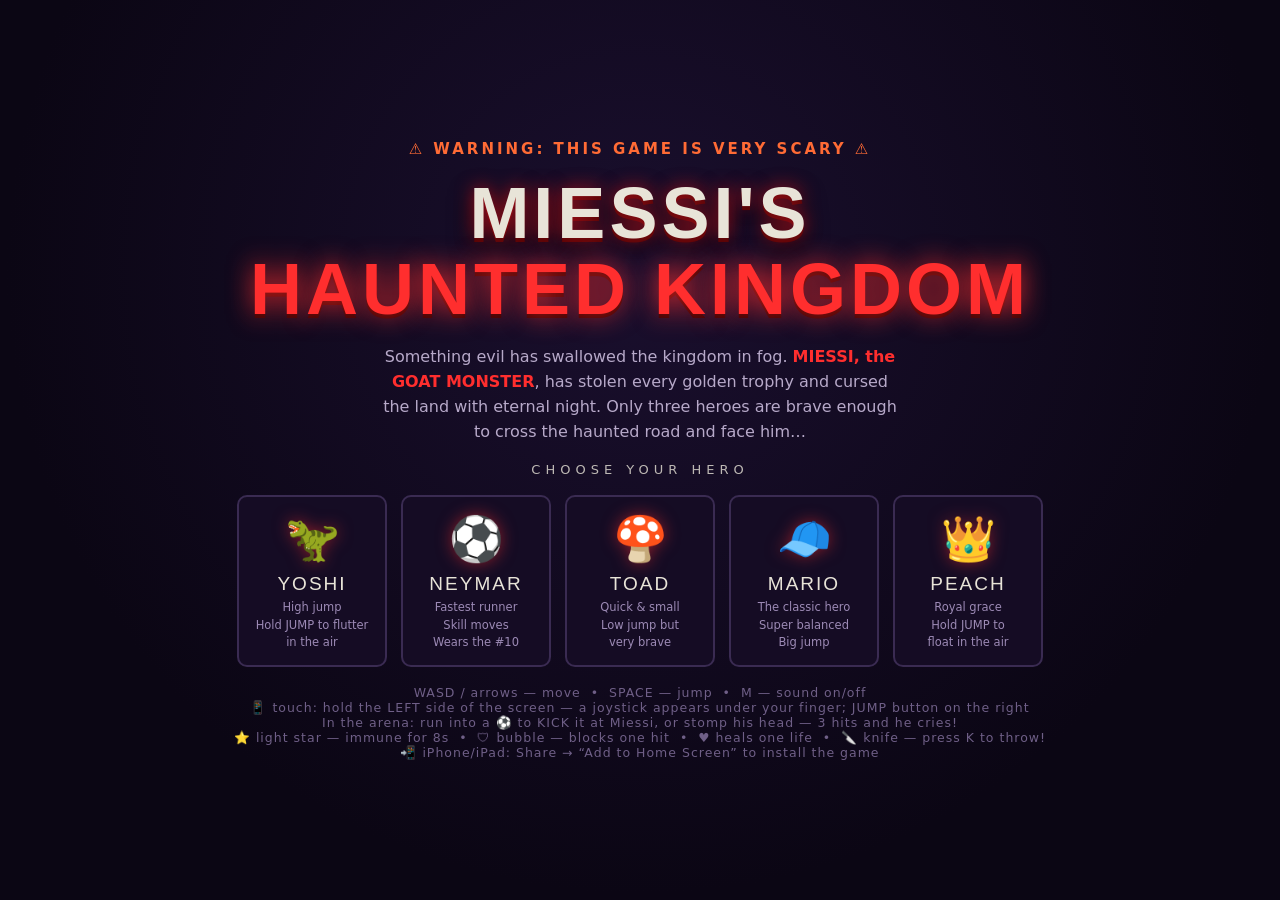
<file: app/src/main/assets/almaha/index.html>
<!doctype html>
<html lang="en">
<head>
<meta charset="utf-8">
<title>MIESSI'S HAUNTED KINGDOM</title>
<meta name="viewport" content="width=device-width,initial-scale=1,viewport-fit=cover,user-scalable=no">
<meta name="apple-mobile-web-app-capable" content="yes">
<meta name="mobile-web-app-capable" content="yes">
<meta name="apple-mobile-web-app-status-bar-style" content="black-translucent">
<meta name="apple-mobile-web-app-title" content="MIESSI">
<meta name="theme-color" content="#0b0614">
<link rel="manifest" href="manifest.webmanifest">
<style>
  :root{
    --void:#0b0614; --blood:#c1121f; --ember:#ff6b35; --bone:#e8e4d8; --fog:#241b33; --moon:#ff2e2e;
  }
  *{margin:0;padding:0;box-sizing:border-box}
  html,body{height:100%;overflow:hidden;background:var(--void);font-family:"Segoe UI",system-ui,sans-serif;
    -webkit-user-select:none;user-select:none;touch-action:none}
  #game{display:block;width:100vw;height:100vh;height:100dvh}
  .overlay{position:fixed;inset:0;display:flex;flex-direction:column;align-items:center;justify-content:center;
    gap:18px;background:radial-gradient(ellipse at 50% 30%, #1a0f2e 0%, #0b0614 70%);z-index:10;padding:20px;text-align:center}
  .hidden{display:none !important}
  h1.title{font-family:Impact,Haettenschweiler,"Arial Black",sans-serif;
    font-size:clamp(34px,7vw,72px);letter-spacing:4px;color:var(--bone);line-height:1.05;
    text-shadow:0 0 18px rgba(193,18,31,.9), 0 4px 0 #4a0505, 0 8px 24px #000;text-wrap:balance}
  h1.title .red{color:var(--moon);text-shadow:0 0 26px rgba(255,46,46,.95),0 4px 0 #300}
  .warn{color:var(--ember);font-weight:700;letter-spacing:3px;font-size:clamp(11px,2vw,15px);text-transform:uppercase;
    animation:flick 2.4s infinite}
  @keyframes flick{0%,100%{opacity:1}45%{opacity:1}50%{opacity:.25}55%{opacity:1}72%{opacity:.4}76%{opacity:1}}
  .story{max-width:520px;color:#b7a9c9;font-size:clamp(13px,2.2vw,16px);line-height:1.55}
  .story b{color:var(--moon)}
  .pick{color:var(--bone);letter-spacing:5px;font-size:13px;text-transform:uppercase;opacity:.8}
  .chars{display:flex;gap:14px;flex-wrap:wrap;justify-content:center}
  .card{width:150px;padding:16px 12px 14px;background:#150c24;border:2px solid #3a2b52;border-radius:10px;cursor:pointer;
    transition:transform .15s,border-color .15s,box-shadow .15s;color:var(--bone)}
  .card:hover,.card:focus-visible{transform:translateY(-6px);border-color:var(--blood);box-shadow:0 0 24px rgba(193,18,31,.55);outline:none}
  .card .face{font-size:44px;filter:drop-shadow(0 0 8px rgba(255,46,46,.5))}
  .card .nm{font-family:Impact,"Arial Black",sans-serif;letter-spacing:2px;font-size:19px;margin:8px 0 4px}
  .card .st{font-size:11.5px;color:#9c8ab5;line-height:1.5}
  .ctrl{color:#6f5f87;font-size:12.5px;letter-spacing:1px}
  #hud{position:fixed;top:12px;left:14px;z-index:5;color:var(--bone);font-family:Impact,"Arial Black",sans-serif;
    letter-spacing:2px;font-size:20px;text-shadow:0 2px 6px #000;display:none;pointer-events:none}
  #hearts{color:var(--moon);font-size:24px;text-shadow:0 0 10px rgba(255,46,46,.8)}
  #coins{color:#ffd23f;margin-top:2px}
  #power{color:#ffe98a;margin-top:2px;font-size:17px;text-shadow:0 0 12px rgba(255,220,80,.9)}
  #bossbar{position:fixed;top:14px;left:50%;transform:translateX(-50%);width:min(420px,70vw);z-index:5;display:none;pointer-events:none}
  #bossbar .lbl{text-align:center;font-family:Impact,"Arial Black",sans-serif;letter-spacing:4px;color:var(--moon);
    font-size:17px;text-shadow:0 0 12px rgba(255,46,46,.9);margin-bottom:4px}
  #bossbar .tr{height:12px;background:#1c0b12;border:1.5px solid #5c0a14;border-radius:6px;overflow:hidden}
  #bossbar .fl{height:100%;width:100%;background:linear-gradient(90deg,#7a0713,var(--moon));transition:width .3s}
  #msg{position:fixed;left:0;right:0;top:26%;text-align:center;z-index:5;pointer-events:none;
    font-family:Impact,"Arial Black",sans-serif;letter-spacing:5px;color:var(--moon);
    font-size:clamp(22px,5vw,44px);text-shadow:0 0 22px rgba(255,46,46,.9),0 4px 12px #000;opacity:0;transition:opacity .5s}
  /* floating touch controls: virtual joystick (left) + jump button (right) */
  #joy{position:fixed;width:128px;height:128px;border-radius:50%;z-index:7;display:none;pointer-events:none;
    border:2px solid rgba(232,228,216,.35);background:rgba(232,228,216,.06)}
  #joyKnob{position:absolute;left:50%;top:50%;width:56px;height:56px;border-radius:50%;
    background:rgba(232,228,216,.35);border:2px solid rgba(232,228,216,.55);transform:translate(-50%,-50%);
    box-shadow:0 0 14px rgba(0,0,0,.5)}
  #jumpBtn{position:fixed;right:calc(20px + env(safe-area-inset-right));bottom:calc(28px + env(safe-area-inset-bottom));
    width:96px;height:96px;border-radius:50%;z-index:7;display:none;align-items:center;justify-content:center;
    background:rgba(193,18,31,.38);border:2.5px solid rgba(255,90,100,.65);color:var(--bone);
    font-family:Impact,"Arial Black",sans-serif;font-size:21px;letter-spacing:2px;text-shadow:0 2px 6px #000;
    touch-action:none;-webkit-user-select:none;user-select:none}
  #jumpBtn.on{background:rgba(255,46,46,.6)}
  @media(pointer:coarse){#jumpBtn{display:flex}}
  #knifeBtn{position:fixed;right:calc(34px + env(safe-area-inset-right));bottom:calc(138px + env(safe-area-inset-bottom));
    width:68px;height:68px;border-radius:50%;z-index:7;display:none;align-items:center;justify-content:center;
    background:rgba(120,140,220,.3);border:2.5px solid rgba(190,205,255,.6);font-size:30px;
    touch-action:none;-webkit-user-select:none;user-select:none}
  #knifeBtn:active{background:rgba(190,205,255,.5)}
  .endstats{color:#b7a9c9;font-size:15px;letter-spacing:1px}
  button.big{font-family:Impact,"Arial Black",sans-serif;letter-spacing:3px;font-size:19px;padding:13px 34px;cursor:pointer;
    background:var(--blood);color:var(--bone);border:none;border-radius:8px;box-shadow:0 0 20px rgba(193,18,31,.6)}
  button.big:hover{background:var(--moon)}
</style>
<link rel="apple-touch-icon" href="apple-touch-icon.png">
<link rel="icon" type="image/png" sizes="192x192" href="icon-192.png">
</head>
<body>

<canvas id="game"></canvas>

<div id="hud"><div id="hearts"></div><div id="coins"></div><div id="power"></div></div>
<div id="bossbar"><div class="lbl">☠ MIESSI, THE GOAT MONSTER ☠</div><div class="tr"><div class="fl" id="bossfl"></div></div></div>
<div id="msg"></div>

<div id="menu" class="overlay">
  <div class="warn">⚠ warning: this game is VERY scary ⚠</div>
  <h1 class="title">MIESSI'S<br><span class="red">HAUNTED KINGDOM</span></h1>
  <p class="story">Something evil has swallowed the kingdom in fog. <b>MIESSI, the GOAT MONSTER</b>, has stolen
    every golden trophy and cursed the land with eternal night. Only three heroes are brave enough to cross
    the haunted road and face him…</p>
  <div class="pick">choose your hero</div>
  <div class="chars">
    <div class="card" tabindex="0" data-c="yoshi"><div class="face">🦖</div><div class="nm">YOSHI</div>
      <div class="st">High jump<br>Hold JUMP to flutter<br>in the air</div></div>
    <div class="card" tabindex="0" data-c="neymar"><div class="face">⚽</div><div class="nm">NEYMAR</div>
      <div class="st">Fastest runner<br>Skill moves<br>Wears the #10</div></div>
    <div class="card" tabindex="0" data-c="toad"><div class="face">🍄</div><div class="nm">TOAD</div>
      <div class="st">Quick &amp; small<br>Low jump but<br>very brave</div></div>
    <div class="card" tabindex="0" data-c="mario"><div class="face">🧢</div><div class="nm">MARIO</div>
      <div class="st">The classic hero<br>Super balanced<br>Big jump</div></div>
    <div class="card" tabindex="0" data-c="peach"><div class="face">👑</div><div class="nm">PEACH</div>
      <div class="st">Royal grace<br>Hold JUMP to<br>float in the air</div></div>
  </div>
  <div class="ctrl">WASD / arrows — move &nbsp;•&nbsp; SPACE — jump &nbsp;•&nbsp; M — sound on/off<br>
    📱 touch: hold the LEFT side of the screen — a joystick appears under your finger; JUMP button on the right<br>
    In the arena: run into a ⚽ to KICK it at Miessi, or stomp his head — 3 hits and he cries!<br>
    ⭐ light star — immune for 8s &nbsp;•&nbsp; 🛡 bubble — blocks one hit &nbsp;•&nbsp; ♥ heals one life &nbsp;•&nbsp; 🔪 knife — press K to throw!<br>
    📲 iPhone/iPad: Share → “Add to Home Screen” to install the game</div>
</div>

<div id="over" class="overlay hidden">
  <h1 class="title"><span class="red">YOU GOT</span><br>MIESSI'D</h1>
  <div class="endstats" id="overstats"></div>
  <button class="big" onclick="location.reload()">TRY AGAIN… IF YOU DARE</button>
</div>

<div id="win" class="overlay hidden">
  <h1 class="title">THE KINGDOM<br><span class="red">IS SAVED!</span></h1>
  <p class="story">Miessi melted. Dark Toad let in 3 goals. Shadow Mario is free from the curse.<br>The blood moon cracks, the fog lifts, the trophies are free… <b>for now.</b></p>
  <div class="endstats" id="winstats"></div>
  <button class="big" onclick="location.reload()">PLAY AGAIN</button>
</div>

<div id="lvl2" class="overlay hidden">
  <h1 class="title">LEVEL 2<br><span class="red">THE CURSED STADIUM</span></h1>
  <p class="story">Miessi melted into the fog… but far away, haunted floodlights flicker on.
    <b>DARK TOAD, the cursed goalkeeper</b>, guards the ghost goal.<br>
    Kick the ⚽ past his dives — <b>score 3 GOALS</b> to break the curse forever!</p>
  <button class="big" id="lvl2btn">⚽ ENTER THE STADIUM</button>
</div>

<div id="lvl3" class="overlay hidden">
  <h1 class="title">LEVEL 3<br><span class="red">THE NIGHTMARE CASTLE</span></h1>
  <p class="story">The stadium falls silent… and castle gates creak open. The curse found a new body:
    <b>SHADOW MARIO, the possessed hero</b> — and he <b>RUNS after everyone!</b><br>
    Kick the ⚽ at him, or dodge his super-charge so he <b>CRASHES into a pillar</b> and stomp his head — 3 hits!<br>
    <b>Peach, Neymar and Yoshi</b> are the only heroes brave enough to face him.</p>
  <button class="big" id="lvl3btn">🏰 ENTER THE CASTLE</button>
</div>

<div id="joy"><div id="joyKnob"></div></div>
<div id="jumpBtn">JUMP</div>
<div id="knifeBtn">🔪</div>

<script>
'use strict';
const cv=document.getElementById('game'),cx=cv.getContext('2d');
let W=0,H=0,FOV=0;
function resize(){W=cv.width=innerWidth;H=cv.height=innerHeight;FOV=H*1.15;}
addEventListener('resize',resize);resize();

// ---------- colors ----------
const SKY=[11,6,20], FOGC=[26,15,40];
function mix(a,b,t){return [a[0]+(b[0]-a[0])*t, a[1]+(b[1]-a[1])*t, a[2]+(b[2]-a[2])*t];}
function css(c){return `rgb(${c[0]|0},${c[1]|0},${c[2]|0})`;}
function shade(c,f){return [c[0]*f,c[1]*f,c[2]*f];}

// ---------- camera / projection ----------
const cam={x:0,y:7,z:-13};
const PITCH=0.34, SP=Math.sin(-PITCH), CP=Math.cos(-PITCH);
let shake=0;
function toCam(x,y,z){
  const dx=x-cam.x, dy=y-cam.y, dz=z-cam.z;
  return {x:dx, y:dy*CP-dz*SP, z:dy*SP+dz*CP};
}
function proj(p){const s=FOV/p.z;return {x:W/2+p.x*s+shakeX, y:H/2-p.y*s+shakeY, s:s};}
let shakeX=0,shakeY=0;
const FOG0=26, FOG1=78, CULL=95;
function fogT(z){return Math.min(1,Math.max(0,(z-FOG0)/(FOG1-FOG0)));}

// ---------- audio ----------
let AC=null, muted=false, ambGain=null;
function initAudio(){
  if(AC){AC.resume();return;}
  AC=new (window.AudioContext||window.webkitAudioContext)();
  AC.resume(); // some browsers start suspended even after a click
  ambGain=AC.createGain(); ambGain.gain.value=1; ambGain.connect(AC.destination);
  // low haunted drone
  const g=AC.createGain(); g.gain.value=0.05; g.connect(ambGain);
  const lp=AC.createBiquadFilter(); lp.type='lowpass'; lp.frequency.value=180; lp.connect(g);
  [55,55.8,110.3].forEach(f=>{const o=AC.createOscillator();o.type='sawtooth';o.frequency.value=f;o.connect(lp);o.start();});
  const lfo=AC.createOscillator(), lg=AC.createGain(); lfo.frequency.value=0.13; lg.gain.value=0.025;
  lfo.connect(lg); lg.connect(g.gain); lfo.start();
  // soft rain hiss, looping
  const n=AC.sampleRate*2, buf=AC.createBuffer(1,n,AC.sampleRate), d=buf.getChannelData(0);
  for(let i=0;i<n;i++)d[i]=Math.random()*2-1;
  const src=AC.createBufferSource(); src.buffer=buf; src.loop=true;
  const hp=AC.createBiquadFilter(); hp.type='highpass'; hp.frequency.value=2600;
  const rg=AC.createGain(); rg.gain.value=0.014;
  src.connect(hp); hp.connect(rg); rg.connect(ambGain); src.start();
}
function sfx(f0,f1,dur,type,vol){
  if(!AC||muted)return; const t=AC.currentTime;
  const o=AC.createOscillator(),g=AC.createGain();
  o.type=type||'square'; o.frequency.setValueAtTime(f0,t); o.frequency.exponentialRampToValueAtTime(Math.max(f1,1),t+dur);
  g.gain.setValueAtTime(vol||0.12,t); g.gain.exponentialRampToValueAtTime(0.001,t+dur);
  o.connect(g); g.connect(AC.destination); o.start(t); o.stop(t+dur+.02);
}
function noiseBurst(dur,freq,vol){
  if(!AC||muted)return; const t=AC.currentTime, n=AC.sampleRate*dur, buf=AC.createBuffer(1,n,AC.sampleRate), d=buf.getChannelData(0);
  for(let i=0;i<n;i++)d[i]=(Math.random()*2-1)*(1-i/n);
  const s=AC.createBufferSource(); s.buffer=buf;
  const f=AC.createBiquadFilter(); f.type='lowpass'; f.frequency.value=freq;
  const g=AC.createGain(); g.gain.setValueAtTime(vol,t); g.gain.exponentialRampToValueAtTime(0.001,t+dur);
  s.connect(f); f.connect(g); g.connect(AC.destination); s.start(t);
}
const S={
  jump:()=>sfx(330,660,0.14,'square',0.08),
  flutter:()=>sfx(500,560,0.06,'square',0.04),
  coin:()=>{sfx(988,988,0.07,'square',0.07);setTimeout(()=>sfx(1319,1319,0.18,'square',0.07),70);},
  hurt:()=>sfx(220,60,0.35,'sawtooth',0.16),
  stomp:()=>{sfx(160,50,0.25,'square',0.2);noiseBurst(0.15,900,0.2);},
  roar:()=>{sfx(140,45,1.1,'sawtooth',0.25);noiseBurst(1.0,300,0.3);},
  thunder:()=>noiseBurst(1.4,220,0.35),
  wail:()=>sfx(520,290,1.2,'sine',0.05),
  kick:()=>{sfx(90,40,0.2,'sine',0.25);noiseBurst(0.1,1200,0.12);},
  thump:v=>sfx(62,38,0.16,'sine',v),
  win:()=>{[523,659,784,1047].forEach((f,i)=>setTimeout(()=>sfx(f,f,0.3,'square',0.1),i*160));},
  star:()=>{[660,784,988,1319,1568].forEach((f,i)=>setTimeout(()=>sfx(f,f,0.12,'square',0.08),i*70));},
  heart:()=>{sfx(440,660,0.22,'sine',0.12);setTimeout(()=>sfx(660,880,0.25,'sine',0.1),120);},
  shieldUp:()=>sfx(280,520,0.3,'sine',0.11),
  shieldBreak:()=>{noiseBurst(0.3,1600,0.22);sfx(520,140,0.3,'square',0.12);},
  ghostDie:()=>sfx(750,110,0.5,'sawtooth',0.1),
  pop:()=>{noiseBurst(0.08,2000,0.15);sfx(900,300,0.1,'square',0.08);},
  pkick:()=>{sfx(180,60,0.18,'sine',0.24);noiseBurst(0.08,1500,0.15);},
  cry:()=>{sfx(560,320,0.5,'sine',0.13);setTimeout(()=>sfx(500,260,0.55,'sine',0.13),380);
    setTimeout(()=>sfx(440,220,0.6,'sine',0.11),800);},
  knifeT:()=>{noiseBurst(0.06,3200,0.1);sfx(900,300,0.12,'square',0.06);},
  land:()=>{noiseBurst(0.07,500,0.12);sfx(140,80,0.08,'sine',0.1);},
  goal:()=>{noiseBurst(0.9,900,0.25);[659,784,988,1319].forEach((f,i)=>setTimeout(()=>sfx(f,f,0.18,'square',0.1),i*90));},
  checkpoint:()=>{sfx(523,523,0.12,'square',0.08);setTimeout(()=>sfx(784,784,0.22,'square',0.08),110);},
  select:()=>{sfx(392,392,0.1,'square',0.09);setTimeout(()=>sfx(587,587,0.16,'square',0.09),90);},
  lose:()=>{[392,330,262,196].forEach((f,i)=>setTimeout(()=>sfx(f,f*0.94,0.32,'sawtooth',0.11),i*260));}
};

// ---------- input ----------
const keys={};
const KM={ArrowLeft:'left',ArrowRight:'right',ArrowUp:'up',ArrowDown:'down',KeyA:'left',KeyD:'right',KeyW:'up',KeyS:'down',Space:'jump'};
function throwKnife(){
  if(state!=='play'||P.knives<=0)return;
  P.knives--;
  let dx=0,dy=0,dz=1;
  if(boss.active&&!boss.dead){ // auto-aim at the boss
    const ty=boss.type==='toad'?2.2:2.2*boss.crouch;
    dx=boss.x-P.x; dy=(boss.y+ty)-(P.y+1); dz=boss.z-P.z;
    const m=Math.hypot(dx,dy,dz)||1; dx/=m;dy/=m;dz/=m;
  }
  knives.push({x:P.x,y:P.y+1,z:P.z+0.3,vx:dx*0.55,vy:dy*0.55,vz:dz*0.55,life:110,spin:0});
  S.knifeT();
}
addEventListener('keydown',e=>{
  const k=KM[e.code];if(k){keys[k]=true;e.preventDefault();}
  if(e.code==='KeyK')throwKnife();
  if(e.code==='KeyM'){
    muted=!muted;
    if(ambGain)ambGain.gain.value=muted?0:1;
    showMsg(muted?'🔇 SOUND OFF':'🔊 SOUND ON',60);
  }
});
addEventListener('keyup',e=>{const k=KM[e.code];if(k)keys[k]=false;});
// floating virtual joystick: touch anywhere on the left side and it appears there
const joyE=document.getElementById('joy'), knobE=document.getElementById('joyKnob'),
  jumpE=document.getElementById('jumpBtn'), knifeE=document.getElementById('knifeBtn');
const COARSE=matchMedia('(pointer:coarse)').matches;
knifeE.addEventListener('touchstart',e=>{e.preventDefault();throwKnife();},{passive:false});
const joy={x:0,y:0,id:null,bx:0,by:0};
const JOY_R=48;
function joySet(tx,ty){
  let dx=tx-joy.bx, dy=ty-joy.by; const m=Math.hypot(dx,dy);
  if(m>JOY_R){dx*=JOY_R/m; dy*=JOY_R/m;}
  joy.x=dx/JOY_R; joy.y=dy/JOY_R;
  knobE.style.transform=`translate(calc(-50% + ${dx}px), calc(-50% + ${dy}px))`;
}
document.addEventListener('touchstart',e=>{
  if(state!=='play')return; // menus keep normal taps
  for(const t of e.changedTouches){
    if(t.target===jumpE||t.target===knifeE)continue;
    if(joy.id===null && t.clientX<innerWidth*0.6){
      joy.id=t.identifier; joy.bx=t.clientX; joy.by=t.clientY;
      joyE.style.left=(t.clientX-64)+'px'; joyE.style.top=(t.clientY-64)+'px'; joyE.style.display='block';
      joySet(t.clientX,t.clientY); e.preventDefault();
    }
  }
},{passive:false});
document.addEventListener('touchmove',e=>{
  for(const t of e.changedTouches)
    if(t.identifier===joy.id){joySet(t.clientX,t.clientY);e.preventDefault();}
},{passive:false});
const joyEnd=e=>{
  for(const t of e.changedTouches)
    if(t.identifier===joy.id){joy.id=null;joy.x=joy.y=0;joyE.style.display='none';}
};
document.addEventListener('touchend',joyEnd);
document.addEventListener('touchcancel',joyEnd);
jumpE.addEventListener('touchstart',e=>{e.preventDefault();keys.jump=true;jumpE.classList.add('on');},{passive:false});
jumpE.addEventListener('touchend',e=>{e.preventDefault();keys.jump=false;jumpE.classList.remove('on');});
jumpE.addEventListener('touchcancel',()=>{keys.jump=false;jumpE.classList.remove('on');});

// ---------- characters ----------
const CHARS={
  yoshi:{name:'YOSHI', spd:0.125, jump:0.37, flutter:true,
    body:[70,160,60], belly:[240,235,215], shoe:[230,110,40], extra:[200,40,40]},
  neymar:{name:'NEYMAR', spd:0.165, jump:0.33, flutter:false,
    body:[250,205,25], belly:[235,200,165], shoe:[240,240,240], extra:[30,30,30]},
  toad:{name:'TOAD', spd:0.148, jump:0.32, flutter:false,
    body:[80,110,220], belly:[240,235,220], shoe:[180,60,40], extra:[200,40,40]},
  mario:{name:'MARIO', spd:0.15, jump:0.35, flutter:false,
    body:[200,30,30], belly:[235,190,155], shoe:[90,50,30], extra:[40,70,190]},
  peach:{name:'PEACH', spd:0.135, jump:0.33, flutter:true,
    body:[240,120,180], belly:[240,200,170], shoe:[230,80,140], extra:[245,210,90]}
};
let charKey=null, CH=null;

// ---------- level ----------
// platform: {x,z,w,d,top, move?{range,speed,phase}}
const plats=[
  {x:0,z:2,w:12,d:14,top:0},
  {x:0,z:13,w:7,d:6,top:0},
  {x:2,z:20,w:6,d:6,top:0.5},
  {x:-2,z:27.5,w:6,d:6,top:1},
  {x:1.5,z:35,w:6.5,d:5.5,top:1.5},
  {x:-2,z:43,w:5,d:4.5,top:1.5,move:{range:3,speed:0.02,phase:0}},
  {x:0,z:52,w:10,d:8,top:0},         // checkpoint graveyard
  {x:-3,z:61,w:6,d:5,top:0.5},
  {x:3,z:68.5,w:6,d:5,top:1},
  {x:0,z:76,w:5,d:4.5,top:1.5},
  {x:0,z:84,w:10,d:8,top:0},         // checkpoint
  {x:-3,z:93,w:5,d:4.5,top:1,move:{range:3.5,speed:0.025,phase:2}},
  {x:3,z:100,w:6,d:5,top:1.25},
  {x:0,z:107.5,w:7,d:5,top:0.75},
  {x:0,z:118,w:12,d:10,top:0},       // castle gate checkpoint
  {x:0,z:137,w:26,d:28,top:0}        // BOSS ARENA
];
// split deep platforms into strips so painter's-algorithm depth sorting stays correct
for(let i=plats.length-1;i>=0;i--){
  const p=plats[i];
  if(p.d>6.5){
    const n=Math.ceil(p.d/6), sd=p.d/n, subs=[];
    for(let k=0;k<n;k++)subs.push({x:p.x,z:p.z-p.d/2+sd*(k+0.5),w:p.w,d:sd,top:p.top,move:p.move});
    plats.splice(i,1,...subs);
  }
}
const checkpoints=[{x:0,z:2},{x:0,z:52},{x:0,z:84},{x:0,z:118}];
const ARENA={z0:125,z1:150,x:12.4};
const BOSS_Z=143;

// decor boxes: {x,y,z,w,h,d,c}
const decor=[];
function grave(x,z){decor.push({x,y:0,z,w:0.9,h:1.4,d:0.3,c:[85,80,100]},{x,y:1.4,z,w:1.3,h:0.35,d:0.3,c:[70,66,84]});}
function tree(x,z){decor.push({x,y:0,z,w:0.5,h:4.5,d:0.5,c:[40,30,45]},
  {x:x-0.9,y:3.2,z,w:1.6,h:0.25,d:0.25,c:[40,30,45]},{x:x+0.8,y:3.9,z,w:1.4,h:0.22,d:0.22,c:[40,30,45]});}
function pillar(x,z){decor.push({x,y:0,z,w:1.4,h:7,d:1.4,c:[52,42,70]},{x,y:7,z,w:2,h:0.5,d:2,c:[42,32,58]});}
grave(-4.2,50);grave(-2.5,54);grave(3.6,51);grave(2.2,55);
tree(-5,4);tree(5,6);tree(-4,82.5);tree(4,86);grave(-3,116);grave(3.4,119.5);
pillar(-5,115);pillar(5,115);
pillar(-11,128);pillar(11,128);pillar(-11,148);pillar(11,148);
// arena back wall
decor.push({x:0,y:0,z:151.5,w:27,h:9,d:1.5,c:[38,28,54]});
decor.push({x:0,y:9,z:151.5,w:27,h:1,d:2,c:[52,10,18]});

// coins
const coins=[];
[[0,5],[0,7],[0,9],[0,12],[0,14],[2,18.5],[2,20],[2,21.5],[-2,26],[-2,28],[-2,30],[1.5,33.5],[1.5,35],[1.5,36.5],[-2,43],[0,49.5],[0,52],[0,54.5],[-3,60],[-3,62],[3,67],[3,70],[0,75],[0,77],[0,81.5],[0,84],[0,86.5],[-3,93],[3,99],[3,101],[0,106.5],[0,108.5],[0,114.5],[0,117],[0,119.5],[0,122]]
  .forEach(([x,z])=>coins.push({x,z,y:null,got:false,ph:Math.random()*6}));
coins.forEach(c=>{ // rest 1.2 above nearest platform top
  let best=null,bd=1e9; plats.forEach(p=>{const d=Math.abs(p.z-c.z)+Math.abs(p.x-c.x);if(d<bd){bd=d;best=p;}});
  c.y=best.top+1.3;
});

// ghosts
const ghosts=[[0,23],[2,39],[-3,58],[2,72],[-3,97],[2,112]].map(([x,z],i)=>({x,z,bx:x,bz:z,y:2.2,ph:i*1.7,mad:0,deadT:0}));

// power-up items: light star (immunity), shield bubble (blocks a hit), heart (heals)
const items=[
  {t:'heart',x:2,z:52},
  {t:'star',x:-3,z:61},
  {t:'shield',x:0,z:84},
  {t:'knife',x:-3,z:86},
  {t:'heart',x:0,z:107.5},
  {t:'star',x:0,z:121},
  {t:'knife',x:2,z:123}
].map(o=>Object.assign(o,{y:null,taken:false,ph:Math.random()*6}));
items.forEach(c=>{
  let best=null,bd=1e9; plats.forEach(p=>{const d=Math.abs(p.z-c.z)+Math.abs(p.x-c.x);if(d<bd){bd=d;best=p;}});
  c.y=best.top+1.4;
});

// ---------- entities ----------
const P={x:0,y:0,z:2,vx:0,vy:0,vz:0,onG:true,face:1,inv:0,flut:0,plat:null,star:0,shield:false,
  coyote:0,jbuf:0,pj:false,knives:0};
const MAXHP=25;
let hearts=MAXHP, coinCount=0, cpIdx=0, state='menu', frame=0, level=1;
const boss={x:0,z:BOSS_Z,y:0,hp:3,active:false,dead:0,flash:0,kickT:100,t:0,
  mode:'attack',kicks:0,stunT:0,crouch:1,cryT:0,type:'miessi'};
const balls=[];
// kickable soccer balls in the arena + balls flying at Miessi
const pballs=[{x:-6,z:135,cool:0,ph:0},{x:6,z:135,cool:0,ph:2},{x:0,z:139.5,cool:0,ph:4}];
const kballs=[];
// level 3 castle pillars — Shadow Mario crashes into these
const PIL3=[{x:-6,z:305},{x:6,z:305},{x:-6,z:319},{x:6,z:319}];
// thrown magic knives
const knives=[];

// rain
const rain=Array.from({length:70},()=>({x:Math.random(),y:Math.random(),s:0.9+Math.random()*0.8,l:14+Math.random()*22}));
let lightT=240, flash=0;

// ---------- HUD ----------
const hudE=document.getElementById('hud'),heartsE=document.getElementById('hearts'),coinsE=document.getElementById('coins'),
  powerE=document.getElementById('power'),
  bossbarE=document.getElementById('bossbar'),bossflE=document.getElementById('bossfl'),msgE=document.getElementById('msg');
function updHUD(){
  heartsE.textContent='♥ '+hearts+' / '+MAXHP;
  coinsE.textContent='💰 '+coinCount+' / '+coins.length;
  coinsE.style.color='#ffd23f';
}
let msgT=0;
function showMsg(t,dur){msgE.textContent=t;msgE.style.opacity=1;msgT=dur||150;}

// ---------- start ----------
document.querySelectorAll('.card').forEach(c=>{
  const go=()=>{
    charKey=c.dataset.c; CH=CHARS[charKey];
    document.getElementById('menu').classList.add('hidden');
    hudE.style.display='block'; updHUD(); initAudio(); S.select();
    state='play'; showMsg('FIND MIESSI… IF YOU DARE',210);
  };
  c.addEventListener('click',go);
  c.addEventListener('keydown',e=>{if(e.key==='Enter'||e.key===' ')go();});
});
document.getElementById('lvl2btn').addEventListener('click',()=>{
  document.getElementById('lvl2').classList.add('hidden');
  setupLevel2();
});
document.getElementById('lvl3btn').addEventListener('click',()=>{
  document.getElementById('lvl3').classList.add('hidden');
  setupLevel3();
});

// ---------- game logic ----------
function hurt(fall){
  if(!fall){
    if(P.star>0||P.inv>0)return;               // light star / mercy frames: immune
    if(P.shield){P.shield=false;P.inv=60;S.shieldBreak();shake=8;
      showMsg('THE BUBBLE SAVED YOU!',80);return;}
  }
  hearts--; updHUD(); S.hurt(); shake=14;
  if(hearts<=0){gameOver();return;}
  if(fall){const cp=checkpoints[cpIdx];P.x=cp.x;P.z=cp.z;P.y=3;P.vx=P.vy=P.vz=0;P.inv=90;}
  else{P.inv=90;P.vy=0.22;P.vz=-0.25;}
}
function gameOver(){
  state='over';
  document.getElementById('overstats').textContent=`${CH.name} was lost in the fog with ${coinCount} coins…`;
  setTimeout(()=>document.getElementById('over').classList.remove('hidden'),600);
  S.roar(); setTimeout(()=>S.lose(),700);
}
function damageBoss(){
  boss.hp--; boss.flash=26; boss.cryT=170; shake=16;
  boss.mode='attack'; boss.kickT=150; boss.kicks=0;
  bossflE.style.width=(boss.hp/3*100)+'%';
  if(boss.hp<=0){
    boss.dead=1;bossbarE.style.display='none';kballs.length=0;
    showMsg('MIESSI CRIES AND MELTS AWAY!',200);S.roar();winGame();
  }else{
    S.cry();
    showMsg(boss.hp===2?'MIESSI IS CRYING! 😭':'MIESSI IS CRYING SO HARD!! 😭😭',120);
  }
}
function goalScored(){
  boss.hp--; boss.flash=26; boss.cryT=160; boss.saves=0; boss.tired=0; shake=14; S.goal();
  bossflE.style.width=(boss.hp/3*100)+'%';
  if(boss.hp<=0){
    boss.dead=1; bossbarE.style.display='none'; kballs.length=0; balls.length=0;
    showMsg('GOOOAL! DARK TOAD IS DEFEATED!',220); winGame();
  }else{
    showMsg(boss.hp===2?'⚽ GOOOOAL! 1 × 0 — HE IS CRYING!':'⚽ GOOOOAL! 2 × 0 — ONE MORE!',140);
  }
}
function winGame(){
  if(level===1){
    state='inter'; S.win();
    setTimeout(()=>document.getElementById('lvl2').classList.remove('hidden'),1400);
    return;
  }
  if(level===2){
    state='inter'; S.win();
    setTimeout(()=>document.getElementById('lvl3').classList.remove('hidden'),1400);
    return;
  }
  state='win'; S.win();
  document.getElementById('winstats').textContent=`${CH.name} saved the kingdom with ${coinCount} coins and ${hearts} ♥ left!`;
  setTimeout(()=>document.getElementById('win').classList.remove('hidden'),1400);
}
function setupLevel2(){
  level=2; state='play';
  // build the cursed stadium
  plats.length=0; decor.length=0; coins.length=0; ghosts.length=0;
  items.length=0; balls.length=0; kballs.length=0; knives.length=0;
  for(let k=0;k<9;k++)plats.push({x:0,z:203+k*6,w:26,d:6,top:0});       // pitch (z 200..254)
  for(let k=0;k<9;k++){                                                  // stands
    decor.push({x:-15,y:0,z:203+k*6,w:3,h:6,d:6,c:[26,20,36]});
    decor.push({x:15,y:0,z:203+k*6,w:3,h:6,d:6,c:[26,20,36]});
  }
  decor.push({x:-5,y:0,z:250,w:0.5,h:4.2,d:0.5,c:[222,222,228]});        // goal posts
  decor.push({x:5,y:0,z:250,w:0.5,h:4.2,d:0.5,c:[222,222,228]});
  decor.push({x:0,y:4.2,z:250,w:10.6,h:0.5,d:0.5,c:[222,222,228]});      // crossbar
  decor.push({x:0,y:0,z:252.6,w:14,h:5.6,d:0.8,c:[28,22,40]});           // net wall
  [-13,13].forEach(x=>[207,247].forEach(z=>{                             // floodlights
    decor.push({x,y:0,z,w:0.8,h:10,d:0.8,c:[42,36,54]});
    decor.push({x,y:10,z,w:2.6,h:0.8,d:0.9,c:[230,220,180]});
  }));
  decor.push({x:0,y:0.02,z:227,w:26,h:0.05,d:0.25,c:[130,150,130]});     // halfway line
  decor.push({x:0,y:0.02,z:243.5,w:13,h:0.05,d:0.25,c:[130,150,130]});   // penalty box
  pballs.length=0;
  pballs.push({x:-6,z:226,cool:0,ph:0},{x:6,z:226,cool:0,ph:2},{x:0,z:219,cool:0,ph:4});
  items.push({t:'heart',x:-9,z:210,y:1.4,taken:false,ph:0},
             {t:'star',x:9,z:210,y:1.4,taken:false,ph:2},
             {t:'shield',x:0,z:207,y:1.4,taken:false,ph:4},
             {t:'knife',x:0,z:213,y:1.4,taken:false,ph:1});
  [[0,206],[0,209],[-4,214],[4,214],[0,232]].forEach(([x,z])=>coins.push({x,z,y:1.3,got:false,ph:Math.random()*6}));
  // no ghosts in the stadium — just you and the keeper
  checkpoints.length=0; checkpoints.push({x:0,z:204}); cpIdx=0;
  // player + camera
  P.x=0;P.z=204;P.y=2;P.vx=P.vy=P.vz=0;P.inv=150;P.star=0;P.shield=false;
  cam.x=0;cam.y=8;cam.z=191;
  // DARK TOAD takes the goal
  boss.type='toad'; boss.x=0; boss.z=247.5; boss.y=0; boss.hp=3;
  boss.active=true; boss.dead=0; boss.flash=0; boss.cryT=0; boss.kickT=140; boss.crouch=1; boss.t=0;
  boss.tired=0; boss.saves=0;
  document.querySelector('#bossbar .lbl').textContent='☠ DARK TOAD, THE CURSED KEEPER ☠';
  bossbarE.style.display='block'; bossflE.style.width='100%';
  updHUD(); S.roar(); shake=18;
  showMsg('LEVEL 2 — SCORE 3 GOALS! SHOOT WHERE HE ISN\'T! ⚽',280);
}
function dmgMario(){
  boss.hp--; boss.flash=26; boss.cryT=150; shake=16;
  boss.m3='chase'; boss.t3=260;
  bossflE.style.width=(boss.hp/3*100)+'%';
  if(boss.hp<=0){
    boss.dead=1; bossbarE.style.display='none'; balls.length=0;
    showMsg('SHADOW MARIO IS FREE FROM THE CURSE!',220); S.roar(); winGame();
  }else{
    S.cry();
    showMsg(boss.hp===2?'SHADOW MARIO IS CRYING! 😭':'ONE MORE STOMP!! 😭😭',120);
  }
}
function setupLevel3(){
  level=3; state='play';
  // Mario is possessed and Toad is still dizzy — Peach, Neymar & Yoshi carry on
  let swapped=null;
  if(charKey==='mario'){charKey='peach';CH=CHARS.peach;swapped='PEACH';}
  else if(charKey==='toad'){charKey='yoshi';CH=CHARS.yoshi;swapped='YOSHI';}
  // build the nightmare castle courtyard
  plats.length=0; decor.length=0; coins.length=0; ghosts.length=0;
  items.length=0; balls.length=0; kballs.length=0; pballs.length=0; knives.length=0;
  pballs.push({x:-10,z:308,cool:0,ph:0},{x:10,z:308,cool:0,ph:2},{x:0,z:302,cool:0,ph:4});
  for(let k=0;k<6;k++)plats.push({x:0,z:298+k*5.5,w:27,d:5.5,top:0}); // z 295..328
  for(let k=0;k<6;k++){ // castle walls
    decor.push({x:-14.6,y:0,z:298+k*5.5,w:2,h:7,d:5.5,c:[38,32,50]});
    decor.push({x:14.6,y:0,z:298+k*5.5,w:2,h:7,d:5.5,c:[38,32,50]});
  }
  decor.push({x:0,y:0,z:330.5,w:31,h:8,d:2,c:[38,32,50]});           // back wall
  decor.push({x:0,y:8,z:330.5,w:31,h:0.8,d:2.4,c:[52,10,18]});
  PIL3.forEach(pl=>{ // crash pillars
    decor.push({x:pl.x,y:0,z:pl.z,w:1.6,h:6.5,d:1.6,c:[72,62,88]});
    decor.push({x:pl.x,y:6.5,z:pl.z,w:2.3,h:0.5,d:2.3,c:[54,46,68]});
  });
  [-8,8].forEach(x=>{ // torches
    decor.push({x,y:0,z:329,w:0.4,h:4,d:0.4,c:[52,42,42]});
    decor.push({x,y:4,z:329,w:0.7,h:0.55,d:0.7,c:[255,140,40]},{x,y:4.5,z:329,w:0.45,h:0.4,d:0.45,c:[255,220,90]});
  });
  items.push({t:'heart',x:-10.5,z:299,y:1.4,taken:false,ph:0},
             {t:'shield',x:10.5,z:299,y:1.4,taken:false,ph:2},
             {t:'heart',x:-10.5,z:325,y:1.4,taken:false,ph:3},
             {t:'star',x:10.5,z:325,y:1.4,taken:false,ph:4},
             {t:'knife',x:0,z:312,y:1.4,taken:false,ph:1});
  [[0,302],[0,312],[0,322],[-9,312],[9,312]].forEach(([x,z])=>coins.push({x,z,y:1.3,got:false,ph:Math.random()*6}));
  checkpoints.length=0; checkpoints.push({x:0,z:299}); cpIdx=0;
  P.x=0;P.z=299;P.y=2;P.vx=P.vy=P.vz=0;P.inv=150;P.star=0;P.shield=false;
  cam.x=0;cam.y=8;cam.z=286;
  // SHADOW MARIO enters
  boss.type='mario'; boss.x=0; boss.z=322; boss.y=0; boss.hp=3;
  boss.active=true; boss.dead=0; boss.flash=0; boss.cryT=0; boss.crouch=1; boss.t=0;
  boss.m3='chase'; boss.t3=260; boss.cvx=0; boss.cvz=0;
  document.querySelector('#bossbar .lbl').textContent='☠ SHADOW MARIO, THE POSSESSED HERO ☠';
  bossbarE.style.display='block'; bossflE.style.width='100%';
  updHUD(); S.roar(); shake=20;
  showMsg(swapped?('MARIO IS POSSESSED — '+swapped+' TAKES OVER! KICK THE ⚽!'):'LEVEL 3 — KICK THE ⚽ AT HIM, OR MAKE HIM CRASH!',300);
}

function update(dt){
  frame+=dt;
  // moving platforms
  plats.forEach(p=>{if(p.move){const nx=p.x0!==undefined?p.x0:(p.x0=p.x);
    const prev=p.x; p.x=nx+Math.sin(frame*p.move.speed+p.move.phase)*p.move.range; p.dx=p.x-prev;}});
  if(state!=='play')return;

  const spd=CH.spd, acc=0.02*dt;
  // unified input: keyboard (digital) or floating joystick (analog)
  let ix=(keys.left?-1:0)+(keys.right?1:0);
  let iz=(keys.up?1:0)+(keys.down?-0.8:0);
  if(joy.id!==null){ix=joy.x; iz=-joy.y;}
  if(ix){const t=Math.max(-1,Math.min(1,ix))*spd; P.vx+=Math.max(-acc,Math.min(acc,t-P.vx));}
  else P.vx*=Math.pow(0.8,dt);
  if(iz){const t=Math.max(-1,Math.min(1,iz))*spd; P.vz+=Math.max(-acc,Math.min(acc,t-P.vz));}
  else P.vz*=Math.pow(0.8,dt);
  if(Math.abs(P.vx)>0.02)P.face=Math.sign(P.vx);

  // forgiving jumps: coyote time (jump shortly after leaving an edge)
  // + jump buffer (press slightly before landing and it still counts)
  if(P.onG)P.coyote=10; else if(P.coyote>0)P.coyote-=dt;
  if(keys.jump&&!P.pj)P.jbuf=9; else if(P.jbuf>0)P.jbuf-=dt;
  P.pj=!!keys.jump;
  if(P.jbuf>0&&(P.onG||P.coyote>0)){
    P.vy=CH.jump;P.onG=false;P.coyote=0;P.jbuf=0;P.plat=null;S.jump();P.flut=42;
  }
  // yoshi flutter
  if(CH.flutter&&!P.onG&&keys.jump&&P.vy<0&&P.flut>0){
    P.vy=Math.max(P.vy,-0.045); P.flut-=dt;
    if((frame|0)%6===0)S.flutter();
  }
  P.vy-=0.016*dt;
  const prevY=P.y;
  P.x+=P.vx*dt; P.z+=P.vz*dt; P.y+=P.vy*dt;
  if(P.plat&&P.plat.dx)P.x+=P.plat.dx;

  // arena clamp
  if(boss.active&&!boss.dead){
    if(level===3){
      P.x=Math.max(-12.8,Math.min(12.8,P.x));
      P.z=Math.max(296,Math.min(328.5,P.z));
    }else if(level===2){
      P.x=Math.max(-12,Math.min(12,P.x));
      P.z=Math.max(202,Math.min(245.8,P.z));
    }else{
      P.x=Math.max(-ARENA.x,Math.min(ARENA.x,P.x));
      P.z=Math.max(ARENA.z0,Math.min(ARENA.z1,P.z));
    }
  }

  // platform landing / support
  P.onG=false; P.plat=null;
  for(const p of plats){
    if(Math.abs(P.x-p.x)<p.w/2+0.5 && Math.abs(P.z-p.z)<p.d/2+0.5){
      if(P.vy<=0 && prevY>=p.top-0.001 && P.y<=p.top+0.05){
        if(P.vy<-0.18)S.land();
        P.y=p.top; P.vy=0; P.onG=true; P.plat=p; break;
      }
    }
  }
  if(P.y<-16)hurt(true);
  if(P.inv>0)P.inv-=dt;

  // coins
  for(const c of coins){
    if(!c.got && Math.abs(P.x-c.x)<1.1 && Math.abs(P.z-c.z)<1.1 && Math.abs(P.y+0.8-c.y)<1.6){
      c.got=true;coinCount++;updHUD();S.coin();
    }
  }
  // power-up items
  if(P.star>0)P.star-=dt;
  for(const it of items){
    if(it.taken)continue;
    if(Math.abs(P.x-it.x)<1.2 && Math.abs(P.z-it.z)<1.2 && Math.abs(P.y+0.8-it.y)<1.7){
      if(it.t==='heart'){
        if(hearts>=MAXHP)continue;             // full life: leave it floating
        hearts++;updHUD();S.heart();showMsg('♥ LIFE RESTORED',80);
      }else if(it.t==='star'){
        P.star=480;S.star();showMsg('⭐ LIGHT STAR — NOTHING CAN HURT YOU!',110);
      }else if(it.t==='knife'){
        P.knives+=5;S.select();showMsg('🔪 MAGIC KNIFE ×5 — PRESS K TO THROW!',130);
      }else{
        P.shield=true;S.shieldUp();showMsg('🛡 BUBBLE SHIELD — BLOCKS ONE HIT',100);
      }
      it.taken=true;
    }
  }
  powerE.textContent=(P.star>0?'⭐ '+Math.ceil(P.star/60)+'s  ':'')+(P.shield?'🛡 ':'')+(P.knives>0?'🔪×'+P.knives:'');
  knifeE.style.display=(COARSE&&P.knives>0&&state==='play')?'flex':'none';
  // thrown knives fly, spin and strike
  for(let i=knives.length-1;i>=0;i--){
    const k=knives[i]; k.x+=k.vx*dt;k.y+=k.vy*dt;k.z+=k.vz*dt;k.spin+=0.5*dt;k.life-=dt;
    let used=false;
    if(boss.active&&!boss.dead){
      if(boss.type==='mario'&&Math.abs(k.x-boss.x)<1.8&&Math.abs(k.z-boss.z)<1.8&&k.y<4.3*boss.crouch+1){dmgMario();used=true;}
      else if(boss.type==='miessi'&&Math.abs(k.x-boss.x)<1.9&&Math.abs(k.z-boss.z)<2.3&&k.y<6*boss.crouch+1){damageBoss();used=true;}
      else if(boss.type==='toad'&&Math.abs(k.x-boss.x)<1.8&&Math.abs(k.z-boss.z)<1.6&&k.y<4.8){
        if(boss.tired<=0){boss.tired=220;boss.saves=0;showMsg('THE KNIFE STUNNED DARK TOAD — SHOOT NOW!',150);}
        used=true;
      }
    }
    if(!used)for(const g of ghosts){
      if(g.deadT<=0&&Math.hypot(k.x-g.x,k.z-g.z)<1.2&&Math.abs(k.y-g.y)<1.5){
        g.deadT=900;S.ghostDie();showMsg('GHOST BANISHED!',60);used=true;break;
      }
    }
    if(used){knives.splice(i,1);S.pop();continue;}
    if(k.life<=0)knives.splice(i,1);
  }
  // checkpoints
  for(let i=checkpoints.length-1;i>0;i--){if(P.z>checkpoints[i].z-2){if(cpIdx<i){cpIdx=i;S.checkpoint();showMsg('CHECKPOINT… but the fog thickens',120);}break;}}

  // ghosts
  for(const g of ghosts){
    if(g.deadT>0){g.deadT-=dt;if(g.deadT<=0){g.x=g.bx;g.z=g.bz;g.mad=0;}continue;}
    g.ph+=0.03*dt; g.y=2.2+Math.sin(g.ph)*0.5;
    const dx=P.x-g.x, dz=P.z-g.z, dist=Math.hypot(dx,dz);
    const scared=P.star>0;
    if(scared&&dist<7&&dist>0.1){g.x-=dx/dist*0.05*dt;g.z-=dz/dist*0.05*dt;g.mad=0;} // flee the light
    else if(dist<9&&dist>0.1){g.mad=Math.min(1,g.mad+0.02*dt);g.x+=dx/dist*0.04*dt;g.z+=dz/dist*0.04*dt;
      if(Math.random()<0.002*dt)S.wail();}
    else{g.mad=Math.max(0,g.mad-0.01*dt);g.x+=(g.bx-g.x)*0.005*dt;g.z+=(g.bz-g.z)*0.005*dt;}
    if(dist<1.15 && Math.abs(P.y+0.9-g.y)<1.5){
      if(P.star>0){g.deadT=900;S.ghostDie();showMsg('GHOST BANISHED!',60);}
      else hurt(false);
    }
  }

  // boss awaken
  if(level===1&&!boss.active&&!boss.dead&&P.z>ARENA.z0+2){
    boss.active=true; bossbarE.style.display='block'; S.roar(); shake=22;
    showMsg('☠ MIESSI AWAKENS — KICK THE ⚽ AT HIM! ☠',200);
  }
  if(boss.active&&!boss.dead){
    boss.t+=dt;
    if(boss.flash>0)boss.flash-=dt;
    // heartbeat
    const hb=(frame|0)%56; if(hb===0)S.thump(0.3); else if(hb===13)S.thump(0.18);
    if(boss.cryT>0)boss.cryT-=dt;
    if(boss.type==='miessi'){
      // crouch animation
      const targC=boss.mode==='stun'?0.42:1;
      boss.crouch+=(targC-boss.crouch)*Math.min(1,0.08*dt);
      if(boss.mode==='attack'){
        if(boss.cryT<=0){ // too busy crying to attack
          boss.x+= (P.x-boss.x)*0.006*dt + Math.sin(boss.t*0.03)*0.05*dt;
          boss.x=Math.max(-9,Math.min(9,boss.x));
          boss.kickT-=dt;
          if(boss.kickT<=0){
            boss.kickT=Math.max(55,130-(3-boss.hp)*30);
            const dx=P.x-boss.x, dy=(P.y+0.8)-1.4, dz=P.z-boss.z, m=Math.hypot(dx,dy,dz);
            const sp=0.2+(3-boss.hp)*0.04;
            balls.push({x:boss.x,y:1.4,z:boss.z-2.8,vx:dx/m*sp,vy:dy/m*sp,vz:dz/m*sp,life:400});
            S.kick();
            if(++boss.kicks>=4){
              boss.kicks=0; boss.mode='stun'; boss.stunT=190;
              showMsg('MIESSI STUMBLED — STOMP HIS HEAD!',150);
              sfx(120,70,0.6,'sawtooth',0.18); shake=10;
            }
          }
        }
      }else{ // stunned
        boss.stunT-=dt;
        if(boss.stunT<=0){boss.mode='attack';boss.kickT=70;S.roar();shake=10;}
      }
    }else if(boss.type==='toad'){
      // DARK TOAD, the cursed keeper: dives sideways, but only reacts
      // once the ball is halfway there — and gets tired after 2 saves
      if(boss.tired>0){
        boss.tired-=dt;
      }else{
        let targX=P.x*0.25+Math.sin(boss.t*0.05)*1.2;
        let nd=1e9;
        for(const b of kballs){const d=boss.z-b.z; if(b.z>236&&d>0&&d<nd){nd=d;targX=b.x;}}
        const dive=Math.max(-0.07*dt,Math.min(0.07*dt,targX-boss.x));
        boss.x=Math.max(-5.2,Math.min(5.2,boss.x+dive));
      }
      // throws poison mushrooms (unless crying about a goal)
      if(boss.cryT<=0){
        boss.kickT-=dt;
        if(boss.kickT<=0){
          boss.kickT=Math.max(65,150-(3-boss.hp)*35);
          const dx=P.x-boss.x, dy=(P.y+0.8)-2.4, dz=P.z-boss.z, m=Math.hypot(dx,dy,dz);
          const sp=0.19;
          balls.push({x:boss.x,y:2.4,z:boss.z-1.2,vx:dx/m*sp,vy:dy/m*sp,vz:dz/m*sp,life:420,shroom:true});
          S.kick();
        }
      }
    }else{
      // SHADOW MARIO: runs after you, charges, crashes into pillars, gets dizzy
      const targC3=boss.m3==='dizzy'?0.55:1;
      boss.crouch+=(targC3-boss.crouch)*Math.min(1,0.08*dt);
      if(boss.m3==='chase'){
        if(boss.cryT<=0){
          const dx=P.x-boss.x, dz=P.z-boss.z, m=Math.hypot(dx,dz)||1;
          boss.x+=dx/m*0.15*dt; boss.z+=dz/m*0.15*dt;
          boss.t3-=dt;
          if(boss.t3<=0){boss.m3='windup';boss.t3=48;S.roar();showMsg('SHADOW MARIO IS CHARGING — DODGE!',70);}
        }
      }else if(boss.m3==='windup'){
        boss.t3-=dt;
        if(boss.t3<=0){
          const dx=P.x-boss.x, dz=P.z-boss.z, m=Math.hypot(dx,dz)||1;
          boss.cvx=dx/m*0.4; boss.cvz=dz/m*0.4;
          boss.m3='charge'; boss.t3=110; S.pkick();
        }
      }else if(boss.m3==='charge'){
        boss.x+=boss.cvx*dt; boss.z+=boss.cvz*dt; boss.t3-=dt;
        let crash=false;
        for(const pl of PIL3)if(Math.abs(boss.x-pl.x)<1.7&&Math.abs(boss.z-pl.z)<1.7)crash=true;
        if(boss.x<-12.2||boss.x>12.2||boss.z<297||boss.z>328)crash=true;
        if(crash){
          boss.m3='dizzy'; boss.t3=280; S.stomp(); shake=22;
          showMsg('CRASH! HE IS DIZZY — STOMP HIS HEAD!',160);
        }else if(boss.t3<=0){boss.m3='chase';boss.t3=240;}
      }else{ // dizzy
        boss.t3-=dt;
        if(boss.t3<=0){boss.m3='chase';boss.t3=230;S.roar();}
      }
      boss.x=Math.max(-12.2,Math.min(12.2,boss.x));
      boss.z=Math.max(297,Math.min(328,boss.z));
      // stomp only while dizzy; otherwise his body hurts you
      const hTop3=boss.y+4.1*boss.crouch;
      if(boss.m3==='dizzy' && P.vy<-0.04 && Math.abs(P.x-boss.x)<1.7 && Math.abs(P.z-boss.z)<1.7 && P.y>hTop3-1.0 && P.y<hTop3+1.2){
        P.vy=0.42; S.stomp(); dmgMario();
      }else if(boss.m3!=='dizzy' && Math.abs(P.x-boss.x)<1.5 && Math.abs(P.z-boss.z)<1.5 && P.y<hTop3){
        hurt(false);
        if(boss.m3==='charge'){boss.m3='chase';boss.t3=240;}
      }
    }
    // kickable soccer balls: run into one to launch it
    for(const pb of pballs){
      if(pb.cool>0){pb.cool-=dt;continue;}
      if(Math.abs(P.x-pb.x)<1.1 && Math.abs(P.z-pb.z)<1.1 && P.y<1.3){
        pb.cool=380;
        let tx,ty,tz,sp2;
        if(level===2){ // shoot at the GOAL — you strike THROUGH the ball,
          // so touching it from the right curls the shot to the LEFT corner
          const steer=pb.x-P.x;
          tx=Math.max(-4.6,Math.min(4.6,pb.x*0.5+steer*2.4)); ty=1.7; tz=250.8; sp2=0.62;
        }else{ tx=boss.x; ty=2.6*boss.crouch; tz=boss.z; sp2=0.42; }
        const dx=tx-pb.x, dy=ty-0.5, dz=tz-pb.z, m=Math.hypot(dx,dy,dz);
        kballs.push({x:pb.x,y:0.5,z:pb.z,vx:dx/m*sp2,vy:dy/m*sp2,vz:dz/m*sp2,life:200});
        S.pkick(); shake=4;
      }
    }
    for(let i=kballs.length-1;i>=0;i--){
      const b=kballs[i]; b.x+=b.vx*dt;b.y+=b.vy*dt;b.z+=b.vz*dt;b.life-=dt;
      if(level===2){
        // the keeper saves it…
        if(boss.tired<=0 && Math.abs(b.x-boss.x)<1.2 && Math.abs(b.z-boss.z)<1.3 && b.y<4.4){
          kballs.splice(i,1); S.pop();
          boss.saves=(boss.saves||0)+1;
          if(boss.saves>=2){
            boss.saves=0; boss.tired=200;
            showMsg('DARK TOAD IS TIRED — SHOOT NOW!!',160);
            sfx(300,120,0.7,'sawtooth',0.14);
          }else showMsg('SAVED BY DARK TOAD!',70);
          continue;
        }
        // …or it crosses the goal line
        if(b.z>=249.6){
          kballs.splice(i,1);
          if(Math.abs(b.x)<4.9 && b.y<4.1)goalScored();
          continue;
        }
      }else if(boss.type==='mario'){
        if(Math.abs(b.x-boss.x)<1.8 && Math.abs(b.z-boss.z)<1.8 && b.y<4.3*boss.crouch){
          kballs.splice(i,1); S.pop(); dmgMario(); continue;
        }
      }else if(Math.abs(b.x-boss.x)<1.9 && Math.abs(b.z-boss.z)<2.3 && b.y<6*boss.crouch){
        kballs.splice(i,1); S.pop(); damageBoss(); continue;
      }
      if(b.life<=0)kballs.splice(i,1);
    }
    if(boss.type==='miessi'){
      // stomp check (top of Miessi's head, riding the goat)
      const headTop=boss.y+5.5*boss.crouch;
      if(P.vy<-0.04 && Math.abs(P.x-boss.x)<2.0 && Math.abs(P.z-boss.z)<2.0 && P.y>headTop-1.1 && P.y<headTop+1.2){
        P.vy=0.42; S.stomp(); damageBoss();
      }
      // body contact
      else if(Math.abs(P.x-boss.x)<1.7 && Math.abs(P.z-boss.z)<2.4 && P.y<headTop-1.1)hurt(false);
    }else if(boss.type==='toad' && Math.abs(P.x-boss.x)<1.8 && Math.abs(P.z-boss.z)<1.5 && P.y<4.4)hurt(false);
  }
  if(boss.dead)boss.y-=0.03*dt; // sink into the ground

  // balls
  for(let i=balls.length-1;i>=0;i--){
    const b=balls[i]; b.x+=b.vx*dt;b.y+=b.vy*dt;b.z+=b.vz*dt;b.life-=dt;
    if(Math.abs(P.x-b.x)<0.9&&Math.abs(P.z-b.z)<0.9&&Math.abs(P.y+0.8-b.y)<1.1){
      if(P.star>0)S.pop(); else hurt(false);
      balls.splice(i,1);continue;
    }
    if(b.life<=0||b.y<-10)balls.splice(i,1);
  }

  // lightning
  lightT-=dt;
  if(lightT<=0){lightT=280+Math.random()*420;flash=14;S.thunder();}
  if(flash>0)flash-=dt;

  if(msgT>0){msgT-=dt;if(msgT<=0)msgE.style.opacity=0;}
  if(shake>0)shake=Math.max(0,shake-dt*1.2);
}

// ---------- rendering ----------
const draws=[];
function box(x,y,z,w,h,d,c,glow,bias){
  const cc=toCam(x,y+h/2,z+0); if(cc.z<0.6||cc.z>CULL)return;
  draws.push({z:cc.z+(bias||0),f:()=>drawBox(x,y,z,w,h,d,c,cc.z,glow)});
}
function drawBox(x,y,z,w,h,d,c,depth,glow){
  const x0=x-w/2,x1=x+w/2,y0=y,y1=y+h,z0=z-d/2,z1=z+d/2;
  const P8={};
  for(const xi of [x0,x1])for(const yi of [y0,y1])for(const zi of [z0,z1]){
    const t=toCam(xi,yi,zi); if(t.z<0.5)return; P8[xi+','+yi+','+zi]=proj(t);
  }
  const q=(a,b,cq,dq,col)=>{
    const f=fogT(depth), cl=mix(col,FOGC,f);
    cx.fillStyle=css(cl); cx.beginPath();
    cx.moveTo(a.x,a.y);cx.lineTo(b.x,b.y);cx.lineTo(cq.x,cq.y);cx.lineTo(dq.x,dq.y);cx.closePath();cx.fill();
  };
  const g=(xi,yi,zi)=>P8[xi+','+yi+','+zi];
  // side
  if(cam.x<x0)q(g(x0,y0,z0),g(x0,y1,z0),g(x0,y1,z1),g(x0,y0,z1),shade(c,0.5));
  else if(cam.x>x1)q(g(x1,y0,z0),g(x1,y1,z0),g(x1,y1,z1),g(x1,y0,z1),shade(c,0.5));
  // top
  if(cam.y>y1)q(g(x0,y1,z0),g(x1,y1,z0),g(x1,y1,z1),g(x0,y1,z1),shade(c,1.0));
  // front
  q(g(x0,y0,z0),g(x1,y0,z0),g(x1,y1,z0),g(x0,y1,z0),shade(c,glow?1.15:0.72));
}
function sprite(x,y,z,fn){
  const t=toCam(x,y,z); if(t.z<0.6||t.z>CULL)return;
  const p=proj(t); draws.push({z:t.z,f:()=>fn(p,t.z)});
}

// the haunted blimp that flies alongside phase 1, towing the maker's banner
function drawBlimp(){
  const bz=P.z+15+Math.sin(frame*0.004)*5;
  const bx=-8, by=7+Math.sin(frame*0.02)*0.5;
  sprite(bx,by,bz,(p)=>{
    const s=p.s;
    cx.save();
    cx.translate(p.x,p.y);
    cx.rotate(Math.sin(frame*0.03)*0.03);
    // tow rope + banner
    const bw=s*8.4, bh=s*2.0, bxo=s*4.4;
    cx.strokeStyle='rgba(200,200,210,0.7)';cx.lineWidth=Math.max(1,s*0.06);
    cx.beginPath();cx.moveTo(s*2.6,0);cx.lineTo(bxo,0);cx.stroke();
    cx.fillStyle='rgba(24,16,34,0.92)';
    cx.fillRect(bxo,-bh/2,bw,bh);
    cx.strokeStyle='rgba(140,20,32,0.9)';cx.lineWidth=Math.max(1,s*0.08);
    cx.strokeRect(bxo,-bh/2,bw,bh);
    cx.textAlign='center';
    cx.font=`bold ${Math.max(7,s*0.6)|0}px Impact,"Arial Black",sans-serif`;
    cx.fillStyle='#ff2e2e';cx.shadowColor='#ff2e2e';cx.shadowBlur=8;
    cx.fillText('SCARY GAME — ALMAHA MADE IT',bxo+bw/2,-bh*0.1);
    cx.fillStyle='#ffd23f';cx.shadowColor='#ffd23f';
    cx.fillText('MUAHAHAHAHA!! ⚽ TEAM NEYMAR!',bxo+bw/2,bh*0.38);
    cx.shadowBlur=0;
    // blimp body
    const grd=cx.createLinearGradient(0,-s*1.2,0,s*1.2);
    grd.addColorStop(0,'#4a3a5e');grd.addColorStop(0.5,'#2c2140');grd.addColorStop(1,'#191026');
    cx.fillStyle=grd;
    cx.beginPath();cx.ellipse(0,0,s*3.4,s*1.15,0,0,7);cx.fill();
    cx.fillStyle='rgba(255,255,255,0.08)';
    cx.beginPath();cx.ellipse(-s*0.8,-s*0.4,s*1.8,s*0.45,-0.15,0,7);cx.fill();
    // blood-red tail fins
    cx.fillStyle='#8f1522';
    cx.beginPath();cx.moveTo(s*2.6,-s*0.5);cx.lineTo(s*3.9,-s*1.2);cx.lineTo(s*3.4,0);cx.closePath();cx.fill();
    cx.beginPath();cx.moveTo(s*2.6,s*0.5);cx.lineTo(s*3.9,s*1.2);cx.lineTo(s*3.4,0);cx.closePath();cx.fill();
    // glowing nose light
    cx.fillStyle='#ff2e2e';cx.shadowColor='#ff2e2e';cx.shadowBlur=10;
    cx.beginPath();cx.arc(-s*3.2,0,s*0.16,0,7);cx.fill();cx.shadowBlur=0;
    // gondola with lit windows
    cx.fillStyle='#191026';
    cx.fillRect(-s*0.9,s*1.0,s*1.8,s*0.6);
    cx.fillStyle='rgba(255,210,63,0.85)';
    for(let i=0;i<3;i++)cx.fillRect(-s*0.65+i*s*0.55,s*1.12,s*0.28,s*0.3);
    cx.restore();
  });
}
// per-level background scenery painted on the horizon (light parallax with the camera)
function drawBackdrop(){
  const hy=H*0.42, px=-cam.x*3;
  cx.save();
  if(level===1){
    // haunted hills
    cx.fillStyle='rgba(30,18,50,0.9)';
    cx.beginPath();cx.moveTo(-50,hy+120);
    for(let i=0;i<=8;i++){const x=i/8*W;cx.lineTo(x+px*0.3, hy+35-Math.abs(Math.sin(i*1.7))*65-(i%2)*18);}
    cx.lineTo(W+50,hy+120);cx.closePath();cx.fill();
    // Miessi's castle far away on the horizon
    const cp=W*0.5+px*0.5;
    cx.fillStyle='rgba(20,10,34,0.95)';
    cx.fillRect(cp-70,hy-70,140,110);
    cx.fillRect(cp-95,hy-95,34,135); cx.fillRect(cp+61,hy-95,34,135);
    cx.beginPath();cx.moveTo(cp-99,hy-95);cx.lineTo(cp-78,hy-132);cx.lineTo(cp-57,hy-95);cx.closePath();cx.fill();
    cx.beginPath();cx.moveTo(cp+57,hy-95);cx.lineTo(cp+78,hy-132);cx.lineTo(cp+99,hy-95);cx.closePath();cx.fill();
    cx.fillStyle='rgba(255,46,46,0.75)';
    cx.fillRect(cp-82,hy-70,8,12); cx.fillRect(cp+74,hy-70,8,12); cx.fillRect(cp-5,hy-42,10,14);
  }else if(level===2){
    // stadium bowl wrapping the horizon, packed with a ghost crowd
    const sc=W/2+px*0.4;
    cx.fillStyle='rgba(26,20,40,0.95)';
    cx.beginPath();cx.ellipse(sc,hy+55,W*0.62,95,0,Math.PI,0);cx.fill();
    cx.fillStyle='rgba(17,12,28,0.95)';
    cx.beginPath();cx.ellipse(sc,hy+60,W*0.5,66,0,Math.PI,0);cx.fill();
    cx.fillStyle='rgba(190,200,255,0.28)';
    for(let i=0;i<44;i++){
      const a=Math.PI+(i/43)*Math.PI;
      cx.beginPath();cx.arc(sc+Math.cos(a)*W*0.55,hy+57+Math.sin(a)*80,2.2,0,7);cx.fill();
    }
    for(const fx of [0.1,0.9]){ // floodlight towers with glow
      const lx=W*fx+px*0.4;
      cx.fillStyle='rgba(40,34,58,0.95)';cx.fillRect(lx-4,hy-120,8,180);
      cx.fillStyle='rgba(255,240,190,0.9)';cx.fillRect(lx-22,hy-132,44,13);
      const g=cx.createRadialGradient(lx,hy-125,4,lx,hy-125,90);
      g.addColorStop(0,'rgba(255,240,190,0.45)');g.addColorStop(1,'rgba(255,240,190,0)');
      cx.fillStyle=g;cx.beginPath();cx.arc(lx,hy-125,90,0,7);cx.fill();
    }
  }else{
    // the nightmare castle looming over the courtyard
    const cp=W/2+px*0.4;
    cx.fillStyle='rgba(24,16,40,0.97)';
    cx.fillRect(cp-W*0.44,hy-60,W*0.88,190);
    for(let i=0;i<12;i++)cx.fillRect(cp-W*0.44+i*(W*0.88/11.5),hy-78,W*0.035,20); // battlements
    for(const t of [-0.42,-0.18,0.18,0.42]){ // towers
      const x=cp+W*t;
      cx.fillRect(x-30,hy-175,60,300);
      cx.beginPath();cx.moveTo(x-40,hy-175);cx.lineTo(x,hy-242);cx.lineTo(x+40,hy-175);cx.closePath();cx.fill();
    }
    cx.fillStyle='rgba(255,46,46,0.75)'; // glowing red windows
    for(const t of [-0.42,-0.18,0.18,0.42]){
      const x=cp+W*t;
      cx.fillRect(x-6,hy-145,12,18); cx.fillRect(x-6,hy-105,12,18);
    }
    cx.fillRect(cp-14,hy-30,28,40); // gate glow
  }
  cx.restore();
}
function drawPlayer(){
  const bx=P.x, by=P.y, bz=P.z, c=CH;
  if(P.inv>0&&((frame|0)%8)<4)return;
  if(charKey==='yoshi'){
    box(bx,by,bz,0.9,0.85,0.8,c.body);
    box(bx,by+0.12,bz-0.42,0.55,0.55,0.1,c.belly);
    box(bx+0.05*P.face,by+0.8,bz,0.85,0.75,0.85,c.body);
    box(bx,by+0.75,bz+0.35,0.6,0.5,0.3,c.extra); // saddle
    box(bx-0.22,by+1.28,bz-0.4,0.2,0.28,0.08,[255,255,255]);
    box(bx+0.22,by+1.28,bz-0.4,0.2,0.28,0.08,[255,255,255]);
    box(bx-0.2,by+1.32,bz-0.44,0.09,0.13,0.05,[10,10,10]);
    box(bx+0.24,by+1.32,bz-0.44,0.09,0.13,0.05,[10,10,10]);
    box(bx-0.25,by,bz-0.1,0.34,0.22,0.55,c.shoe);
    box(bx+0.25,by,bz-0.1,0.34,0.22,0.55,c.shoe);
  }else if(charKey==='neymar'){
    box(bx-0.16,by,bz,0.26,0.6,0.3,[30,65,170]); // blue shorts (Brazil kit)
    box(bx+0.16,by,bz,0.26,0.6,0.3,[30,65,170]);
    box(bx,by+0.55,bz,0.8,0.75,0.45,c.body); // jersey
    box(bx-0.5,by+0.6,bz,0.2,0.6,0.3,c.belly); // arms
    box(bx+0.5,by+0.6,bz,0.2,0.6,0.3,c.belly);
    box(bx,by+1.3,bz,0.55,0.55,0.5,c.belly); // head
    box(bx,by+1.7,bz+0.05,0.62,0.22,0.55,c.extra); // hair
    box(bx-0.13,by+1.45,bz-0.26,0.12,0.12,0.05,[255,255,255]);
    box(bx+0.13,by+1.45,bz-0.26,0.12,0.12,0.05,[255,255,255]);
    box(bx-0.12,by+1.46,bz-0.28,0.06,0.07,0.04,[10,10,10]);
    box(bx+0.14,by+1.46,bz-0.28,0.06,0.07,0.04,[10,10,10]);
    box(bx-0.18,by-0.02,bz-0.05,0.26,0.16,0.45,[20,20,20]);
    box(bx+0.18,by-0.02,bz-0.05,0.26,0.16,0.45,[20,20,20]);
    sprite(bx,by+0.9,bz-0.28,(p)=>{ // number 10
      cx.fillStyle='#1a8f3c';cx.font=`bold ${Math.max(6,p.s*0.35)|0}px Impact,sans-serif`;
      cx.textAlign='center';cx.fillText('10',p.x,p.y);
    });
  }else if(charKey==='mario'){
    box(bx-0.16,by,bz,0.28,0.55,0.32,c.extra); // overall legs
    box(bx+0.16,by,bz,0.28,0.55,0.32,c.extra);
    box(bx,by+0.5,bz,0.75,0.5,0.45,c.extra);   // overalls torso
    box(bx,by+0.92,bz,0.8,0.28,0.5,c.body);    // red shirt top
    box(bx-0.5,by+0.55,bz,0.2,0.55,0.3,c.body); // arms
    box(bx+0.5,by+0.55,bz,0.2,0.55,0.3,c.body);
    box(bx-0.5,by+0.4,bz,0.22,0.2,0.28,[250,250,250]); // gloves
    box(bx+0.5,by+0.4,bz,0.22,0.2,0.28,[250,250,250]);
    box(bx,by+1.2,bz,0.55,0.5,0.5,c.belly);    // head
    box(bx,by+1.62,bz+0.02,0.66,0.24,0.55,c.body); // cap
    box(bx,by+1.56,bz-0.33,0.55,0.12,0.16,c.body); // cap brim
    box(bx,by+1.26,bz-0.27,0.36,0.11,0.05,[60,35,20]); // mustache
    box(bx-0.13,by+1.42,bz-0.26,0.12,0.12,0.05,[255,255,255]);
    box(bx+0.13,by+1.42,bz-0.26,0.12,0.12,0.05,[255,255,255]);
    box(bx-0.12,by+1.43,bz-0.28,0.06,0.07,0.04,[10,10,60]);
    box(bx+0.14,by+1.43,bz-0.28,0.06,0.07,0.04,[10,10,60]);
    box(bx-0.18,by-0.02,bz-0.05,0.28,0.16,0.44,c.shoe);
    box(bx+0.18,by-0.02,bz-0.05,0.28,0.16,0.44,c.shoe);
  }else if(charKey==='peach'){
    box(bx,by,bz,1.05,0.5,0.85,c.body);        // dress skirt
    box(bx,by+0.5,bz,0.72,0.45,0.6,c.body);    // dress mid
    box(bx,by+0.9,bz,0.5,0.35,0.4,[250,170,205]); // bodice
    box(bx-0.42,by+0.85,bz,0.18,0.45,0.24,[250,250,250]); // gloves/arms
    box(bx+0.42,by+0.85,bz,0.18,0.45,0.24,[250,250,250]);
    box(bx,by+1.25,bz,0.5,0.45,0.45,c.belly);  // head
    box(bx,by+1.65,bz+0.06,0.6,0.28,0.5,c.extra); // blonde hair
    box(bx,by+1.4,bz+0.26,0.56,0.55,0.2,c.extra); // hair back
    box(bx,by+1.88,bz,0.24,0.2,0.24,[255,200,50]); // crown
    box(bx,by+2.02,bz,0.1,0.1,0.1,[255,60,60]);    // crown jewel
    box(bx-0.12,by+1.42,bz-0.24,0.11,0.13,0.05,[255,255,255]);
    box(bx+0.12,by+1.42,bz-0.24,0.11,0.13,0.05,[255,255,255]);
    box(bx-0.11,by+1.43,bz-0.26,0.06,0.08,0.04,[40,80,200]); // blue eyes
    box(bx+0.13,by+1.43,bz-0.26,0.06,0.08,0.04,[40,80,200]);
  }else{ // toad
    box(bx,by,bz,0.7,0.6,0.5,c.body); // vest
    box(bx,by+0.05,bz-0.28,0.4,0.4,0.08,c.belly);
    box(bx,by+0.55,bz,0.55,0.4,0.45,c.belly); // face
    box(bx,by+0.9,bz,0.95,0.55,0.9,c.belly); // cap
    box(bx-0.3,by+1.05,bz-0.44,0.28,0.28,0.06,c.extra);
    box(bx+0.3,by+1.05,bz-0.44,0.28,0.28,0.06,c.extra);
    box(bx,by+1.42,bz-0.2,0.25,0.2,0.25,c.extra);
    box(bx-0.12,by+0.68,bz-0.25,0.08,0.14,0.05,[10,10,10]);
    box(bx+0.12,by+0.68,bz-0.25,0.08,0.14,0.05,[10,10,10]);
    box(bx-0.18,by-0.02,bz-0.05,0.26,0.16,0.4,c.shoe);
    box(bx+0.18,by-0.02,bz-0.05,0.26,0.16,0.4,c.shoe);
  }
}

function drawToadBoss(){
  if(boss.y<-9)return;
  const bx=boss.x,by=boss.y,bz=boss.z;
  const fl=boss.flash>0&&((frame|0)%6)<3;
  const VEST=fl?[255,255,255]:[58,32,94], SKIN=fl?[255,240,240]:[226,214,198],
        CAP=fl?[255,255,255]:[206,198,216], SPOT=[122,34,162];
  // giant keeper body
  box(bx-0.6,by,bz,0.8,0.9,0.8,[30,20,44]);                 // legs
  box(bx+0.6,by,bz,0.8,0.9,0.8,[30,20,44]);
  box(bx,by+0.9,bz,2.6,2.0,1.6,VEST);                       // vest
  box(bx,by+1.2,bz-0.85,1.5,1.2,0.12,SKIN);                 // belly patch
  box(bx-1.7,by+1.6,bz,0.5,1.5,0.6,VEST);                   // arms
  box(bx+1.7,by+1.6,bz,0.5,1.5,0.6,VEST);
  box(bx-1.7,by+1.0,bz,0.75,0.65,0.75,[242,242,242]);       // keeper gloves
  box(bx+1.7,by+1.0,bz,0.75,0.65,0.75,[242,242,242]);
  box(bx,by+2.9,bz,1.9,1.2,1.5,SKIN);                       // face
  box(bx,by+4.1,bz,3.3,1.3,2.7,CAP);                        // giant cap
  box(bx-1.1,by+4.3,bz-1.25,0.8,0.7,0.14,SPOT);             // cursed purple spots
  box(bx+1.1,by+4.3,bz-1.25,0.8,0.7,0.14,SPOT);
  box(bx,by+4.55,bz-1.32,0.7,0.6,0.1,SPOT);
  box(bx-1.62,by+4.3,bz,0.14,0.7,0.9,SPOT);
  box(bx+1.62,by+4.3,bz,0.14,0.7,0.9,SPOT);
  // glowing purple eyes (dizzy swirls when tired)
  sprite(bx,by+3.4,bz-0.78,(p)=>{
    cx.save();
    if(boss.tired>0){
      cx.strokeStyle='#ffd23f';cx.lineWidth=Math.max(1.5,p.s*0.04);
      cx.shadowColor='#ffd23f';cx.shadowBlur=10;
      for(const sx of [-1,1]){
        cx.beginPath();cx.arc(p.x+sx*p.s*0.3,p.y,p.s*0.11,frame*0.2,frame*0.2+4.5);cx.stroke();
      }
    }else{
      const pulse=0.7+0.3*Math.sin(frame*0.15);
      cx.shadowColor='#b030ff';cx.shadowBlur=18*pulse;
      cx.fillStyle='#c04dff';
      cx.beginPath();cx.arc(p.x-p.s*0.3,p.y,p.s*0.12,0,7);cx.fill();
      cx.beginPath();cx.arc(p.x+p.s*0.3,p.y,p.s*0.12,0,7);cx.fill();
    }
    cx.restore();
  });
  // tears after a goal
  if(boss.cryT>0&&!boss.dead){
    sprite(bx,by+3.2,bz-0.8,(p)=>{
      cx.save();cx.fillStyle='rgba(140,205,255,0.92)';cx.shadowColor='#8cc8ff';cx.shadowBlur=8;
      for(const sx of [-1,1]){
        const d1=(frame*0.045+(sx+1)*0.25)%1;
        cx.beginPath();cx.ellipse(p.x+sx*p.s*0.3,p.y+d1*p.s*1.0,p.s*0.055,p.s*0.095,0,0,7);cx.fill();
      }
      cx.restore();
    });
  }
}
function drawMarioBoss(){
  if(boss.y<-9)return;
  const bx=boss.x,by=boss.y,bz=boss.z,K=boss.crouch;
  const fl=boss.flash>0&&((frame|0)%6)<3;
  const SH=fl?[255,255,255]:[112,16,26];   // shadow-red cap & shirt
  const OV=fl?[255,230,230]:[26,20,40];    // dark overalls
  const SK=fl?[255,255,255]:[152,142,152]; // pale possessed skin
  const dizzy=boss.m3==='dizzy'&&!boss.dead;
  const wind=boss.m3==='windup';
  const jx=wind?(Math.random()-0.5)*0.2:0; // shakes before charging
  box(bx+jx-0.4,by,bz,0.6,1.1*K,0.7,OV);   // legs
  box(bx+jx+0.4,by,bz,0.6,1.1*K,0.7,OV);
  box(bx+jx,by+1.05*K,bz,1.7,1.2*K,1.0,OV);  // overalls torso
  box(bx+jx,by+2.1*K,bz,1.8,0.55*K,1.05,SH); // shirt top
  box(bx+jx-1.15,by+1.3*K,bz,0.45,1.2*K,0.6,SH); // arms
  box(bx+jx+1.15,by+1.3*K,bz,0.45,1.2*K,0.6,SH);
  box(bx+jx-1.15,by+0.95*K,bz,0.5,0.4*K,0.6,[232,232,232]); // gloves
  box(bx+jx+1.15,by+0.95*K,bz,0.5,0.4*K,0.6,[232,232,232]);
  box(bx+jx,by+2.6*K,bz,1.25,1.05*K,1.1,SK); // head
  box(bx+jx,by+3.55*K,bz+0.03,1.5,0.5*K,1.2,SH); // cap
  box(bx+jx,by+3.45*K,bz-0.7,1.3,0.25*K,0.4,SH); // brim
  box(bx+jx,by+2.75*K,bz-0.58,0.8,0.22*K,0.1,[12,8,14]); // mustache
  // eyes: red glow / dizzy swirls
  sprite(bx+jx,by+3.05*K,bz-0.57,(p)=>{
    cx.save();
    if(dizzy){
      cx.strokeStyle='#ffd23f';cx.lineWidth=Math.max(1.5,p.s*0.04);
      cx.shadowColor='#ffd23f';cx.shadowBlur=10;
      for(const sx of [-1,1]){
        cx.beginPath();cx.arc(p.x+sx*p.s*0.24,p.y,p.s*0.1,frame*0.2,frame*0.2+4.5);cx.stroke();
      }
    }else{
      const pulse=0.7+0.3*Math.sin(frame*0.15);
      cx.shadowColor='#ff2020';cx.shadowBlur=18*pulse;
      cx.fillStyle='#ff2e2e';
      cx.beginPath();cx.arc(p.x-p.s*0.24,p.y,p.s*0.1,0,7);cx.fill();
      cx.beginPath();cx.arc(p.x+p.s*0.24,p.y,p.s*0.1,0,7);cx.fill();
    }
    cx.restore();
  });
  // tears after each stomp
  if(boss.cryT>0&&!boss.dead){
    sprite(bx,by+2.85*K,bz-0.6,(p)=>{
      cx.save();cx.fillStyle='rgba(140,205,255,0.92)';cx.shadowColor='#8cc8ff';cx.shadowBlur=8;
      for(const sx of [-1,1]){
        const d1=(frame*0.045+(sx+1)*0.25)%1;
        cx.beginPath();cx.ellipse(p.x+sx*p.s*0.24,p.y+d1*p.s*1.0,p.s*0.055,p.s*0.095,0,0,7);cx.fill();
      }
      cx.restore();
    });
  }
}
function drawBoss(){
  if(boss.type==='toad'){drawToadBoss();return;}
  if(boss.type==='mario'){drawMarioBoss();return;}
  if(boss.y<-9)return;
  const bx=boss.x,by=boss.y,bz=boss.z,K=boss.crouch;
  const fl=boss.flash>0&&((frame|0)%6)<3;
  const stun=boss.mode==='stun'&&!boss.dead;
  const GOAT=fl?[255,255,255]:[112,108,118], GOATD=fl?[255,220,220]:[74,70,80];
  const legH=1.35*K;
  // --- the giant goat (a normal goat: no horns, no red eyes) ---
  box(bx-1.0,by,bz-1.15,0.45,legH,0.45,GOATD);
  box(bx+1.0,by,bz-1.15,0.45,legH,0.45,GOATD);
  box(bx-1.0,by,bz+1.15,0.45,legH,0.45,GOATD);
  box(bx+1.0,by,bz+1.15,0.45,legH,0.45,GOATD);
  box(bx,by+legH,bz,2.4,1.3*K,3.6,GOAT); // body
  box(bx,by+legH+1.05*K,bz+1.9,0.3,0.55,0.3,GOATD); // tail
  const ghY=by+legH+0.95*K;
  box(bx,ghY,bz-2.2,1.15,1.15*K,1.2,GOAT); // goat head
  box(bx,ghY-0.2*K,bz-2.9,0.6,0.55*K,0.5,GOATD); // snout
  box(bx,ghY-0.6*K,bz-2.85,0.3,0.45*K,0.25,GOATD); // goat beard
  box(bx-0.75,ghY+0.5*K,bz-1.95,0.3,0.55*K,0.5,GOATD); // floppy ears
  box(bx+0.75,ghY+0.5*K,bz-1.95,0.3,0.55*K,0.5,GOATD);
  // normal goat eyes
  sprite(bx,ghY+0.62*K,bz-2.78,(p)=>{
    cx.save();
    cx.fillStyle='#e8e4d8';
    cx.beginPath();cx.arc(p.x-p.s*0.24,p.y,p.s*0.1,0,7);cx.fill();
    cx.beginPath();cx.arc(p.x+p.s*0.24,p.y,p.s*0.1,0,7);cx.fill();
    cx.fillStyle='#1a1a1a';
    cx.beginPath();cx.arc(p.x-p.s*0.24,p.y,p.s*0.045,0,7);cx.fill();
    cx.beginPath();cx.arc(p.x+p.s*0.24,p.y,p.s*0.045,0,7);cx.fill();
    cx.restore();
  });
  // --- MIESSI the rider ---
  const rY=by+legH+1.25*K;
  box(bx-1.2,rY-0.7*K,bz,0.4,0.9*K,0.55,[20,20,26]); // shorts/legs astride
  box(bx+1.2,rY-0.7*K,bz,0.4,0.9*K,0.55,[20,20,26]);
  // torso: albiceleste — white base, two sky-blue stripes
  box(bx,rY,bz,1.9,1.8*K,1.1,fl?[255,255,255]:[236,241,246]);
  box(bx-0.62,rY,bz-0.03,0.5,1.8*K,1.14,fl?[255,255,255]:[108,171,221]);
  box(bx+0.62,rY,bz-0.03,0.5,1.8*K,1.14,fl?[255,255,255]:[108,171,221]);
  box(bx-1.15,rY+0.35*K,bz,0.4,1.3*K,0.5,[108,171,221]); // sleeves
  box(bx+1.15,rY+0.35*K,bz,0.4,1.3*K,0.5,[108,171,221]);
  box(bx-1.15,rY,bz,0.36,0.5*K,0.45,[224,178,143]);   // hands
  box(bx+1.15,rY,bz,0.36,0.5*K,0.45,[224,178,143]);
  // head: skin, beard, hair
  const hY=rY+1.8*K;
  box(bx,hY,bz,1.15,1.1*K,1.0,[224,178,143]);
  box(bx,hY-0.05,bz-0.53,0.9,0.5*K,0.1,[52,36,28]);     // beard
  box(bx,hY+0.92*K,bz+0.03,1.25,0.38*K,1.08,[38,26,20]); // hair top
  box(bx,hY+0.4*K,bz+0.42,1.22,0.75*K,0.3,[38,26,20]);  // hair back
  // number 10 on the chest
  sprite(bx,rY+1.0*K,bz-0.58,(p)=>{
    cx.fillStyle='#1c2e4a';cx.font=`bold ${Math.max(7,p.s*0.55)|0}px Impact,sans-serif`;
    cx.textAlign='center';cx.fillText('10',p.x,p.y);
  });
  // demon eyes (spin dizzy when stunned)
  sprite(bx,hY+0.5*K,bz-0.52,(p)=>{
    const pulse=0.7+0.3*Math.sin(frame*0.15);
    cx.save();
    if(stun){
      cx.strokeStyle='#ffd23f';cx.lineWidth=Math.max(1.5,p.s*0.04);
      cx.shadowColor='#ffd23f';cx.shadowBlur=10;
      for(const sx of [-1,1]){
        cx.beginPath();cx.arc(p.x+sx*p.s*0.26,p.y,p.s*0.1,frame*0.2,frame*0.2+4.5);cx.stroke();
      }
    }else{
      const r=p.s*0.11;
      cx.shadowColor='#ff2020';cx.shadowBlur=18*pulse;
      cx.fillStyle='#ff2e2e';
      cx.beginPath();cx.arc(p.x-p.s*0.26,p.y,r,0,7);cx.fill();
      cx.beginPath();cx.arc(p.x+p.s*0.26,p.y,r,0,7);cx.fill();
    }
    cx.restore();
  });
  // big baby tears when he gets hit
  if(boss.cryT>0&&!boss.dead){
    sprite(bx,hY+0.3*K,bz-0.54,(p)=>{
      cx.save();cx.fillStyle='rgba(140,205,255,0.92)';
      cx.shadowColor='#8cc8ff';cx.shadowBlur=8;
      for(const sx of [-1,1]){
        const d1=(frame*0.045+(sx+1)*0.25)%1, d2=(d1+0.5)%1;
        cx.beginPath();cx.ellipse(p.x+sx*p.s*0.26,p.y+d1*p.s*1.1,p.s*0.055,p.s*0.095,0,0,7);cx.fill();
        cx.beginPath();cx.ellipse(p.x+sx*p.s*0.26,p.y+d2*p.s*1.1,p.s*0.04,p.s*0.075,0,0,7);cx.fill();
      }
      cx.restore();
    });
  }
}

function render(){
  shakeX=(Math.random()-0.5)*shake; shakeY=(Math.random()-0.5)*shake;
  // sky
  const grd=cx.createLinearGradient(0,0,0,H);
  const fb=flash>0?flash/14:0;
  grd.addColorStop(0,css(mix([20,8,38],[120,110,140],fb)));
  grd.addColorStop(1,css(mix(SKY,[90,80,110],fb)));
  cx.fillStyle=grd;cx.fillRect(0,0,W,H);
  // blood moon
  const mx=W*0.72,my=H*0.2,mr=Math.min(W,H)*0.09;
  cx.save();cx.shadowColor='#ff2e2e';cx.shadowBlur=60;
  cx.fillStyle='#8f0f1a';cx.beginPath();cx.arc(mx,my,mr,0,7);cx.fill();
  cx.fillStyle='rgba(255,60,60,0.5)';cx.beginPath();cx.arc(mx-mr*0.25,my-mr*0.2,mr*0.8,0,7);cx.fill();
  cx.restore();
  cx.fillStyle='rgba(20,5,15,0.55)';cx.beginPath();cx.arc(mx+mr*0.4,my+mr*0.28,mr*0.32,0,7);cx.fill();

  drawBackdrop();

  // camera follow
  cam.x+= (P.x*0.85-cam.x)*0.1;
  cam.y+= (P.y+6.6-cam.y)*0.08;
  cam.z+= (P.z-12.5-cam.z)*0.12;

  draws.length=0;
  // platforms
  for(const p of plats){
    // sort platforms by their BACK edge: anything standing on (or jumping over)
    // the platform is nearer than that edge, so it always draws on top
    const eb=p.d*0.472+0.2;
    let base,topc;
    if(level===3){base=[46,38,58];topc=[88,76,100];}                // castle stone
    else if(level===2){base=[18,34,24];topc=[32,62,40];}            // haunted pitch
    else if(p.z>=ARENA.z0-8){base=[46,20,34];topc=[92,32,44];}      // boss arena
    else{base=[42,34,60];topc=[74,58,102];}
    box(p.x,p.top-1.3,p.z,p.w,1.3,p.d,base,false,eb);
    box(p.x,p.top-0.12,p.z,p.w,0.12,p.d,topc,false,eb);
  }
  for(const d of decor)box(d.x,d.y,d.z,d.w,d.h,d.d,d.c);
  if(level===1&&state!=='menu')drawBlimp();
  // coins
  for(const c of coins){
    if(c.got)continue; c.ph+=0.08;
    sprite(c.x,c.y,c.z,(p,dz)=>{
      const r=p.s*0.42, sq=Math.abs(Math.sin(c.ph));
      const f=1-fogT(dz)*0.7;
      cx.save();cx.translate(p.x,p.y+Math.sin(c.ph*0.5)*p.s*0.06);cx.scale(Math.max(0.12,sq),1);
      cx.fillStyle=`rgba(255,210,63,${f})`;cx.beginPath();cx.arc(0,0,r,0,7);cx.fill();
      cx.fillStyle=`rgba(200,150,20,${f})`;cx.beginPath();cx.arc(0,0,r*0.6,0,7);cx.fill();
      cx.restore();
    });
  }
  // power-up items
  for(const it of items){
    if(it.taken)continue; it.ph+=0.05;
    const yy=it.y+Math.sin(it.ph)*0.15;
    sprite(it.x,yy,it.z,(p,dz)=>{
      const r=p.s*0.5, f=1-fogT(dz)*0.6;
      cx.save();cx.globalAlpha=f;cx.translate(p.x,p.y);
      if(it.t==='star'){
        cx.rotate(Math.sin(it.ph*0.7)*0.3);
        cx.shadowColor='#ffd23f';cx.shadowBlur=22;
        cx.fillStyle='#ffe14d';cx.beginPath();
        for(let i=0;i<10;i++){
          const a=i*Math.PI/5-Math.PI/2, rr=i%2?r*0.45:r;
          cx.lineTo(Math.cos(a)*rr,Math.sin(a)*rr);
        }
        cx.closePath();cx.fill();
        cx.fillStyle='#fff8d0';cx.beginPath();cx.arc(0,0,r*0.2,0,7);cx.fill();
      }else if(it.t==='heart'){
        cx.shadowColor='#ff2e2e';cx.shadowBlur=18;
        cx.fillStyle='#ff3b4d';cx.beginPath();
        cx.moveTo(0,r*0.7);
        cx.bezierCurveTo(-r*1.1,-r*0.1,-r*0.55,-r*0.85,0,-r*0.25);
        cx.bezierCurveTo(r*0.55,-r*0.85,r*1.1,-r*0.1,0,r*0.7);
        cx.fill();
      }else if(it.t==='knife'){ // magic dagger pickup
        cx.rotate(0.6+Math.sin(it.ph)*0.15);
        cx.shadowColor='#cfd8ff';cx.shadowBlur=18;
        cx.fillStyle='#dde3ee';
        cx.beginPath();cx.moveTo(0,-r);cx.lineTo(r*0.22,r*0.05);cx.lineTo(0,r*0.3);cx.lineTo(-r*0.22,r*0.05);cx.closePath();cx.fill();
        cx.fillStyle='#5a3a20';cx.fillRect(-r*0.34,r*0.22,r*0.68,r*0.14); // guard
        cx.fillStyle='#7a5230';cx.fillRect(-r*0.12,r*0.3,r*0.24,r*0.48);  // handle
        cx.fillStyle='#ffd23f';cx.beginPath();cx.arc(0,r*0.86,r*0.13,0,7);cx.fill();
      }else{ // shield bubble
        cx.shadowColor='#7ec8ff';cx.shadowBlur=18;
        const gr=cx.createRadialGradient(-r*0.25,-r*0.25,r*0.1,0,0,r);
        gr.addColorStop(0,'rgba(230,245,255,0.95)');gr.addColorStop(0.7,'rgba(120,190,255,0.5)');gr.addColorStop(1,'rgba(90,160,255,0.15)');
        cx.fillStyle=gr;cx.beginPath();cx.arc(0,0,r*0.85,0,7);cx.fill();
        cx.strokeStyle='rgba(190,225,255,0.9)';cx.lineWidth=Math.max(1.5,r*0.08);
        cx.beginPath();cx.arc(0,0,r*0.85,0,7);cx.stroke();
      }
      cx.restore();
    });
  }
  // ghosts
  for(const g of ghosts){
    if(g.deadT>0)continue;
    sprite(g.x,g.y,g.z,(p,dz)=>{
      const r=p.s*0.55, f=1-fogT(dz)*0.6;
      cx.save();cx.globalAlpha=0.85*f;
      cx.shadowColor=g.mad>0.5?'#ff2e2e':'#b8c8ff';cx.shadowBlur=16;
      const gr=cx.createRadialGradient(p.x,p.y-r*0.2,r*0.1,p.x,p.y,r*1.2);
      gr.addColorStop(0,'#e8ecff');gr.addColorStop(1,'rgba(150,160,220,0)');
      cx.fillStyle=gr;
      cx.beginPath();cx.arc(p.x,p.y-r*0.15,r*0.75,Math.PI,0);
      const wob=Math.sin(g.ph*2)*r*0.1;
      cx.lineTo(p.x+r*0.75,p.y+r*0.6);
      cx.quadraticCurveTo(p.x+r*0.4,p.y+r*0.35+wob,p.x+r*0.2,p.y+r*0.6);
      cx.quadraticCurveTo(p.x,p.y+r*0.35-wob,p.x-r*0.2,p.y+r*0.6);
      cx.quadraticCurveTo(p.x-r*0.4,p.y+r*0.35+wob,p.x-r*0.75,p.y+r*0.6);
      cx.closePath();cx.fill();
      cx.shadowBlur=0;
      cx.fillStyle=g.mad>0.5?'#c1121f':'#1a1a2e';
      cx.beginPath();cx.arc(p.x-r*0.25,p.y-r*0.25,r*0.13,0,7);cx.fill();
      cx.beginPath();cx.arc(p.x+r*0.25,p.y-r*0.25,r*0.13,0,7);cx.fill();
      cx.beginPath();cx.arc(p.x,p.y+r*0.05,r*0.14,0,Math.PI);cx.fill();
      cx.restore();
    });
  }
  // kickable soccer balls (glowing, waiting on the arena floor) + balls flying at Miessi
  function soccerBall(p,r){
    cx.fillStyle='#f2f2f2';cx.beginPath();cx.arc(p.x,p.y,r,0,7);cx.fill();
    cx.fillStyle='#1a1a1a';cx.beginPath();cx.arc(p.x,p.y,r*0.3,0,7);cx.fill();
    cx.strokeStyle='#1a1a1a';cx.lineWidth=Math.max(1,r*0.12);
    cx.beginPath();cx.arc(p.x,p.y,r*0.78,0.3,1.2);cx.stroke();
    cx.beginPath();cx.arc(p.x,p.y,r*0.78,2.3,3.2);cx.stroke();
    cx.beginPath();cx.arc(p.x,p.y,r*0.78,4.3,5.2);cx.stroke();
  }
  for(const pb of pballs){
    if(pb.cool>0)continue; pb.ph+=0.05;
    sprite(pb.x,0.55+Math.sin(pb.ph)*0.08,pb.z,(p)=>{
      cx.save();cx.shadowColor='#bfe6ff';cx.shadowBlur=16;
      soccerBall(p,p.s*0.4);cx.restore();
    });
  }
  for(const b of kballs){
    sprite(b.x,b.y,b.z,(p)=>{
      cx.save();cx.shadowColor='#ffffff';cx.shadowBlur=20;
      soccerBall(p,p.s*0.4);cx.restore();
    });
  }
  // thrown knives spinning through the air
  for(const k of knives){
    sprite(k.x,k.y,k.z,(p)=>{
      const r=p.s*0.5;
      cx.save();cx.translate(p.x,p.y);cx.rotate(k.spin);
      cx.shadowColor='#cfd8ff';cx.shadowBlur=12;
      cx.fillStyle='#dde3ee';
      cx.beginPath();cx.moveTo(0,-r);cx.lineTo(r*0.18,0);cx.lineTo(0,r*0.24);cx.lineTo(-r*0.18,0);cx.closePath();cx.fill();
      cx.fillStyle='#5a3a20';cx.fillRect(-r*0.28,r*0.18,r*0.56,r*0.11);
      cx.fillStyle='#7a5230';cx.fillRect(-r*0.1,r*0.26,r*0.2,r*0.38);
      cx.restore();
    });
  }
  // boss projectiles: flaming balls (Miessi) / poison mushrooms (Dark Toad)
  for(const b of balls){
    if(b.shroom){
      sprite(b.x,b.y,b.z,(p)=>{
        const r=p.s*0.45;
        cx.save();cx.shadowColor='#a020f0';cx.shadowBlur=16;
        cx.fillStyle='#e8e0d0';cx.fillRect(p.x-r*0.28,p.y-r*0.05,r*0.56,r*0.75); // stem
        cx.fillStyle='#7a22a0';
        cx.beginPath();cx.arc(p.x,p.y-r*0.05,r,Math.PI,0);cx.closePath();cx.fill();
        cx.fillStyle='#dcb2ec';
        cx.beginPath();cx.arc(p.x-r*0.45,p.y-r*0.45,r*0.17,0,7);cx.fill();
        cx.beginPath();cx.arc(p.x+r*0.4,p.y-r*0.5,r*0.15,0,7);cx.fill();
        cx.restore();
      });
      continue;
    }
    sprite(b.x,b.y,b.z,(p)=>{
      const r=p.s*0.45, fk=0.8+Math.random()*0.4;
      cx.save();cx.shadowColor='#ff6b35';cx.shadowBlur=20*fk;
      const gr=cx.createRadialGradient(p.x,p.y,r*0.1,p.x,p.y,r);
      gr.addColorStop(0,'#fff3b0');gr.addColorStop(0.5,'#ff6b35');gr.addColorStop(1,'#c1121f');
      cx.fillStyle=gr;cx.beginPath();cx.arc(p.x,p.y,r,0,7);cx.fill();
      cx.strokeStyle='rgba(20,10,10,0.7)';cx.lineWidth=Math.max(1,r*0.1);
      cx.beginPath();cx.arc(p.x,p.y,r*0.6,0.4,2.4);cx.stroke(); // soccer seam
      cx.restore();
    });
  }
  if(boss.active||boss.dead)drawBoss();
  // protection auras (drawn just behind the player)
  if(state!=='menu'&&P.star>0&&!(P.star<90&&((frame|0)%8)<4)){
    sprite(P.x,P.y+0.9,P.z+0.02,(p)=>{
      const r=p.s*1.5, pulse=1+0.08*Math.sin(frame*0.25);
      const gr=cx.createRadialGradient(p.x,p.y,r*0.15,p.x,p.y,r*pulse);
      gr.addColorStop(0,'rgba(255,240,150,0.55)');gr.addColorStop(0.6,'rgba(255,210,63,0.25)');gr.addColorStop(1,'rgba(255,210,63,0)');
      cx.fillStyle=gr;cx.beginPath();cx.arc(p.x,p.y,r*pulse,0,7);cx.fill();
      cx.fillStyle='rgba(255,250,200,0.9)';
      for(let i=0;i<5;i++){ // orbiting sparkles
        const a=frame*0.08+i*1.256, sr=r*0.75;
        cx.beginPath();cx.arc(p.x+Math.cos(a)*sr,p.y+Math.sin(a)*sr*0.5,p.s*0.06,0,7);cx.fill();
      }
    });
  }
  if(state!=='menu'&&P.shield){
    sprite(P.x,P.y+0.9,P.z+0.02,(p)=>{
      const r=p.s*1.25;
      cx.save();cx.strokeStyle='rgba(150,210,255,0.75)';cx.lineWidth=Math.max(1.5,p.s*0.05);
      cx.shadowColor='#7ec8ff';cx.shadowBlur=12;
      cx.beginPath();cx.arc(p.x,p.y,r,0,7);cx.stroke();
      cx.fillStyle='rgba(140,200,255,0.12)';cx.beginPath();cx.arc(p.x,p.y,r,0,7);cx.fill();
      cx.restore();
    });
  }
  if(state!=='menu')drawPlayer();

  draws.sort((a,b)=>b.z-a.z);
  for(const d of draws)d.f();

  // rain
  cx.strokeStyle='rgba(160,170,220,0.28)';cx.lineWidth=1;
  cx.beginPath();
  for(const r of rain){
    r.y+=r.s*0.02; if(r.y>1){r.y=-0.05;r.x=Math.random();}
    const rx=r.x*W, ry=r.y*H;
    cx.moveTo(rx,ry);cx.lineTo(rx-3,ry+r.l);
  }
  cx.stroke();

  // vignette of dread
  const v=cx.createRadialGradient(W/2,H/2,Math.min(W,H)*0.35,W/2,H/2,Math.max(W,H)*0.75);
  v.addColorStop(0,'rgba(0,0,0,0)');v.addColorStop(1,'rgba(5,0,10,0.75)');
  cx.fillStyle=v;cx.fillRect(0,0,W,H);
  if(flash>8){cx.fillStyle=`rgba(255,255,255,${(flash-8)/6*0.5})`;cx.fillRect(0,0,W,H);}
  // low-health pulse
  if(hearts<=2&&state==='play'){
    cx.fillStyle=`rgba(193,18,31,${0.08+0.07*Math.sin(frame*0.12)})`;cx.fillRect(0,0,W,H);
  }
}

let last=performance.now();
function loop(now){
  const dt=Math.min(3,Math.max(0.25,(now-last)/16.666)); last=now;
  update(dt); render();
  requestAnimationFrame(loop);
}
requestAnimationFrame(loop);
</script>

<script>
if('serviceWorker' in navigator){addEventListener('load',()=>navigator.serviceWorker.register('./sw.js'));}
</script>
</body>
</html>
</file>
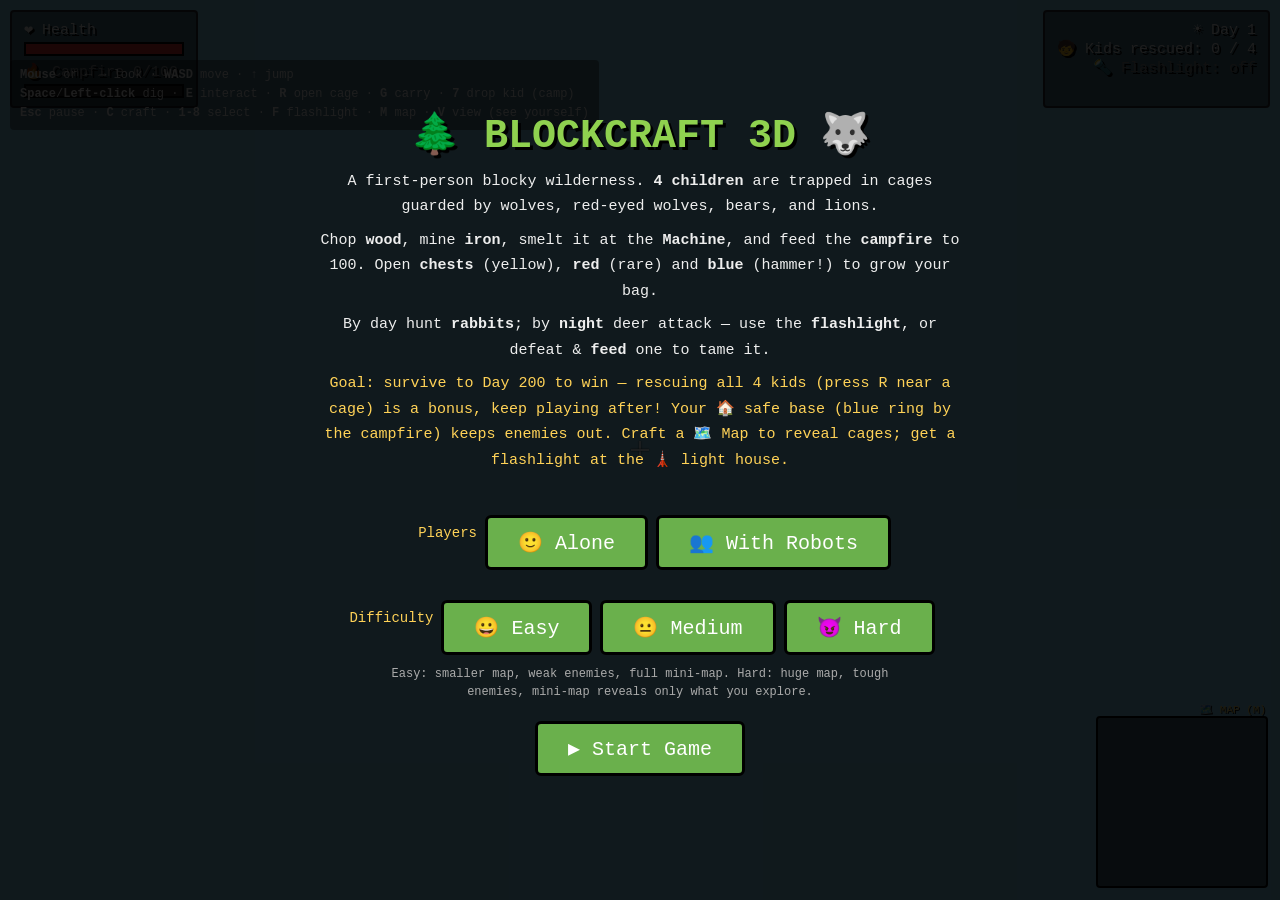
<file: app/src/main/assets/blockworld/index.html>
<!DOCTYPE html>
<html lang="en">
<head>
<meta charset="UTF-8">
<meta name="viewport" content="width=device-width, initial-scale=1.0, maximum-scale=1.0, user-scalable=no, viewport-fit=cover">
<title>Blockcraft 3D: Cage Rescue</title>
<link rel="manifest" href="./manifest.webmanifest">
<meta name="theme-color" content="#4a7a3a">
<meta name="mobile-web-app-capable" content="yes">
<meta name="apple-mobile-web-app-capable" content="yes">
<meta name="apple-mobile-web-app-status-bar-style" content="black-translucent">
<meta name="apple-mobile-web-app-title" content="Blockcraft">
<link rel="apple-touch-icon" href="./apple-touch-icon.png">
<link rel="icon" href="./icon-192.png">
<style>
  *{margin:0;padding:0;box-sizing:border-box;}
  html,body{height:100%;background:#87ceeb;font-family:'Courier New',monospace;color:#eee;overflow:hidden;user-select:none;}
  #app{position:fixed;inset:0;}
  canvas{display:block;}
  #hud{position:absolute;top:10px;left:10px;right:10px;display:flex;justify-content:space-between;pointer-events:none;text-shadow:2px 2px 0 #000;font-size:15px;z-index:3;}
  #hud .panel{background:rgba(0,0,0,0.45);padding:8px 12px;border:2px solid #2b2b33;border-radius:4px;}
  .bar{width:160px;height:14px;background:#333;border:2px solid #000;margin-top:3px;}
  .bar>i{display:block;height:100%;}
  #hpbar>i{background:#d33;} #firebar>i{background:#f90;}
  #hotbar{position:absolute;bottom:12px;left:50%;transform:translateX(-50%);display:flex;gap:5px;pointer-events:none;z-index:3;}
  .slot{width:54px;height:54px;background:rgba(0,0,0,0.5);border:3px solid #555;border-radius:4px;display:flex;align-items:center;justify-content:center;font-size:22px;position:relative;}
  .slot.sel{border-color:#fff;background:rgba(255,255,255,0.15);}
  .slot .cnt{position:absolute;bottom:1px;right:4px;font-size:12px;text-shadow:1px 1px 0 #000;}
  .slot .nm{font-size:8px;position:absolute;bottom:-14px;color:#ccc;text-shadow:1px 1px 0 #000;white-space:nowrap;}
  #msg{position:absolute;bottom:92px;left:50%;transform:translateX(-50%);background:rgba(0,0,0,0.6);padding:6px 16px;border-radius:4px;font-size:15px;opacity:0;transition:opacity .3s;text-align:center;z-index:3;}
  #cross{position:absolute;top:50%;left:50%;width:22px;height:22px;transform:translate(-50%,-50%);pointer-events:none;z-index:3;opacity:.8;}
  #cross:before,#cross:after{content:'';position:absolute;background:#fff;box-shadow:0 0 2px #000;}
  #cross:before{left:10px;top:2px;width:2px;height:18px;}
  #cross:after{top:10px;left:2px;height:2px;width:18px;}
  #mini{position:absolute;bottom:12px;right:12px;background:rgba(0,0,0,0.5);border:2px solid #000;border-radius:4px;z-index:3;}
  #minilbl{position:absolute;bottom:184px;right:14px;font-size:11px;color:#ffd257;text-shadow:1px 1px 0 #000;z-index:3;}
  #craft{position:absolute;top:60px;right:10px;width:230px;background:rgba(0,0,0,0.82);border:3px solid #444;border-radius:6px;padding:10px;font-size:12px;display:none;z-index:5;}
  #craft h3{font-size:14px;margin-bottom:8px;text-align:center;color:#ffd257;}
  .recipe{padding:6px;border:2px solid #333;border-radius:4px;margin-bottom:5px;cursor:pointer;}
  .recipe:hover{background:rgba(255,255,255,0.1);} .recipe.can{border-color:#6ab04c;}
  .recipe .r-name{font-weight:bold;} .recipe .r-cost{color:#bbb;font-size:11px;}
  #hint{position:absolute;top:60px;left:10px;background:rgba(0,0,0,0.4);padding:6px 10px;border-radius:4px;font-size:12px;line-height:1.6;z-index:3;}
  #flash{position:absolute;inset:0;background:red;opacity:0;pointer-events:none;z-index:4;transition:opacity .15s;}
  #pause{position:absolute;inset:0;display:none;align-items:center;justify-content:center;background:rgba(0,0,0,0.5);z-index:6;font-size:22px;cursor:pointer;text-shadow:2px 2px 0 #000;}
  #overlay{position:absolute;inset:0;background:rgba(0,0,0,0.88);display:flex;flex-direction:column;align-items:center;justify-content:center;text-align:center;z-index:10;}
  #overlay h1{font-size:40px;margin-bottom:10px;color:#8fd14f;text-shadow:3px 3px 0 #000;}
  #overlay p{max-width:640px;line-height:1.7;margin-bottom:8px;font-size:15px;}
  #overlay .keys{color:#ffd257;}
  #overlay button{margin-top:20px;font-family:inherit;font-size:20px;padding:12px 30px;background:#6ab04c;color:#fff;border:3px solid #000;border-radius:6px;cursor:pointer;}
  #menu{margin-top:14px;display:flex;flex-direction:column;gap:10px;align-items:center;}
  .mrow{display:flex;gap:8px;align-items:center;flex-wrap:wrap;justify-content:center;}
  .mlabel{width:88px;text-align:right;color:#ffd257;font-size:14px;}
  .mbtn{font-family:inherit;font-size:15px;padding:8px 14px;background:rgba(255,255,255,0.1);color:#fff;border:3px solid #555;border-radius:8px;cursor:pointer;margin-top:0;}
  .mbtn.on{border-color:#8fd14f;background:rgba(143,209,79,0.25);}
  .mnote{max-width:560px;font-size:12px;color:#aaa;text-align:center;line-height:1.5;}
  #overlay button:hover{background:#7ec758;}
  #err{color:#f77;font-size:13px;margin-top:14px;max-width:600px;}
  /* ---- touch controls (shown only on touch devices) ---- */
  #touch{display:none;}
  body.touch #touch{display:block;}
  body.touch #hint{display:none;}
  #lookpad{position:fixed;inset:0;z-index:1;touch-action:none;}
  #joy{position:fixed;left:22px;bottom:22px;width:132px;height:132px;border-radius:50%;
       background:rgba(255,255,255,0.10);border:2px solid rgba(255,255,255,0.35);z-index:5;touch-action:none;}
  #knob{position:absolute;left:41px;top:41px;width:50px;height:50px;border-radius:50%;
        background:rgba(255,255,255,0.45);border:2px solid #fff;transition:transform .03s;}
  .tbcol{position:fixed;z-index:6;display:flex;gap:12px;}
  #tbtns{right:16px;bottom:16px;flex-direction:column;align-items:center;}   /* actions: bottom-right corner */
  #tbtns .row{display:flex;gap:12px;}
  #tbtns2{left:12px;top:120px;flex-direction:column;}                        /* utility: left edge column */
  body.touch #mini{top:8px;left:50%;transform:translateX(-50%);bottom:auto;right:auto;}  /* map: top-center */
  body.touch #minilbl{display:none;}
  /* item bag: a clear, easy-to-touch box lifted above the iPad home-indicator zone */
  body.touch #hotbar{bottom:calc(26px + env(safe-area-inset-bottom));z-index:8;gap:8px;
    background:rgba(0,0,0,0.4);padding:8px 10px 20px;border:2px solid #666;border-radius:14px;pointer-events:auto;}
  body.touch .slot{width:62px;height:62px;font-size:28px;pointer-events:auto;}
  .slot{touch-action:manipulation;}
  .tb{width:64px;height:64px;border-radius:50%;font-size:26px;background:rgba(0,0,0,0.5);
      color:#fff;border:2px solid rgba(255,255,255,0.45);touch-action:none;-webkit-user-select:none;user-select:none;}
  .tb.big{width:78px;height:78px;font-size:30px;background:rgba(120,40,40,0.6);}
  .tb2{width:48px;height:48px;border-radius:50%;font-size:20px;background:rgba(0,0,0,0.45);
       color:#fff;border:2px solid rgba(255,255,255,0.4);touch-action:none;}
  .tb:active,.tb2:active{background:rgba(255,255,255,0.3);}
  /* ---- character designer ---- */
  #design{display:none;position:fixed;left:16px;top:50%;transform:translateY(-50%);
    width:300px;max-height:88vh;overflow:auto;background:rgba(0,0,0,0.82);border:3px solid #555;
    border-radius:10px;padding:14px;z-index:9;}
  #design h3{color:#ffd257;text-align:center;margin-bottom:10px;font-size:16px;}
  .drow{margin-bottom:12px;}
  .drow>.lbl{font-size:13px;margin-bottom:5px;color:#eee;}
  .drow .sws{display:flex;gap:8px;flex-wrap:wrap;}
  .sw{width:38px;height:38px;border-radius:8px;border:3px solid rgba(255,255,255,0.25);cursor:pointer;}
  .sw.on{border-color:#fff;box-shadow:0 0 8px #fff;}
  .opt{padding:8px 14px;border-radius:8px;border:3px solid rgba(255,255,255,0.25);background:rgba(255,255,255,0.08);
    color:#fff;font-family:inherit;font-size:13px;cursor:pointer;}
  .opt.on{border-color:#fff;background:rgba(255,255,255,0.28);}
  #designDone{width:100%;margin-top:6px;font-family:inherit;font-size:17px;padding:10px;
    background:#6ab04c;color:#fff;border:3px solid #000;border-radius:8px;cursor:pointer;}
</style>
</head>
<body>
<div id="app"></div>

<!-- Always-on fatal error banner: turns a silent black screen into a readable message on the device. -->
<div id="fatal" style="display:none;position:fixed;inset:0;z-index:99999;background:#1b0d0d;color:#ffd7d7;font:14px/1.5 monospace;padding:18px;overflow:auto;white-space:pre-wrap;-webkit-user-select:text;user-select:text;"></div>
<script>
(function(){
  function showFatal(msg){
    var f=document.getElementById('fatal');
    if(!f) return;
    f.style.display='block';
    f.textContent=(f.textContent?f.textContent+'\n\n':'')+msg;
  }
  window.__showFatal=showFatal;
  window.addEventListener('error', function(e){
    var m=e && e.message ? e.message : 'script error';
    var src=e && e.filename ? (' @ '+e.filename+':'+e.lineno) : '';
    showFatal('JS ERROR: '+m+src);
  });
  window.addEventListener('unhandledrejection', function(e){
    showFatal('PROMISE REJECTION: '+((e && e.reason && e.reason.message)||e.reason||'unknown'));
  });
})();
</script>

<div id="hud">
  <div class="panel">
    <div>❤️ Health <span id="hptxt"></span></div>
    <div class="bar" id="hpbar"><i style="width:100%"></i></div>
    <div style="margin-top:6px">🔥 Campfire <span id="firetxt">0</span>/100</div>
    <div class="bar" id="firebar"><i style="width:0%"></i></div>
  </div>
  <div class="panel" style="text-align:right">
    <div id="clock">☀️ Day 1</div>
    <div id="rescued">🧒 Kids rescued: 0 / 4</div>
    <div id="light" style="color:#888">🔦 Flashlight: off</div>
  </div>
</div>

<div id="hint">
  <b>Mouse</b> or <b>← →</b> look · <b>WASD</b> move · <b>↑</b> jump<br>
  <b>Space</b>/<b>Left-click</b> dig · <b>E</b> interact · <b>R</b> open cage · <b>G</b> carry · <b>7</b> drop kid (camp)<br>
  <b>Esc</b> pause · <b>C</b> craft · <b>1-8</b> select · <b>F</b> flashlight · <b>M</b> map · <b>V</b> view (see yourself)
</div>

<div id="cross"></div>
<div id="craft"><h3>⚒️ Crafting (press C)</h3><div id="recipes"></div></div>
<div id="hotbar"></div>
<div id="msg"></div>
<div id="minilbl">🗺️ MAP (M)</div>
<canvas id="mini" width="168" height="168"></canvas>
<div id="flash"></div>
<div id="pause">⏸ Paused<br><span style="font-size:15px;color:#ffd257">Press Esc again (or click) to resume</span></div>

<div id="touch">
  <div id="lookpad"></div>
  <div id="joy"><div id="knob"></div></div>
  <div class="tbcol" id="tbtns">
    <div class="row">
      <button class="tb" data-act="jump" title="Jump">↑</button>
      <button class="tb" data-act="interact" title="Interact">✋</button>
      <button class="tb" data-act="mine" title="Cut stone / mine">🪨</button>
    </div>
    <div class="row">
      <button class="tb" data-act="rescue" title="Open cage">🔑</button>
      <button class="tb big" data-act="dig" title="Dig / hit">⛏️</button>
      <button class="tb" data-act="carry" title="Carry / drop kid">🧒</button>
    </div>
  </div>
  <div class="tbcol" id="tbtns2">
    <button class="tb2" data-act="craft" title="Craft">⚒️</button>
    <button class="tb2" data-act="flash" title="Flashlight">🔦</button>
    <button class="tb2" data-act="view" title="View">📷</button>
    <button class="tb2" data-act="design" title="Design character">🎨</button>
    <button class="tb2" data-act="sound" title="Sound on/off">🔊</button>
    <button class="tb2" data-act="restart" title="Restart game">🔄</button>
    <button class="tb2" data-act="prevtool" title="Previous tool">◀</button>
    <button class="tb2" data-act="nexttool" title="Next tool">▶</button>
    <button class="tb2" data-act="map" title="Map">🗺️</button>
    <button class="tb2" data-act="pause" title="Pause">⏸</button>
  </div>
</div>

<div id="design">
  <h3>🎨 Design your character</h3>
  <div id="designRows"></div>
  <button id="designDone">✓ Done</button>
</div>

<div id="overlay">
  <h1>🌲 BLOCKCRAFT 3D 🐺</h1>
  <p>A first-person blocky wilderness. <b>4 children</b> are trapped in cages guarded by wolves,
  red-eyed wolves, bears, and lions.</p>
  <p>Chop <b>wood</b>, mine <b>iron</b>, smelt it at the <b>Machine</b>, and feed the <b>campfire</b> to 100.
  Open <b>chests</b> (yellow), <b>red</b> (rare) and <b>blue</b> (hammer!) to grow your bag.</p>
  <p>By day hunt <b>rabbits</b>; by <b>night</b> deer attack — use the <b>flashlight</b>, or defeat & <b>feed</b> one to tame it.</p>
  <p><span class="keys">Goal: survive to Day 200 to win — rescuing all 4 kids (press R near a cage) is a bonus, keep playing after! Your 🏠 safe base (blue ring by the campfire) keeps enemies out. Craft a 🗺️ Map to reveal cages; get a flashlight at the 🗼 light house.</span></p>
  <div id="menu">
    <div class="mrow"><span class="mlabel">Players</span>
      <button class="mbtn on" data-mode="alone">🙂 Alone</button>
      <button class="mbtn" data-mode="robots">👥 With Robots</button></div>
    <div class="mrow"><span class="mlabel">Difficulty</span>
      <button class="mbtn" data-diff="easy">😀 Easy</button>
      <button class="mbtn on" data-diff="medium">😐 Medium</button>
      <button class="mbtn" data-diff="hard">😈 Hard</button></div>
    <div class="mnote">Easy: smaller map, weak enemies, full mini-map. Hard: huge map, tough enemies, mini-map reveals only what you explore.</div>
  </div>
  <button id="startBtn">▶ Loading 3D…</button>
  <div id="err"></div>
</div>

<script src="three.min.js"></script>
<script>
window.addEventListener('load', ()=>{
if(typeof THREE==='undefined'){
  document.getElementById('err').textContent='Could not load the 3D library (needs an internet connection). Please reconnect and reload.';
  return;
}
const startBtn=document.getElementById('startBtn');
startBtn.textContent='▶ Start Game'; startBtn.disabled=false;

// ================= CONSTANTS =================
let MAPW=240, MAPH=240;   // set per difficulty in start()
const DIFF={ easy:{size:140,hpM:0.6,dmgM:0.6,revealAll:true}, medium:{size:240,hpM:1.0,dmgM:1.0,revealAll:false}, hard:{size:340,hpM:1.6,dmgM:1.5,revealAll:false} };
let difficulty='medium', gameMode='alone', diff={hpM:1,dmgM:1,revealAll:false};
const GRASS=0,WATER=1,STONE=2,TREE=3,ORE=4,SAND=5,DARKGRASS=6,WALL=7;
const SOLID={[WATER]:1,[STONE]:1,[TREE]:1,[ORE]:1,[WALL]:1};
const PLACEABLE={[GRASS]:1,[DARKGRASS]:1,[SAND]:1};
const EYE=1.6, REACH=4.2, PR=0.32, DAYLEN=110;
let BASE={x:MAPW/2, z:MAPH/2, r:7};   // safe home base (updated per map size in start)
let explored=null, revealCanvas=null;   // fog-of-war for medium/hard
let bots=[], owl=null;   // CPU players & the owl pet

const ITEMS={
  wood:{icon:'🪵',name:'Wood'}, stone:{icon:'🪨',name:'Stone'},
  iron_ore:{icon:'⛏️',name:'Iron Ore'}, iron:{icon:'🔩',name:'Iron'},
  meat:{icon:'🍖',name:'Meat'},
  axe:{icon:'<svg viewBox="0 0 32 32" width="1em" height="1em" style="display:block"><line x1="8" y1="26" x2="21" y2="7" stroke="#9c6b3f" stroke-width="3.2" stroke-linecap="round"/><path d="M19 4 C25 5 28 9 27 14 C22 13 18 10 16 6 Z" fill="#d7dae0" stroke="#7f858e" stroke-width="1.2" stroke-linejoin="round"/></svg>',name:'Axe',tool:1}, pickaxe:{icon:'⚒️',name:'Pickaxe',tool:1},
  sword:{icon:'🗡️',name:'Sword',tool:1}, flashlight:{icon:'🔦',name:'Flashlight',tool:1},
  bandage:{icon:'🩹',name:'Bandage',tool:1}, wall:{icon:'🧱',name:'Wall'},
  hammer:{icon:'🔨',name:'Hammer',tool:1}, map:{icon:'🗺️',name:'Map',tool:1},
};
const RECIPES=[
  {out:'axe',need:{wood:3}}, {out:'pickaxe',need:{wood:3,stone:1}},
  {out:'sword',need:{wood:2,iron:1}}, {out:'flashlight',need:{iron:2,wood:1}},
  {out:'bandage',need:{wood:2,meat:1}}, {out:'wall',need:{stone:3},count:3},
  {out:'map',need:{wood:2,iron:1}},
];
const MOB_STATS={
  rabbit:{hp:6,spd:3.0,dmg:0,size:0.55,color:0xe8e0d0,friendly:1},
  deer:{hp:22,spd:3.1,dmg:9,size:1.0,color:0xb5793f,night:1},
  wolf:{hp:16,spd:3.0,dmg:8,size:0.8,color:0x9a9a9a,guard:1},
  wolf_red:{hp:26,spd:3.7,dmg:12,size:0.8,color:0xb04040,guard:1,redeye:1},
  bear:{hp:45,spd:2.4,dmg:16,size:1.25,color:0x7a4a24,guard:1},
  lion:{hp:60,spd:3.2,dmg:20,size:1.15,color:0xd9a441,guard:1,redeye:1},
};
const CAGE_DEFS=[
  {guard:'wolf',n:2,color:'#888'}, {guard:'wolf_red',n:3,color:'#c44'},
  {guard:'bear',n:2,color:'#742'}, {guard:'lion',n:2,color:'#da3'},
];

// ================= STATE =================
let renderer,scene,camera,clock,raycaster;
let groundMesh, sun, hemi, amb, spot, miniTerrainCanvas=null;
let map=[], blockMap={}; // "x,z" -> {root,type}
const RENDER_R=28; let lastChunkTile=null;   // only blocks within RENDER_R tiles of the player are meshed
let structures=[], mobs=[], kids=[], drops=[], particles=[];
let inv=[], bagSize=4, sel=0, player, keys={}, carriedKid=null;
let playerMesh=null, thirdPerson=false, designOpen=false;
let look=loadLook();
function loadLook(){ try{ const o=JSON.parse(localStorage.getItem('bc_look')); if(o&&o.shirt!=null) return Object.assign({girl:false,longHair:false},o); }catch(e){} return {shirt:0x3a86c9,skin:0xe8b98f,hair:0x4a2f1a,legs:0x2b4a6a,girl:false,longHair:false}; }
function saveLook(){ try{ localStorage.setItem('bc_look',JSON.stringify(look)); }catch(e){} }
const PAL={
  shirt:[0x3a86c9,0xd0392b,0x2e9e4b,0xe8b53a,0x8e44ad,0xe67e22,0x1c1c1c,0xecf0f1],
  skin:[0xffe0bd,0xe8b98f,0xc68642,0x8d5524,0x5a3a1a],
  hair:[0x111111,0x4a2f1a,0xe0c060,0xb0402a,0x999999,0x3a6ea5],
  legs:[0x2b4a6a,0x1c1c1c,0x5a3a1a,0x777777,0x2e6b3a,0x6a3d6a]
};
let touchMoveVec={x:0,y:0};   // set by the on-screen joystick
const TOUCH=('ontouchstart' in window)||navigator.maxTouchPoints>0;
function reqLock(){ if(TOUCH)return; try{ if(renderer&&renderer.domElement.requestPointerLock) renderer.domElement.requestPointerLock(); }catch(e){} }

// ================= AUDIO (synthesized, no files) =================
let actx=null, muted=(localStorage.getItem('bc_mute')==='1');
function audioInit(){ if(actx)return; try{ actx=new (window.AudioContext||window.webkitAudioContext)(); }catch(e){} }
function audioResume(){ if(actx&&actx.state==='suspended') actx.resume(); }
function tone(freq,dur,type,vol,slideTo){ if(muted||!actx)return; const t=actx.currentTime;
  const o=actx.createOscillator(), g=actx.createGain();
  o.type=type||'square'; o.frequency.setValueAtTime(freq,t);
  if(slideTo) o.frequency.exponentialRampToValueAtTime(Math.max(1,slideTo),t+dur);
  g.gain.setValueAtTime(0.0001,t); g.gain.exponentialRampToValueAtTime(vol||0.18,t+0.008);
  g.gain.exponentialRampToValueAtTime(0.0001,t+dur);
  o.connect(g); g.connect(actx.destination); o.start(t); o.stop(t+dur+0.02); }
function noise(dur,vol,filt){ if(muted||!actx)return; const t=actx.currentTime;
  const n=Math.max(1,Math.floor(actx.sampleRate*dur)), buf=actx.createBuffer(1,n,actx.sampleRate), d=buf.getChannelData(0);
  for(let i=0;i<n;i++) d[i]=(Math.random()*2-1)*(1-i/n);
  const src=actx.createBufferSource(); src.buffer=buf; const g=actx.createGain(); g.gain.value=vol||0.18;
  if(filt){ const f=actx.createBiquadFilter(); f.type='lowpass'; f.frequency.value=filt; src.connect(f); f.connect(g); } else src.connect(g);
  g.connect(actx.destination); src.start(t); }
function seq(arr,gap,type,vol){ arr.forEach((f,i)=>setTimeout(()=>tone(f,gap/1000*1.4,type||'triangle',vol||0.2),i*gap)); }
const sfx={
  chop(){ noise(0.12,0.3,900); tone(170,0.12,'square',0.14,110); },
  mine(){ noise(0.09,0.22,2600); tone(330,0.08,'square',0.12,230); },
  thud(){ noise(0.1,0.3,520); },
  hit(){ noise(0.06,0.3,3200); tone(420,0.06,'sawtooth',0.14,200); },
  hurt(){ tone(300,0.25,'sawtooth',0.24,80); noise(0.12,0.18,1200); },
  chest(){ seq([523,659,784,1047],70,'triangle',0.2); },
  pickup(){ tone(880,0.08,'triangle',0.16,1250); },
  craft(){ tone(440,0.1,'square',0.16); setTimeout(()=>tone(660,0.12,'square',0.16),90); },
  rescue(){ seq([659,784,988,1319],110,'triangle',0.22); },
  fire(){ noise(0.28,0.2,650); },
  smelt(){ noise(0.34,0.16,950); },
  click(){ tone(620,0.05,'square',0.14); },
  jump(){ tone(300,0.12,'square',0.14,620); },
  win(){ seq([523,659,784,1047,1319],150,'triangle',0.25); },
  lose(){ seq([400,330,262,196],170,'sawtooth',0.22); }
};
sfx.step=()=>{ noise(0.05,0.11,350); };
sfx.nearKid=()=>{ tone(880,0.12,'sine',0.16); setTimeout(()=>tone(1175,0.13,'sine',0.16),130); };
let wind=null, windGain=null, ambT=2, stepT=0, inBasePrev=false, kidWarnT=0;
function startAmbient(){ if(!actx||wind)return; try{
  const len=Math.floor(actx.sampleRate*2), buf=actx.createBuffer(1,len,actx.sampleRate), d=buf.getChannelData(0);
  for(let i=0;i<len;i++) d[i]=Math.random()*2-1;
  wind=actx.createBufferSource(); wind.buffer=buf; wind.loop=true;
  const f=actx.createBiquadFilter(); f.type='lowpass'; f.frequency.value=450;
  windGain=actx.createGain(); windGain.gain.value=0;
  wind.connect(f); f.connect(windGain); windGain.connect(actx.destination); wind.start();
}catch(e){} }
function cricket(){ if(muted||!actx)return; for(let i=0;i<3;i++) setTimeout(()=>tone(2600+Math.random()*200,0.03,'square',0.05),i*55); }
function bird(){ if(muted||!actx)return; tone(2000,0.08,'sine',0.05,2600); setTimeout(()=>tone(2400,0.08,'sine',0.05,2000),120); }
['touchstart','pointerdown','keydown'].forEach(ev=>window.addEventListener(ev,()=>{ audioInit(); audioResume(); startAmbient(); }));
function toggleSound(){ muted=!muted; try{localStorage.setItem('bc_mute',muted?'1':'0');}catch(e){}
  const b=document.querySelector('#touch button[data-act=sound]'); if(b) b.textContent=muted?'🔇':'🔊';
  if(!muted){ audioInit(); audioResume(); sfx.click(); } msg(muted?'🔇 Sound off':'🔊 Sound on'); }
{ const b=document.querySelector('#touch button[data-act=sound]'); if(b) b.textContent=muted?'🔇':'🔊'; }
let time=0.28, dayNum=1, flashlight=false, fire=0, rescued=0;
let attackCd=0, msgTimer=0, workCd=0, hurtCd=0;
let started=false, gameOver=false, locked=false, everLocked=false, paused=false, showMap=true, craftOpen=false;

// ================= TEXTURES =================
function makeTex(cols){
  const c=document.createElement('canvas'); c.width=c.height=16; const g=c.getContext('2d');
  for(let y=0;y<16;y++)for(let x=0;x<16;x++){ g.fillStyle=cols[(Math.random()*cols.length)|0]; g.fillRect(x,y,1,1); }
  const t=new THREE.CanvasTexture(c); t.magFilter=THREE.NearestFilter; t.minFilter=THREE.NearestFilter; return t;
}
let TEX,MAT;
function buildMaterials(){
  TEX={
    bark:makeTex(['#6b4a2b','#5a3d22','#74532f']),
    leaf:makeTex(['#2f7d33','#3c9440','#2a6e2d']),
    stone:makeTex(['#8d8d92','#7d7d82','#9a9a9f']),
    ore:makeTex(['#8d8d92','#8d8d92','#c9a26b','#d0a86a','#7d7d82']),
    wall:makeTex(['#a06a34','#8a5a2a','#b5842e']),
  };
  MAT={
    bark:new THREE.MeshLambertMaterial({map:TEX.bark}),
    leaf:new THREE.MeshLambertMaterial({map:TEX.leaf}),
    stone:new THREE.MeshLambertMaterial({map:TEX.stone}),
    ore:new THREE.MeshLambertMaterial({map:TEX.ore}),
    wall:new THREE.MeshLambertMaterial({map:TEX.wall}),
  };
}

// ================= PLAYER AVATAR =================
function makePlayerMesh(){
  const g=new THREE.Group();
  const sMat=()=>new THREE.MeshLambertMaterial({color:look.shirt});
  const hMat=()=>new THREE.MeshLambertMaterial({color:look.hair});
  const shirt=[], hairs=[], legs=[];
  const body=new THREE.Mesh(new THREE.BoxGeometry(look.girl?0.44:0.5,0.6,0.26),sMat()); body.position.y=0.92; g.add(body); shirt.push(body);
  const head=new THREE.Mesh(new THREE.BoxGeometry(0.36,0.36,0.36),new THREE.MeshLambertMaterial({color:look.skin})); head.position.y=1.42; g.add(head);
  const topHair=new THREE.Mesh(new THREE.BoxGeometry(0.42,0.16,0.42),hMat()); topHair.position.y=1.6; g.add(topHair); hairs.push(topHair);
  const eMat=new THREE.MeshBasicMaterial({color:0x111111});
  [-1,1].forEach(s=>{ const e=new THREE.Mesh(new THREE.BoxGeometry(0.06,0.06,0.04),eMat); e.position.set(s*0.09,1.44,-0.18); g.add(e); });
  if(look.longHair){   // long hair: flows down the back and sides
    const back=new THREE.Mesh(new THREE.BoxGeometry(0.44,0.8,0.14),hMat()); back.position.set(0,1.02,0.18); g.add(back); hairs.push(back);
    [-1,1].forEach(s=>{ const side=new THREE.Mesh(new THREE.BoxGeometry(0.1,0.65,0.4),hMat()); side.position.set(s*0.23,1.15,0.02); g.add(side); hairs.push(side); });
  } else {             // short hair: small back cap
    const back=new THREE.Mesh(new THREE.BoxGeometry(0.42,0.22,0.14),hMat()); back.position.set(0,1.42,0.16); g.add(back); hairs.push(back);
  }
  [-1,1].forEach(s=>{ const l=new THREE.Mesh(new THREE.BoxGeometry(0.2,0.62,0.2),new THREE.MeshLambertMaterial({color:look.legs})); l.position.set(s*0.13,0.31,0); g.add(l); legs.push(l); });
  if(look.girl){       // dress / skirt
    const skirt=new THREE.Mesh(new THREE.ConeGeometry(0.44,0.6,12),sMat()); skirt.position.y=0.64; g.add(skirt); shirt.push(skirt);
  }
  [-1,1].forEach(s=>{ const a=new THREE.Mesh(new THREE.BoxGeometry(0.14,0.56,0.14),sMat()); a.position.set(s*(look.girl?0.3:0.33),0.92,0); g.add(a); shirt.push(a); });
  g.userData.parts={shirt,head,hairs,legs};
  return g;
}
function applyLook(){ if(!playerMesh)return; const p=playerMesh.userData.parts;
  p.shirt.forEach(m=>m.material.color.setHex(look.shirt));
  p.head.material.color.setHex(look.skin);
  p.hairs.forEach(m=>m.material.color.setHex(look.hair));
  p.legs.forEach(m=>m.material.color.setHex(look.legs)); }
function rebuildPlayer(){ if(!scene||!playerMesh)return; const vis=playerMesh.visible; scene.remove(playerMesh); playerMesh=makePlayerMesh(); playerMesh.visible=vis; scene.add(playerMesh); }

// ================= INIT 3D =================
function makeRenderer(){
  // Some real-device GPUs / WebView builds refuse an antialiased or default context and would
  // otherwise leave a silent black screen. Try progressively simpler options and report failure.
  var attempts=[
    {antialias:true,  powerPreference:'high-performance', failIfMajorPerformanceCaveat:false},
    {antialias:false, powerPreference:'high-performance', failIfMajorPerformanceCaveat:false},
    {antialias:false, failIfMajorPerformanceCaveat:false},
    {antialias:false},
  ];
  var lastErr=null;
  for(var i=0;i<attempts.length;i++){
    try{ return new THREE.WebGLRenderer(attempts[i]); }
    catch(e){ lastErr=e; }
  }
  // Final probe so we can report exactly why the context could not be created.
  var probe='';
  try{
    var tc=document.createElement('canvas');
    var gl=tc.getContext('webgl2')||tc.getContext('webgl')||tc.getContext('experimental-webgl');
    probe=gl?('context ok but THREE failed: '+(lastErr&&lastErr.message)) : 'getContext returned null (WebGL unavailable in this WebView)';
  }catch(e2){ probe='getContext threw: '+e2.message; }
  if(window.__showFatal) window.__showFatal('WebGL FAILED\n'+probe);
  return null;
}
function init3D(){
  renderer=makeRenderer();
  if(!renderer) return;
  var cv=renderer.domElement;
  cv.addEventListener('webglcontextlost', function(ev){ ev.preventDefault(); if(window.__showFatal) window.__showFatal('WebGL CONTEXT LOST — the GPU dropped the drawing context.'); }, false);
  renderer.setSize(innerWidth,innerHeight);
  renderer.setPixelRatio(Math.min(devicePixelRatio,2));
  document.getElementById('app').appendChild(renderer.domElement);
  scene=new THREE.Scene();
  scene.background=new THREE.Color(0x87ceeb);
  scene.fog=new THREE.Fog(0x87ceeb, 12, 29);   // hides the chunk render edge
  camera=new THREE.PerspectiveCamera(72, innerWidth/innerHeight, 0.05, 200);
  camera.rotation.order='YXZ';
  clock=new THREE.Clock();
  raycaster=new THREE.Raycaster();
  amb=new THREE.AmbientLight(0xffffff,0.6); scene.add(amb);
  hemi=new THREE.HemisphereLight(0xbfd9ff,0x4a6a30,0.7); scene.add(hemi);
  sun=new THREE.DirectionalLight(0xfff2cc,0.8); sun.position.set(20,40,10); scene.add(sun);
  spot=new THREE.SpotLight(0xfff6c0,0,26,0.5,0.5,1.2); spot.visible=false;
  camera.add(spot); spot.position.set(0,0,0);
  spot.target.position.set(0,0,-1); camera.add(spot.target);
  scene.add(camera);
  buildMaterials();
  playerMesh=makePlayerMesh(); playerMesh.visible=false; scene.add(playerMesh);
  addEventListener('resize',()=>{ camera.aspect=innerWidth/innerHeight; camera.updateProjectionMatrix(); renderer.setSize(innerWidth,innerHeight); });
  renderer.domElement.addEventListener('click',()=>{ if(started&&paused){ setPaused(false); return; } if(started&&!locked) reqLock(); });
  renderer.domElement.addEventListener('contextmenu',e=>e.preventDefault());
  document.addEventListener('pointerlockchange',()=>{
    locked=(document.pointerLockElement===renderer.domElement);
    if(locked) everLocked=true;
    // a mouse-look player who loses the pointer (e.g. Esc) auto-pauses; keyboard-only play never freezes
    else if(started&&everLocked&&!gameOver&&!paused) setPaused(true);
  });
  document.getElementById('pause').addEventListener('click',()=>{ if(paused) setPaused(false); });
  document.addEventListener('mousemove',e=>{
    if(!locked)return;
    player.yaw   -= e.movementX*0.0024;
    player.pitch -= e.movementY*0.0024;
    player.pitch = Math.max(-1.5,Math.min(1.5,player.pitch));
  });
  document.addEventListener('mousedown',e=>{
    if(paused||gameOver)return;
    if(e.button===0){ if(!locked) reqLock(); useTool(); }  // left-click = dig / hit
    else if(e.button===2) interact();
  });
}

// ================= WORLD GEN =================
function noise(x,y){ return (Math.sin(x*0.3)*Math.cos(y*0.31)+Math.sin((x+y)*0.17)+Math.cos((x-y)*0.23))/3; }
function inMap(x,y){ return x>=0&&y>=0&&x<MAPW&&y<MAPH; }
function genWorld(){
  map=[];
  for(let y=0;y<MAPH;y++){ let row=[];
    for(let x=0;x<MAPW;x++){
      let n=noise(x,y), t=GRASS;
      if(n<-0.4)t=WATER; else if(n>0.6)t=STONE;
      else if(n>0.34&&Math.random()<0.4)t=STONE;
      else if(n<-0.18)t=SAND;
      else if(Math.random()<0.09)t=TREE;
      else if(Math.random()<0.06)t=DARKGRASS;
      row.push(t);
    } map.push(row);
  }
  for(let y=0;y<MAPH;y++)for(let x=0;x<MAPW;x++) if(map[y][x]===STONE&&Math.random()<0.16) map[y][x]=ORE;
  const cx=MAPW>>1, cy=MAPH>>1;
  for(let y=cy-3;y<=cy+3;y++)for(let x=cx-3;x<=cx+3;x++) if(inMap(x,y)) map[y][x]=GRASS;
}
function tileRGB(t){
  if(t===WATER)return [58,114,196]; if(t===SAND)return [217,200,143];
  if(t===STONE||t===ORE)return [141,141,146]; if(t===WALL)return [160,106,52];
  if(t===TREE)return [47,125,51]; if(t===DARKGRASS)return [76,138,56];
  return [90,158,66];
}
function buildGround(){
  // big ground plane (fast ImageData, flat colors)
  const P=2, cw=MAPW*P, ch=MAPH*P;
  const c=document.createElement('canvas'); c.width=cw; c.height=ch; const g=c.getContext('2d');
  const img=g.createImageData(cw,ch), D=img.data;
  for(let py=0;py<ch;py++){ const tz=(py/P)|0; for(let px2=0;px2<cw;px2++){ const tx=(px2/P)|0;
    const col=tileRGB(map[tz][tx]); const i=(py*cw+px2)*4; D[i]=col[0]; D[i+1]=col[1]; D[i+2]=col[2]; D[i+3]=255; } }
  g.putImageData(img,0,0);
  const tex=new THREE.CanvasTexture(c); tex.magFilter=THREE.NearestFilter; tex.minFilter=THREE.LinearMipmapLinearFilter;
  const geo=new THREE.PlaneGeometry(MAPW,MAPH); geo.rotateX(-Math.PI/2);
  groundMesh=new THREE.Mesh(geo,new THREE.MeshLambertMaterial({map:tex}));
  groundMesh.position.set(MAPW/2,0,MAPH/2); groundMesh.userData.kind='ground'; scene.add(groundMesh);
  // minimap terrain (1px per tile) — drawn once, blitted each frame
  miniTerrainCanvas=document.createElement('canvas'); miniTerrainCanvas.width=MAPW; miniTerrainCanvas.height=MAPH;
  const mg2=miniTerrainCanvas.getContext('2d'); const mim=mg2.createImageData(MAPW,MAPH), MD=mim.data;
  for(let z=0;z<MAPH;z++)for(let x=0;x<MAPW;x++){ const col=tileRGB(map[z][x]); const i=(z*MAPW+x)*4; MD[i]=col[0]; MD[i+1]=col[1]; MD[i+2]=col[2]; MD[i+3]=255; }
  mg2.putImageData(mim,0,0);
}
function addBlock(tx,tz,type){
  const key=tx+','+tz; if(blockMap[key])return;
  let root;
  if(type===TREE){
    root=new THREE.Group();
    const trunk=new THREE.Mesh(new THREE.BoxGeometry(0.55,2.4,0.55),MAT.bark); trunk.position.y=1.2; root.add(trunk);
    const lv=new THREE.Mesh(new THREE.BoxGeometry(1.6,1.6,1.6),MAT.leaf); lv.position.y=2.9; root.add(lv);
    // invisible full-column hit box so aiming anywhere on the tree registers a chop
    const hit=new THREE.Mesh(new THREE.BoxGeometry(1,3.8,1),new THREE.MeshBasicMaterial({transparent:true,opacity:0,depthWrite:false})); hit.position.y=1.9; root.add(hit);
  } else if(type===WALL){
    root=new THREE.Mesh(new THREE.BoxGeometry(1,2.2,1),MAT.wall); root.position.y=1.1;
    root=wrap(root);
  } else {
    const m=type===ORE?MAT.ore:MAT.stone;
    root=new THREE.Mesh(new THREE.BoxGeometry(1,1,1),m); root.position.y=0.5; root=wrap(root);
  }
  root.position.x=tx+0.5; root.position.z=tz+0.5;
  root.userData={kind:'block',tx,tz,type};
  scene.add(root); blockMap[key]={root,type};
}
function wrap(mesh){ const g=new THREE.Group(); mesh.position.x=0; mesh.position.z=0; g.add(mesh); return g; }
function removeBlock(tx,tz){
  const key=tx+','+tz, b=blockMap[key]; if(!b)return;
  scene.remove(b.root); delete blockMap[key];
}
// only mesh blocks near the player; add/remove as the player moves (makes a huge map possible)
function updateChunks(force){
  if(!player)return;
  const ptx=Math.floor(player.x), ptz=Math.floor(player.z), key=ptx+','+ptz;
  if(!force && key===lastChunkTile) return;
  lastChunkTile=key;
  reveal(player.x,player.z);   // fog-of-war reveal as you move
  const R=RENDER_R;
  for(let z=ptz-R;z<=ptz+R;z++){ if(z<0||z>=MAPH)continue;
    for(let x=ptx-R;x<=ptx+R;x++){ if(x<0||x>=MAPW)continue;
      const t=map[z][x];
      if((t===TREE||t===STONE||t===ORE||t===WALL) && !blockMap[x+','+z]) addBlock(x,z,t); } }
  const R2=R+3;
  for(const k in blockMap){ const c=k.indexOf(','), x=+k.slice(0,c), z=+k.slice(c+1);
    if(Math.abs(x-ptx)>R2||Math.abs(z-ptz)>R2){ scene.remove(blockMap[k].root); delete blockMap[k]; } }
}

// ================= STRUCTURES =================
function findOpen(){
  for(let i=0;i<500;i++){ let x=(Math.random()*MAPW)|0, z=(Math.random()*MAPH)|0;
    if(map[z][x]===GRASS||map[z][x]===DARKGRASS||map[z][x]===SAND) return {x,z}; }
  return {x:MAPW>>1,z:MAPH>>1};
}
function findHidden(){
  // prefer open tiles that are tucked against trees/rocks and far from the spawn
  const cx=MAPW/2, cy=MAPH/2; let best=null, bestScore=-1;
  for(let i=0;i<60;i++){
    const p=findOpen();
    let cover=0;
    for(const[dx,dz]of[[1,0],[-1,0],[0,1],[0,-1]]){ let nx=p.x+dx,nz=p.z+dz; if(inMap(nx,nz)&&(map[nz][nx]===TREE||map[nz][nx]===STONE||map[nz][nx]===ORE)) cover++; }
    let dist=Math.hypot(p.x-cx,p.z-cy);
    let score=cover*3 + dist*0.15 + Math.random();
    if(score>bestScore){ bestScore=score; best=p; }
  }
  return best||findOpen();
}
function placeStructures(){
  const cx=MAPW>>1, cy=MAPH>>1;
  addStruct('fire', cx-1.5, cy);
  addStruct('machine', cx+1.5, cy);
  // light house — visit it to receive a flashlight
  const lhx=cx, lhz=cy-6;
  for(let z=lhz-1;z<=lhz+1;z++)for(let x=lhx-1;x<=lhx+1;x++){ if(inMap(x,z)){ map[z][x]=GRASS; removeBlock(x,z); } }
  addStruct('lighthouse', lhx+0.5, lhz+0.5);
  addStruct('sign', lhx+1.7, lhz+1.4);   // "Rawdha's World" plaque by the lighthouse
  // safe-base ring marker on the ground
  const ring=new THREE.Mesh(new THREE.RingGeometry(BASE.r-0.25,BASE.r+0.08,56),new THREE.MeshBasicMaterial({color:0x66ccff,transparent:true,opacity:0.5,side:THREE.DoubleSide}));
  ring.rotation.x=-Math.PI/2; ring.position.set(BASE.x,0.07,BASE.z); scene.add(ring);
  for(let i=0;i<14;i++){ let p=findHidden(); addStruct('chest', p.x+0.5, p.z+0.5); }
  for(let i=0;i<3;i++){ let p=findHidden(); addStruct('redchest', p.x+0.5, p.z+0.5); }
  for(let i=0;i<2;i++){ let p=findHidden(); addStruct('bluechest', p.x+0.5, p.z+0.5); }
}
function addStruct(type,x,z){
  const s={type,x,z,used:false}; const g=new THREE.Group(); g.position.set(x,0,z);
  if(type==='fire'){
    const logs=new THREE.Mesh(new THREE.BoxGeometry(0.9,0.25,0.9),MAT.bark); logs.position.y=0.12; g.add(logs);
    const fl=new THREE.Mesh(new THREE.ConeGeometry(0.35,1,8),new THREE.MeshBasicMaterial({color:0xff9020}));
    fl.position.y=0.7; g.add(fl); s.flame=fl;
    const light=new THREE.PointLight(0xff8020,1.2,10); light.position.y=1; g.add(light); s.light=light;
  } else if(type==='machine'){
    const b=new THREE.Mesh(new THREE.BoxGeometry(1,1.1,1),new THREE.MeshLambertMaterial({color:0x555560})); b.position.y=0.55; g.add(b);
    const p=new THREE.Mesh(new THREE.BoxGeometry(0.4,0.4,0.05),new THREE.MeshBasicMaterial({color:0xe05030})); p.position.set(0,0.5,0.5); g.add(p);
  } else if(type==='lighthouse'){
    const tower=new THREE.Mesh(new THREE.CylinderGeometry(0.55,0.8,4,12),new THREE.MeshLambertMaterial({color:0xf2f2f2})); tower.position.y=2; g.add(tower);
    const stripe=new THREE.Mesh(new THREE.CylinderGeometry(0.6,0.68,0.7,12),new THREE.MeshLambertMaterial({color:0xd83030})); stripe.position.y=2.6; g.add(stripe);
    const stripe2=new THREE.Mesh(new THREE.CylinderGeometry(0.72,0.78,0.7,12),new THREE.MeshLambertMaterial({color:0xd83030})); stripe2.position.y=1.1; g.add(stripe2);
    const lamp=new THREE.Mesh(new THREE.BoxGeometry(1,0.8,1),new THREE.MeshBasicMaterial({color:0xffef99})); lamp.position.y=4.4; g.add(lamp); s.lamp=lamp;
    const roof=new THREE.Mesh(new THREE.ConeGeometry(0.8,0.6,4),new THREE.MeshLambertMaterial({color:0x883322})); roof.position.y=5.1; roof.rotation.y=Math.PI/4; g.add(roof);
    const light=new THREE.PointLight(0xffef99,1.6,16); light.position.y=4.4; g.add(light); s.light=light;
  } else if(type==='sign'){
    const post=new THREE.Mesh(new THREE.BoxGeometry(0.14,1.5,0.14),MAT.bark); post.position.y=0.75; g.add(post);
    const c=document.createElement('canvas'); c.width=384; c.height=112; const g2=c.getContext('2d');
    g2.fillStyle='#7a532e'; g2.fillRect(0,0,384,112);
    g2.strokeStyle='#3a2716'; g2.lineWidth=10; g2.strokeRect(5,5,374,102);
    g2.fillStyle='#ffe8b0'; g2.font='bold 44px Georgia,serif'; g2.textAlign='center'; g2.textBaseline='middle';
    g2.fillText("Rawdha's World",192,60);
    const tex=new THREE.CanvasTexture(c); tex.anisotropy=4;
    const board=new THREE.Mesh(new THREE.BoxGeometry(2.1,0.62,0.08),new THREE.MeshLambertMaterial({map:tex})); board.position.y=1.6; g.add(board);
  } else {
    const col=type==='redchest'?0xd02828:type==='bluechest'?0x2878d0:0xb5842e;
    const body=new THREE.Mesh(new THREE.BoxGeometry(0.8,0.6,0.6),new THREE.MeshLambertMaterial({color:col})); body.position.y=0.3; g.add(body); s.body=body;
    const lid=new THREE.Mesh(new THREE.BoxGeometry(0.84,0.18,0.64),new THREE.MeshLambertMaterial({color:col})); lid.position.y=0.68; g.add(lid);
    const lock=new THREE.Mesh(new THREE.BoxGeometry(0.12,0.16,0.05),new THREE.MeshBasicMaterial({color:0xffd257})); lock.position.set(0,0.5,0.32); g.add(lock);
  }
  g.userData={kind:'struct',ref:s};
  s.mesh=g; scene.add(g); structures.push(s);
}

// ================= KIDS & CAGES =================
function randomCageSpot(spots){
  for(let tries=0;tries<300;tries++){
    let x=8+((Math.random()*(MAPW-16))|0), z=8+((Math.random()*(MAPH-16))|0);
    if(map[z][x]===WATER)continue;
    if(Math.hypot(x-BASE.x,z-BASE.z)<Math.min(30,MAPW*0.2))continue;   // not too close to spawn
    if(spots.some(s=>Math.hypot(x-s.x,z-s.z)<MAPW*0.25))continue;       // spread the cages apart
    return {x,z};
  }
  return {x:8+((Math.random()*(MAPW-16))|0), z:8+((Math.random()*(MAPH-16))|0)};
}
function spawnKidsAndCages(){
  const spots=[];
  CAGE_DEFS.forEach((def,i)=>{
    let s=randomCageSpot(spots); spots.push(s);   // random spot each game
    for(let z=s.z-2;z<=s.z+2;z++)for(let x=s.x-2;x<=s.x+2;x++){ if(inMap(x,z)){ map[z][x]=DARKGRASS; removeBlock(x,z);} }
    let k={x:s.x+0.5,z:s.z+0.5,freed:false,def,idx:i};
    const g=new THREE.Group(); g.position.set(k.x,0,k.z);
    const kid=new THREE.Mesh(new THREE.BoxGeometry(0.35,0.7,0.35),new THREE.MeshLambertMaterial({color:0xff5aa0})); kid.position.y=0.35; g.add(kid); k.kidMesh=kid;
    const cageMat=new THREE.MeshBasicMaterial({color:0x333333});
    const bars=new THREE.Group();
    for(let a=0;a<4;a++){ const b=new THREE.Mesh(new THREE.BoxGeometry(0.06,1.4,0.06),cageMat);
      b.position.set(a<2?-0.45:0.45,0.7,(a%2)?-0.45:0.45); bars.add(b); }
    const top=new THREE.Mesh(new THREE.BoxGeometry(1,0.06,1),cageMat); top.position.y=1.4; bars.add(top);
    g.add(bars); k.bars=bars;
    const num=makeLabelSprite((i+1)+'', def.color); num.position.y=1.9; g.add(num);
    g.userData={kind:'kid',ref:k}; scene.add(g); k.mesh=g; kids.push(k);
    for(let gi=0;gi<def.n;gi++) spawnMob(def.guard, s.x+(gi-1)+0.5, s.z+1.6);
  });
}
function makeLabelSprite(txt,color){
  const c=document.createElement('canvas'); c.width=c.height=64; const g=c.getContext('2d');
  g.fillStyle=color; g.beginPath(); g.arc(32,32,26,0,7); g.fill();
  g.fillStyle='#fff'; g.font='bold 40px monospace'; g.textAlign='center'; g.textBaseline='middle'; g.fillText(txt,32,34);
  const t=new THREE.CanvasTexture(c);
  const sp=new THREE.Sprite(new THREE.SpriteMaterial({map:t})); sp.scale.set(0.8,0.8,0.8); return sp;
}

// ================= MOBS =================
function spawnMob(type,x,z,guardOf){
  const s=MOB_STATS[type];
  const hp=Math.round(s.hp*(s.friendly?1:diff.hpM)), dmg=Math.round(s.dmg*diff.dmgM);
  const m={type,x,z,hp,maxhp:hp,dmg,guardOf:guardOf||null,tamed:false,wx:0,wz:0,wt:0,hitCd:0,scared:0,dead:false};
  const g=new THREE.Group(); const sz=s.size;
  const body=new THREE.Mesh(new THREE.BoxGeometry(sz,sz*0.8,sz*1.3),new THREE.MeshLambertMaterial({color:s.color})); body.position.y=sz*0.5; g.add(body); m.body=body;
  const head=new THREE.Mesh(new THREE.BoxGeometry(sz*0.7,sz*0.7,sz*0.7),new THREE.MeshLambertMaterial({color:s.color})); head.position.set(0,sz*0.75,sz*0.7); g.add(head);
  const eyeCol=s.redeye?0xff0000:0x111111;
  const eMat=new THREE.MeshBasicMaterial({color:eyeCol});
  [-1,1].forEach(sg=>{ const e=new THREE.Mesh(new THREE.BoxGeometry(sz*0.12,sz*0.12,sz*0.05),eMat); e.position.set(sg*sz*0.2,sz*0.85,sz*1.05); g.add(e); });
  if(type==='rabbit'||type==='deer'){ [-1,1].forEach(sg=>{ const ear=new THREE.Mesh(new THREE.BoxGeometry(sz*0.1,sz*0.5,sz*0.1),new THREE.MeshLambertMaterial({color:s.color})); ear.position.set(sg*sz*0.2,sz*1.2,sz*0.6); g.add(ear); }); }
  g.userData={kind:'mob',ref:m};
  m.mesh=g; g.position.set(x,0,z); scene.add(g); mobs.push(m);
}
function spawnWildlife(){ for(let i=0;i<10;i++){ let p=findOpen(); spawnMob('rabbit',p.x+0.5,p.z+0.5); } }

// ---- fog of war ----
function reveal(x,z){ if(!explored)return; const R=13, ptx=Math.floor(x), ptz=Math.floor(z);
  const g2=revealCanvas.getContext('2d');
  for(let dz=-R;dz<=R;dz++)for(let dx=-R;dx<=R;dx++){ let tx=ptx+dx, tz=ptz+dz; if(tx<0||tz<0||tx>=MAPW||tz>=MAPH)continue;
    if(dx*dx+dz*dz>R*R)continue; let idx=tz*MAPW+tx; if(!explored[idx]){ explored[idx]=1; } }
  // copy the newly-visible box from the terrain into the reveal canvas
  if(miniTerrainCanvas){ let sx=Math.max(0,ptx-R), sz=Math.max(0,ptz-R), w=Math.min(MAPW,ptx+R+1)-sx, h=Math.min(MAPH,ptz+R+1)-sz;
    if(w>0&&h>0) g2.drawImage(miniTerrainCanvas, sx,sz,w,h, sx,sz,w,h); }
}
function isExplored(x,z){ if(diff.revealAll)return true; if(!explored)return false; let tx=Math.floor(x),tz=Math.floor(z); if(tx<0||tz<0||tx>=MAPW||tz>=MAPH)return false; return !!explored[tz*MAPW+tx]; }

// ---- CPU players (robots that look like players) ----
function spawnBots(n){
  for(let i=0;i<n;i++){
    const look2={shirt:[0xd0392b,0x2e9e4b,0xe8b53a,0x8e44ad,0xe67e22][i%5], skin:0xe8b98f, hair:[0x111111,0x4a2f1a,0xe0c060][i%3], legs:0x2b4a6a, girl:i%2===0, longHair:i%2===0};
    const savedLook=look; look=look2; const mesh=makePlayerMesh(); look=savedLook;
    const ang=Math.random()*6.28, r=4+Math.random()*4;
    const b={x:BASE.x+Math.cos(ang)*r, z:BASE.z+Math.sin(ang)*r, mesh, hitCd:0, wx:0,wz:0,wt:0};
    mesh.position.set(b.x,0,b.z); scene.add(mesh); bots.push(b);
  }
}
function updateBots(dt){
  for(const b of bots){ if(b.hitCd>0)b.hitCd-=dt;
    // find nearest enemy
    let en=null,bd=14; for(const m of mobs){ if(m.tamed||MOB_STATS[m.type].friendly)continue; let d=Math.hypot(m.x-b.x,m.z-b.z); if(d<bd){bd=d;en=m;} }
    if(en){ let dx=en.x-b.x,dz=en.z-b.z,d=Math.hypot(dx,dz)||1; moveEntity(b,(dx/d)*3.2*dt,(dz/d)*3.2*dt);
      if(d<1.3&&b.hitCd<=0){ en.hp-=10; en.hitCd=0.1; b.hitCd=0.5; burst(en.x,1,en.z,0xff5050,4); }
      b.mesh.rotation.y=Math.atan2(dx,dz);
    } else { // wander near the player
      let pdx=player.x-b.x, pdz=player.z-b.z, pd=Math.hypot(pdx,pdz)||1;
      if(pd>16) moveEntity(b,(pdx/pd)*3.2*dt,(pdz/pd)*3.2*dt);
      else { b.wt-=dt; if(b.wt<=0){ b.wx=Math.random()*2-1; b.wz=Math.random()*2-1; b.wt=1+Math.random()*2; } moveEntity(b,b.wx*1.5*dt,b.wz*1.5*dt); }
      if(pd>60){ b.x=player.x+2; b.z=player.z+2; }
    }
    b.mesh.position.set(b.x,0,b.z);
  }
}

// ---- white flying owl pet ----
function spawnOwl(){
  const lh=structures.find(s=>s.type==='lighthouse'); const px=lh?lh.x+2:BASE.x, pz=lh?lh.z:BASE.z-2;
  const g=new THREE.Group();
  const wmat=new THREE.MeshLambertMaterial({color:0xf5f5f5});
  const body=new THREE.Mesh(new THREE.BoxGeometry(0.34,0.4,0.3),wmat); g.add(body);
  const head=new THREE.Mesh(new THREE.BoxGeometry(0.3,0.26,0.28),wmat); head.position.y=0.32; g.add(head);
  [-1,1].forEach(s=>{ const ear=new THREE.Mesh(new THREE.BoxGeometry(0.07,0.12,0.07),wmat); ear.position.set(s*0.1,0.46,0); g.add(ear); });
  [-1,1].forEach(s=>{ const eye=new THREE.Mesh(new THREE.BoxGeometry(0.09,0.09,0.04),new THREE.MeshBasicMaterial({color:0xffcc33})); eye.position.set(s*0.07,0.34,-0.15); g.add(eye); });
  const beak=new THREE.Mesh(new THREE.ConeGeometry(0.05,0.12,4),new THREE.MeshBasicMaterial({color:0xffaa22})); beak.rotation.x=-Math.PI/2; beak.position.set(0,0.3,-0.2); g.add(beak);
  const w1=new THREE.Mesh(new THREE.BoxGeometry(0.28,0.06,0.22),wmat); w1.position.set(-0.28,0.08,0); g.add(w1);
  const w2=new THREE.Mesh(new THREE.BoxGeometry(0.28,0.06,0.22),wmat); w2.position.set(0.28,0.08,0); g.add(w2);
  g.userData={kind:'owl'};
  g.position.set(px,3,pz); scene.add(g);
  owl={x:px,z:pz,mesh:g,adopted:false,wings:[w1,w2]};
}
function updateOwl(dt){
  if(!owl)return; const t=time*40;
  if(owl.adopted){ // circle above the player
    let ang=t; owl.x += ((player.x+Math.cos(ang)*2.2) - owl.x)*Math.min(1,dt*3);
    owl.z += ((player.z+Math.sin(ang)*2.2) - owl.z)*Math.min(1,dt*3);
    let dx=player.x-owl.x, dz=player.z-owl.z; owl.mesh.rotation.y=Math.atan2(dx,dz)+Math.PI;
  }
  owl.mesh.position.set(owl.x, 3.4+Math.sin(t*0.5)*0.25, owl.z);
  let flap=Math.sin(t*3)*0.5; owl.wings[0].rotation.z=flap; owl.wings[1].rotation.z=-flap;
}

// ================= INVENTORY =================
function addItem(item,count){ count=count||1;
  let ex=inv.find(s=>s.item===item);
  if(ex&&!ITEMS[item].tool){ex.count+=count;renderHotbar();return true;}
  if(ex&&ITEMS[item].tool)return false;
  if(inv.length>=bagSize){msg('Bag full! Find a chest for a bigger bag.');return false;}
  inv.push({item,count}); renderHotbar(); return true;
}
function removeItem(item,count){ count=count||1;
  let s=inv.find(x=>x.item===item); if(!s||s.count<count)return false;
  s.count-=count; if(s.count<=0){inv=inv.filter(x=>x!==s); if(sel>=inv.length&&sel>0)sel--;}
  renderHotbar(); return true;
}
function has(i,c){ let s=inv.find(x=>x.item===i); return s&&s.count>=(c||1); }
function countOf(i){ let s=inv.find(x=>x.item===i); return s?s.count:0; }

// ================= INPUT (keys) =================
addEventListener('keydown',e=>{ const k=e.key.toLowerCase(); keys[k]=true;
  if(!started)return;
  if(e.key==='Escape'){ setPaused(!paused); return; }  // Esc pauses / resumes
  if(paused){ if(k===' ')e.preventDefault(); return; }
  if(e.key==='7'&&carriedKid){ dropKidHere(); return; }   // 7 = drop the kid (make a camp)
  if(e.key>='1'&&e.key<='8'){let i=+e.key-1; if(i<inv.length){sel=i;renderHotbar();}}
  if(k==='c')toggleCraft();
  if(k==='f')toggleFlashlight();
  if(k==='m')showMap=!showMap;
  if(k==='v'){ thirdPerson=!thirdPerson; msg(thirdPerson?'📷 Third-person view':'📷 First-person view'); }
  if(k==='b'){ designOpen?closeDesign():openDesign(); }
  if(k==='n'){ toggleSound(); }
  if(k==='e')interact();
  if(k==='r')freeKid();   // R = rescue the nearest kid
  if(k==='g')carryKid();  // G = pick up / set down a rescued kid
  if(k===' '){ e.preventDefault(); useTool(); }   // Space = hit / use tool
  if(e.key==='ArrowUp') jump();                    // Arrow Up = jump
});
addEventListener('keyup',e=>{ keys[e.key.toLowerCase()]=false; });
addEventListener('wheel',e=>{ if(!started||paused||gameOver||inv.length<2)return; e.preventDefault();
  sel=(sel + (e.deltaY>0?1:-1) + inv.length)%inv.length; renderHotbar(); },{passive:false});   // scroll to switch tools
function jump(){ if(player.jy<=0.001){ player.vy=4.6; sfx.jump(); } }
function setPaused(p){ paused=p;
  document.getElementById('pause').style.display=p?'flex':'none';
  if(p){ if(document.exitPointerLock)document.exitPointerLock(); }
  else { if(!gameOver) reqLock(); }
}
function toggleFlashlight(){ if(!has('flashlight')){msg('Craft a Flashlight first.');return;}
  flashlight=!flashlight; sfx.click(); spot.visible=flashlight; spot.intensity=flashlight?2.2:0;
  const el=document.getElementById('light'); el.textContent='🔦 Flashlight: '+(flashlight?'ON':'off'); el.style.color=flashlight?'#ffd257':'#888';
}
function toggleCraft(){ craftOpen=!craftOpen; document.getElementById('craft').style.display=craftOpen?'block':'none'; renderCraft(); }

// ================= RAYCAST TARGET =================
const CENTER=new THREE.Vector2(0,0);
function castTarget(){
  raycaster.setFromCamera(CENTER,camera);
  const objs=[groundMesh];
  for(const k in blockMap) objs.push(blockMap[k].root);
  for(const m of mobs) if(m.mesh) objs.push(m.mesh);
  const hits=raycaster.intersectObjects(objs,true);
  if(!hits.length)return null;
  const h=hits[0]; let o=h.object; while(o&&!(o.userData&&o.userData.kind)) o=o.parent;
  if(!o)return null;
  return {kind:o.userData.kind, data:o.userData, point:h.point, dist:h.distance};
}

// ================= USE TOOL =================
function useTool(){
  if(gameOver||paused)return;
  const cur=inv[sel];
  if(cur&&cur.item==='bandage'){
    if(player.hp>=player.maxhp){msg('Health already full.');return;}
    player.hp=Math.min(player.maxhp,player.hp+35); removeItem('bandage',1); sfx.pickup(); msg('🩹 +35 health'); return;
  }
  // wood -> fire (proximity)
  if(cur&&cur.item==='wood'){
    let f=nearestStruct('fire',1.8);
    if(f){ if(fire>=100){msg('🔥 Fire already at 100!');return;} removeItem('wood',1); fire=Math.min(100,fire+5); updateFire(); burst(f.x,0.8,f.z,0xff9020,10); sfx.fire(); msg('🪵➜🔥 Wood on the fire! ('+fire+'/100)'); checkWin(); return; }
  }
  const t=castTarget();
  // place wall on looked-at ground
  if(cur&&cur.item==='wall'){
    if(t&&t.kind==='ground'&&t.dist<=REACH){
      let tx=Math.floor(t.point.x), tz=Math.floor(t.point.z);
      if(inMap(tx,tz)&&PLACEABLE[map[tz][tx]]&&!blockMap[tx+','+tz]){
        let pself=(Math.floor(player.x)===tx&&Math.floor(player.z)===tz);
        let onstr=structures.some(s=>Math.floor(s.x)===tx&&Math.floor(s.z)===tz);
        if(pself||onstr){msg("Can't build there.");return;}
        map[tz][tx]=WALL; addBlock(tx,tz,WALL); removeItem('wall',1); sfx.thud(); msg('🧱 Wall placed'); return;
      }
    }
    msg('Look at open ground to place a wall.'); return;
  }
  if(!t||t.dist>REACH){ if(t&&t.kind==='mob'){} else {return;} }
  // block mining/chopping
  if(t&&t.kind==='block'&&t.dist<=REACH){
    const {tx,tz,type}=t.data;
    if(type===TREE){ if(cur&&(cur.item==='axe'||cur.item==='hammer')){ map[tz][tx]=GRASS; removeBlock(tx,tz); addItem('wood',2); burst(tx+0.5,1.5,tz+0.5,0x6a4a2a,8); sfx.chop(); msg('🪵 +2 wood'); } else msg('Need an 🪓 Axe (or 🔨 Hammer) to chop trees.'); return; }
    if(type===ORE){ if(cur&&(cur.item==='pickaxe'||cur.item==='hammer')){ map[tz][tx]=GRASS; removeBlock(tx,tz); addItem('iron_ore',1); addItem('stone',1); burst(tx+0.5,0.6,tz+0.5,0xccaa77,8); sfx.mine(); msg('⛏️ +1 iron ore'); } else msg('Need a ⚒️ Pickaxe (or 🔨 Hammer) to mine ore.'); return; }
    if(type===STONE){ if(cur&&(cur.item==='pickaxe'||cur.item==='hammer')){ map[tz][tx]=GRASS; removeBlock(tx,tz); addItem('stone',2); burst(tx+0.5,0.6,tz+0.5,0xaaaaaa,6); sfx.mine(); msg('🪨 +2 stone'); } else msg('Need a ⚒️ Pickaxe or 🔨 Hammer for stone.'); return; }
    if(type===WALL){ if(cur&&(cur.item==='pickaxe'||cur.item==='hammer')){ map[tz][tx]=GRASS; removeBlock(tx,tz); addItem('wall',1); burst(tx+0.5,1,tz+0.5,0xb5842e,6); sfx.thud(); msg('🧱 Wall removed'); } else msg('Need a Pickaxe/Hammer to break a wall.'); return; }
  }
  // attack mob
  if(attackCd>0)return; attackCd=0.32;
  const isHammer=cur&&cur.item==='hammer';
  let dmg=isHammer?34:(cur&&cur.item==='sword')?18:6;
  if(t&&t.kind==='mob'&&t.dist<=REACH+ (isHammer?1.2:0.4)){
    const m=t.data.ref; if(!m.tamed){
      m.hp-=dmg; m.hitCd=0.15; sfx.hit(); burst(m.x,1,m.z,0xff5050,isHammer?10:6);
      let dx=m.x-player.x,dz=m.z-player.z,d=Math.hypot(dx,dz)||1, kn=isHammer?1.6:0.4;
      moveEntity(m,(dx/d)*kn,(dz/d)*kn);
    }
  }
}
function nearestStruct(type,rad){ for(const s of structures){ if(s.type===type&&Math.hypot(s.x-player.x,s.z-player.z)<rad) return s; } return null; }

// ================= INTERACT =================
function freeKid(){
  if(gameOver||paused)return false;
  for(const k of kids){ if(k.freed)continue; let d=Math.hypot(k.x-player.x,k.z-player.z);
    if(d<2.4){ let guarded=mobs.some(m=>m.guardOf===k&&!m.tamed);
      if(guarded){msg('Defeat the guards before freeing the kid!');return true;}
      k.freed=true; rescued++; if(k.bars){k.mesh.remove(k.bars);} if(k.kidMesh)k.kidMesh.material.color.set(0x88ff88);
      sfx.rescue(); burst(k.x,1,k.z,0xffd257,16); msg('🧒 Kid rescued! ('+rescued+'/4)');
      document.getElementById('rescued').textContent='🧒 Kids rescued: '+rescued+' / 4';
      if(rescued>=4){ sfx.win(); msg('🎉 All 4 kids saved! Now survive to Day 200!'); }
      checkWin(); return true; } }
  return false;
}
function dropKidHere(){
  if(gameOver||paused||!carriedKid)return;
  const k=carriedKid;
  k.x=player.x; k.z=player.z; if(k.mesh) k.mesh.position.set(player.x,0,player.z);
  makeCamp(player.x, player.z);   // little tent + campfire
  k.camping=true; carriedKid=null;
  msg('⛺ You dropped the kid at a little camp.');
}
function makeCamp(x,z){
  const g=new THREE.Group(); g.position.set(x,0,z);
  const tent=new THREE.Mesh(new THREE.ConeGeometry(0.95,1.15,4),new THREE.MeshLambertMaterial({color:0xcc5533})); tent.position.set(0.8,0.57,0); tent.rotation.y=Math.PI/4; g.add(tent);
  const door=new THREE.Mesh(new THREE.ConeGeometry(0.32,0.75,4),new THREE.MeshLambertMaterial({color:0x4a1e12})); door.position.set(0.8,0.37,0.6); door.rotation.y=Math.PI/4; g.add(door);
  const logs=new THREE.Mesh(new THREE.BoxGeometry(0.45,0.12,0.45),MAT.bark); logs.position.set(-0.7,0.06,0); g.add(logs);
  const fl=new THREE.Mesh(new THREE.ConeGeometry(0.18,0.55,7),new THREE.MeshBasicMaterial({color:0xff9020})); fl.position.set(-0.7,0.4,0); g.add(fl);
  const light=new THREE.PointLight(0xff8030,0.9,7); light.position.set(-0.7,0.7,0); g.add(light);
  scene.add(g);
}
function carryKid(){
  if(gameOver||paused)return;
  if(carriedKid){ dropKidHere(); return; }  // set the kid down at a camp
  // pick up the nearest rescued kid
  let best=null,bd=2.6;
  for(const k of kids){ if(!k.freed)continue; let d=Math.hypot(k.x-player.x,k.z-player.z); if(d<bd){bd=d;best=k;} }
  if(best){ carriedKid=best; burst(best.x,1.2,best.z,0xffd257,8); msg('🧒 You picked up the kid! Press G to set down.'); }
  else msg('Rescue a kid first (press R), then carry it (G).');
}
function interact(){
  if(gameOver||paused)return;
  // adopt the white owl
  if(owl&&!owl.adopted&&Math.hypot(owl.x-player.x,owl.z-player.z)<3.5){ owl.adopted=true; sfx.rescue(); msg('🦉 The white owl is now your pet! It flies with you.'); return; }
  // feed/tame deer
  for(const m of mobs){ if(m.type==='deer'&&!m.tamed){ let d=Math.hypot(m.x-player.x,m.z-player.z);
    if(d<1.8){ if(has('meat')){ removeItem('meat',1); m.tamed=true; m.maxhp=80; m.hp=80; m.scared=0; m.big=true;
      if(m.mesh) m.mesh.scale.set(1.8,1.8,1.8); if(m.body)m.body.material.color.set(0x88dd88);
      sfx.rescue(); burst(m.x,1.5,m.z,0x88ff88,14); msg('🦌 BIG deer tamed! It follows you everywhere (even into the base).'); } else msg('Feed the deer 🍖 meat (need meat, press E).'); return; } } }
  // free kid (also bound to the R key)
  if(freeKid())return;
  // machine / fire by proximity
  let mc=nearestStruct('machine',2); if(mc){ if(has('iron_ore')){ removeItem('iron_ore',1); addItem('iron',1); burst(mc.x,1,mc.z,0xffcc00,8); sfx.smelt(); msg('🔩 Smelted ore → iron!'); } else msg('Need ⛏️ iron ore to smelt.'); return; }
  let fr=nearestStruct('fire',2); if(fr){ if(has('wood')){ removeItem('wood',1); fire=Math.min(100,fire+5); updateFire(); burst(fr.x,0.8,fr.z,0xff9020,8); sfx.fire(); msg('🔥 +5 fire ('+fire+'/100)'); checkWin(); } else msg('Need 🪵 wood to feed the fire.'); return; }
}

// ================= MOVEMENT / PHYSICS =================
function solidTile(tx,tz){ if(!inMap(tx,tz))return true; return !!SOLID[map[tz][tx]]; }
function playerInBase(){ return player && Math.hypot(player.x-BASE.x,player.z-BASE.z)<BASE.r; }
function collide(x,z){
  for(const ox of [-PR,PR])for(const oz of [-PR,PR]){ if(solidTile(Math.floor(x+ox),Math.floor(z+oz))) return true; }
  return false;
}
function moveEntity(e,dx,dz){
  if(!collide(e.x+dx,e.z)) e.x=Math.max(0.4,Math.min(MAPW-0.4,e.x+dx));
  if(!collide(e.x,e.z+dz)) e.z=Math.max(0.4,Math.min(MAPH-0.4,e.z+dz));
}

// ================= UPDATE =================
function update(dt){
  dt=Math.min(dt,0.05);
  // movement
  const fwd=new THREE.Vector3(); camera.getWorldDirection(fwd); fwd.y=0; fwd.normalize();
  const right=new THREE.Vector3().crossVectors(fwd,new THREE.Vector3(0,1,0)).normalize();
  let mx=0,mz=0;
  if(keys['w']){mx+=fwd.x;mz+=fwd.z;}
  if(keys['s']){mx-=fwd.x;mz-=fwd.z;}
  if(keys['d']){mx+=right.x;mz+=right.z;}
  if(keys['a']){mx-=right.x;mz-=right.z;}
  if(keys['arrowleft']) player.yaw+=1.9*dt;    // turn left/right with arrows (no mouse needed)
  if(keys['arrowright']) player.yaw-=1.9*dt;
  if(touchMoveVec.x||touchMoveVec.y){          // on-screen joystick
    mx += fwd.x*(-touchMoveVec.y) + right.x*touchMoveVec.x;
    mz += fwd.z*(-touchMoveVec.y) + right.z*touchMoveVec.x;
  }
  let l=Math.hypot(mx,mz); if(l>0){ mx/=l; mz/=l; moveEntity(player,mx*player.speed*dt,mz*player.speed*dt); }
  if(l>0 && player.jy<=0.02){ stepT-=dt; if(stepT<=0){ sfx.step(); stepT=0.34; } } else stepT=0;   // footsteps
  updateChunks();   // stream blocks in/out around the player
  updateBots(dt); updateOwl(dt);
  kidWarnT-=dt; if(kidWarnT<=0){ let nd=1e9; for(const k of kids){ if(!k.freed){ let d=Math.hypot(k.x-player.x,k.z-player.z); if(d<nd)nd=d; } }
    if(nd<16){ if(!muted)sfx.nearKid(); msg('🔔 A trapped child is near!'); kidWarnT=nd<7?1.3:2.6; } else kidWarnT=0.6; }
  // jump / gravity
  player.vy-=14*dt; player.jy+=player.vy*dt; if(player.jy<0){player.jy=0;player.vy=0;}
  // day/night
  time+=dt/DAYLEN; if(time>=1){time-=1;dayNum++; if(dayNum>=200) end(true,'You survived to Day 200! 🎉'); }
  const dayLight=Math.max(0,Math.min(1,0.5-0.5*Math.cos(time*Math.PI*2)));
  const night=dayLight<0.32;
  applyLight(dayLight);
  updateClock(night);
  if(windGain) windGain.gain.value = muted?0:(0.015+dayLight*0.03);   // wind swells by day
  ambT-=dt; if(ambT<=0){ ambT = night?(0.8+Math.random()*0.9):(3.5+Math.random()*3); if(!muted&&actx){ night?cricket():bird(); } }
  { let ib=playerInBase(); if(ib&&!inBasePrev) msg('🏠 Safe base — enemies stay out here'); inBasePrev=ib; }
  // spawn deer/rabbits
  if(night&&Math.random()<0.5*dt&&mobs.filter(m=>m.type==='deer').length<6){ let p=edgeNear(); spawnMob('deer',p.x,p.z); }
  if(!night&&Math.random()<0.25*dt&&mobs.filter(m=>m.type==='rabbit').length<10){ let p=findOpen(); spawnMob('rabbit',p.x+0.5,p.z+0.5); }
  // chest pickup by proximity
  for(const s of structures){ if(s.used)continue;
    if((s.type==='chest'||s.type==='redchest'||s.type==='bluechest')&&Math.hypot(s.x-player.x,s.z-player.z)<1.2) openChest(s); }
  // light house grants a flashlight
  let lh=nearestStruct('lighthouse',2.4);
  if(lh&&!has('flashlight')&&inv.length<bagSize){ addItem('flashlight',1); burst(lh.x,4.4,lh.z,0xffef99,14); msg('🔦 You found a flashlight in the light house!'); }
  // prompt when standing next to a cage whose guards are cleared
  for(const k of kids){ if(k.freed)continue; let d=Math.hypot(k.x-player.x,k.z-player.z);
    if(d<3.5 && !mobs.some(m=>m.guardOf===k&&!m.tamed)){ if(!k._prompted){ k._prompted=true; msg('🔑 Press R to open the cage & free the kid!'); } }
    else if(d>4.5) k._prompted=false; }
  // mobs
  for(const m of mobs){ const s=MOB_STATS[m.type];
    if(m.hitCd>0)m.hitCd-=dt; if(m.scared>0)m.scared-=dt;
    let dx=player.x-m.x, dz=player.z-m.z, dist=Math.hypot(dx,dz)||1;
    if(m.tamed){ let en=nearestEnemy(m);
      if(en){ let ex=en.x-m.x,ez=en.z-m.z,ed=Math.hypot(ex,ez)||1; moveEntity(m,(ex/ed)*s.spd*1.2*dt,(ez/ed)*s.spd*1.2*dt);
        if(ed<1.2&&m.hitCd<=0){en.hp-=(m.big?14:8);en.hitCd=0.1;m.hitCd=0.4;burst(en.x,1,en.z,0xff5050,4);} }
      else if(dist>2.2){ let sp=s.spd*(dist>7?2:1.2); moveEntity(m,(dx/dist)*sp*dt,(dz/dist)*sp*dt); }
      if(dist>30){ m.x=player.x-2; m.z=player.z-2; }   // catch up if left far behind
      syncMob(m,dx,dz); continue;
    }
    if(s.friendly){ if(dist<3.2) moveEntity(m,-(dx/dist)*s.spd*dt,-(dz/dist)*s.spd*dt); else wander(m,s,dt); syncMob(m); continue; }
    if(m.type==='deer'){
      // deer no longer chases — just wanders; only hits you if you're right beside it
      if(flashlight&&dist<6&&inFront(m)) m.scared=0.7;
      if(m.scared>0){ moveEntity(m,-(dx/dist)*s.spd*dt,-(dz/dist)*s.spd*dt); }
      else wander(m,s,dt);
      if(dist<1.3) hitPlayer(m.dmg,m);
      syncMob(m,dx,dz); continue;
    }
    if(s.guard){ // guards stay by their cage and wander; only hit you when you step beside them
      let h=m.guardOf, hx=h?h.x:m.x, hz=h?h.z:m.z;
      let bx=hx-m.x,bz=hz-m.z,bd=Math.hypot(bx,bz)||1;
      if(bd>2.5) moveEntity(m,(bx/bd)*s.spd*dt,(bz/bd)*s.spd*dt); else wander(m,s,dt);
      if(dist<1.3) hitPlayer(m.dmg,m);
      syncMob(m,dx,dz);
    }
  }
  // keep hostile mobs out of the safe base
  for(const m of mobs){ if(m.tamed||MOB_STATS[m.type].friendly)continue;
    let bd=Math.hypot(m.x-BASE.x,m.z-BASE.z);
    if(bd<BASE.r){ let u=BASE.r/(bd||0.001); m.x=BASE.x+(m.x-BASE.x)*u; m.z=BASE.z+(m.z-BASE.z)*u; if(m.mesh)m.mesh.position.set(m.x,m.jy||0,m.z); } }
  // deaths
  for(const m of mobs){ if(m.hp<=0&&!m.dead){ m.dead=true;
    if(m.type==='rabbit'||m.type==='deer') dropMeat(m.x,m.z,m.type==='deer'?2:1);
    if(m.type==='deer'){ player.hp=Math.min(player.maxhp,player.hp+10); msg('🦌 Deer down — meat dropped (+10 hp)'); }
    burst(m.x,1,m.z,0x992222,12); scene.remove(m.mesh); } }
  mobs=mobs.filter(m=>m.hp>0);
  // drops pickup + bob
  for(const d of drops){ d.mesh.rotation.y+=dt*2; d.mesh.position.y=0.6+Math.sin(time*40+d.x)*0.08;
    if(Math.hypot(d.x-player.x,d.z-player.z)<0.9){ addItem('meat',d.count); d.got=true; sfx.pickup(); scene.remove(d.mesh); } }
  drops=drops.filter(d=>!d.got);
  // carried kid rides along on the player
  if(carriedKid){ carriedKid.x=player.x; carriedKid.z=player.z;
    if(carriedKid.mesh) carriedKid.mesh.position.set(player.x,1.3+Math.sin(time*80)*0.04,player.z); }
  // fire visuals
  for(const s of structures){ if(s.type==='fire'){ let lv=fire/100; if(s.flame){ s.flame.scale.set(0.6+lv*0.9,0.5+lv*1.6+Math.sin(time*300)*0.1,0.6+lv*0.9); s.flame.position.y=0.4+(0.5+lv*0.8); } if(s.light){ s.light.intensity=0.4+lv*1.6; } } }
  // particles
  for(const p of particles){ p.life-=dt; p.mesh.position.x+=p.vx*dt; p.mesh.position.y+=p.vy*dt; p.mesh.position.z+=p.vz*dt; p.vy-=6*dt; p.mesh.scale.multiplyScalar(0.96); if(p.life<=0)scene.remove(p.mesh); }
  particles=particles.filter(p=>p.life>0);
  // cooldowns
  if(attackCd>0)attackCd-=dt;
  if(hurtCd>0)hurtCd-=dt;
  if(msgTimer>0){ msgTimer-=dt; if(msgTimer<=0)document.getElementById('msg').style.opacity=0; }
  // camera — first- or third-person (V toggles)
  if(designOpen) thirdPerson=true;
  playerMesh.position.set(player.x, player.jy, player.z);
  playerMesh.rotation.y=player.yaw + (designOpen?Math.PI:0);   // face the camera while designing
  playerMesh.visible=thirdPerson;
  if(thirdPerson){
    const dist=4.2, h=2.3;
    camera.position.set(player.x + Math.sin(player.yaw)*dist, EYE+player.jy+h, player.z + Math.cos(player.yaw)*dist);
    camera.lookAt(player.x, 1.1+player.jy, player.z);
  } else {
    camera.position.set(player.x, EYE+player.jy, player.z);
    camera.rotation.set(player.pitch, player.yaw, 0, 'YXZ');
  }
  updateHP();
  if(player.hp<=0) end(false);
}
function syncMob(m,dx,dz){ m.mesh.position.set(m.x,m.jy||0,m.z); if(dx!==undefined&&(dx||dz)){ m.mesh.rotation.y=Math.atan2(dx,dz); }
  // damage flash tint
  if(m.body){ m.body.material.color.setHex(m.hitCd>0?0xffffff:(m.tamed?0x88dd88:MOB_STATS[m.type].color)); }
}
function nearestEnemy(from){ let best=null,bd=6; for(const m of mobs){ if(m===from||m.tamed||MOB_STATS[m.type].friendly)continue; let d=Math.hypot(m.x-from.x,m.z-from.z); if(d<bd){bd=d;best=m;} } return best; }
function inFront(m){ const fwd=new THREE.Vector3(); camera.getWorldDirection(fwd); fwd.y=0; fwd.normalize(); let dx=m.x-player.x,dz=m.z-player.z,d=Math.hypot(dx,dz)||1; return (dx/d*fwd.x+dz/d*fwd.z)>0.4; }
function wander(m,s,dt){ m.wt-=dt; if(m.wt<=0){ m.wx=Math.random()*2-1; m.wz=Math.random()*2-1; m.wt=0.8+Math.random()*1.2; } moveEntity(m,m.wx*s.spd*0.4*dt,m.wz*s.spd*0.4*dt); }
function hitPlayer(dmg,m){ if(m.hitCd>0)return; if(playerInBase())return; m.hitCd=0.6; player.hp-=dmg; hurtCd=0.15; flashRed(); sfx.hurt();
  let dx=player.x-m.x,dz=player.z-m.z,d=Math.hypot(dx,dz)||1; moveEntity(player,(dx/d)*0.5,(dz/d)*0.5); }
function edgeNear(){ let x=player.x+(Math.random()*2-1)*16, z=player.z+(Math.random()*2-1)*16; return {x:Math.max(1,Math.min(MAPW-1,x)),z:Math.max(1,Math.min(MAPH-1,z))}; }

// ================= CHESTS =================
function openChest(s){ s.used=true;
  if(s.type==='chest'){ bagSize+=2; let loot=['wood','stone','iron','bandage','meat'][(Math.random()*5)|0]; addItem(loot,loot==='iron'?2:1); msg('📦 New bag! +2 slots ('+ITEMS[loot].name+')'); if(s.body)s.body.material.color.multiplyScalar(0.5); }
  else if(s.type==='redchest'){ bagSize+=3; let tools=['sword','pickaxe','flashlight'].filter(t=>!has(t)); let got=[]; if(tools.length){let t=tools[(Math.random()*tools.length)|0]; addItem(t,1); got.push(ITEMS[t].name);} else {addItem('iron',3);got.push('Iron x3');} addItem('bandage',2); got.push('Bandage x2'); addItem('wall',5); got.push('Wall x5'); msg('🎁 RED CHEST! +3 slots ('+got.join(', ')+')'); if(s.body)s.body.material.color.multiplyScalar(0.5); }
  else if(s.type==='bluechest'){ bagSize+=2; if(!has('hammer'))addItem('hammer',1); else addItem('iron',3); addItem('bandage',1); msg('🔵 BLUE CHEST! +2 slots (🔨 Hammer, Bandage)'); if(s.body)s.body.material.color.multiplyScalar(0.5); }
  sfx.chest(); burst(s.x,1,s.z,0xffd257,20); renderHotbar();
  if(s.mesh){ scene.remove(s.mesh); s.mesh=null; }   // chest vanishes after opening
}
function dropMeat(x,z,count){ const m=new THREE.Mesh(new THREE.BoxGeometry(0.3,0.3,0.3),new THREE.MeshLambertMaterial({color:0xcc5544})); m.position.set(x,0.6,z); scene.add(m); drops.push({x,z,count,mesh:m,got:false}); }

// ================= PARTICLES / LIGHT =================
function burst(x,y,z,color,n){ for(let i=0;i<n;i++){ const p=new THREE.Mesh(new THREE.BoxGeometry(0.12,0.12,0.12),new THREE.MeshBasicMaterial({color})); p.position.set(x,y,z); scene.add(p); particles.push({mesh:p,vx:(Math.random()*2-1)*2,vy:Math.random()*2+1,vz:(Math.random()*2-1)*2,life:0.5}); } if(particles.length>240)particles.splice(0,particles.length-240); }
function applyLight(d){
  amb.intensity=0.18+d*0.55; hemi.intensity=0.2+d*0.6; sun.intensity=d*0.9;
  const sky=new THREE.Color().setHSL(0.58,0.6,0.08+d*0.5);
  scene.background=sky; scene.fog.color=sky;
}
function flashRed(){ const f=document.getElementById('flash'); f.style.opacity=0.5; setTimeout(()=>f.style.opacity=0,120); }

// ================= UI =================
function renderHotbar(){ const hb=document.getElementById('hotbar'); hb.innerHTML='';
  for(let i=0;i<Math.max(bagSize,inv.length);i++){ let d=document.createElement('div'); d.className='slot'+(i===sel?' sel':''); let it=inv[i];
    if(it) d.innerHTML=`<span>${ITEMS[it.item].icon}</span>`+(it.count>1?`<span class="cnt">${it.count}</span>`:'')+`<span class="nm">${ITEMS[it.item].name}</span>`;
    else d.innerHTML=`<span style="color:#666;font-size:11px">${i+1}</span>`;
    const selSlot=()=>{ if(i<inv.length){ sel=i; renderHotbar(); } };
    d.onclick=selSlot;
    d.addEventListener('touchstart',e=>{ e.preventDefault(); selSlot(); },{passive:false});  // reliable tap on iPad
    hb.appendChild(d);
  }
}
function renderCraft(){ const box=document.getElementById('recipes'); box.innerHTML='';
  RECIPES.forEach(r=>{ let can=Object.entries(r.need).every(([k,v])=>countOf(k)>=v); let d=document.createElement('div'); d.className='recipe'+(can?' can':'');
    let cost=Object.entries(r.need).map(([k,v])=>`${ITEMS[k].icon}${v}`).join(' ');
    d.innerHTML=`<div class="r-name">${ITEMS[r.out].icon} ${ITEMS[r.out].name}${r.count?' x'+r.count:''}</div><div class="r-cost">${cost}</div>`;
    d.onclick=()=>craft(r); box.appendChild(d);
  });
}
function craft(r){ if(has(r.out)&&ITEMS[r.out].tool){msg('You already have a '+ITEMS[r.out].name+'.');return;}
  if(!Object.entries(r.need).every(([k,v])=>countOf(k)>=v)){msg('Not enough materials.');return;}
  if(inv.length>=bagSize&&!inv.find(s=>s.item===r.out)){msg('Bag full! Open a chest for more slots.');return;}
  Object.entries(r.need).forEach(([k,v])=>removeItem(k,v)); let n=r.count||1; addItem(r.out,n); sfx.craft(); msg('⚒️ Crafted '+ITEMS[r.out].name+(n>1?' x'+n:'')+'!'); renderCraft(); renderHotbar();
}
function msg(t){ let e=document.getElementById('msg'); e.textContent=t; e.style.opacity=1; msgTimer=2.4; }
function updateHP(){ let pct=Math.max(0,Math.min(100,player.hp/player.maxhp*100)); document.querySelector('#hpbar i').style.width=pct+'%'; let t=document.getElementById('hptxt'); if(t)t.textContent=Math.max(0,Math.ceil(player.hp))+'/'+player.maxhp; }
function updateFire(){ document.querySelector('#firebar i').style.width=fire+'%'; document.getElementById('firetxt').textContent=fire; }
function updateClock(night){ let hh=(time*24)|0; document.getElementById('clock').textContent=(night?'🌙 Night':'☀️ Day')+' '+dayNum+' / 200  ('+String(hh).padStart(2,'0')+':00)'; }

// ================= MINIMAP =================
const mc=document.getElementById('mini'), mg=mc?mc.getContext('2d'):null;
function drawMini(){ const mini=document.getElementById('mini'); if(!mini||!mg)return;   // kiosk mode removes the minimap — no-op instead of crashing the render loop
  mini.style.display=showMap?'block':'none'; const lbl=document.getElementById('minilbl'); if(lbl)lbl.style.display=showMap?'block':'none'; if(!showMap)return;
  const S=168, ts=S/MAPW; mg.clearRect(0,0,S,S);
  const terr = diff.revealAll?miniTerrainCanvas:revealCanvas;   // easy=full map, else fog-of-war
  if(terr) mg.drawImage(terr,0,0,S,S);
  // chests are intentionally NOT shown — you must explore to find them
  for(const s of structures){ let c; if(s.type==='fire')c='#f90'; else if(s.type==='machine')c='#ccc'; else if(s.type==='lighthouse')c='#ffef99'; else continue; let sz=s.type==='lighthouse'?6:4; mg.fillStyle=c; mg.fillRect(s.x*ts-sz/2,s.z*ts-sz/2,sz,sz); }
  // cages appear when their area has been explored (easy = always)
  for(const k of kids){ if(!k.freed && !isExplored(k.x,k.z))continue; let cx=k.x*ts,cy=k.z*ts; if(k.freed){mg.fillStyle='#8f8';mg.font='9px monospace';mg.fillText('✔',cx-3,cy+3);} else { mg.fillStyle=k.def.color; mg.fillRect(cx-4,cy-4,8,8); mg.strokeStyle='#fff'; mg.lineWidth=1; mg.strokeRect(cx-4,cy-4,8,8); mg.fillStyle='#fff'; mg.font='bold 7px monospace'; mg.fillText(k.idx+1,cx-2,cy+3);} }
  for(const m of mobs){ if(m.tamed){mg.fillStyle='#8f8';mg.fillRect(m.x*ts-1.5,m.z*ts-1.5,3,3);} }
  // player + facing
  const fwd=new THREE.Vector3(); camera.getWorldDirection(fwd);
  let pxp=player.x*ts,pyp=player.z*ts; mg.fillStyle='#fff'; mg.fillRect(pxp-2.5,pyp-2.5,5,5);
  mg.fillStyle='#39f'; mg.fillRect(pxp+fwd.x*5-1,pyp+fwd.z*5-1,2,2);
}

// ================= WIN / LOSE =================
function checkWin(){ updateFire(); }   /* the game only ends at Day 200 — saving kids is a bonus, keep playing */
function end(win, why){ if(gameOver)return; gameOver=true; sfx[win?'win':'lose'](); document.exitPointerLock&&document.exitPointerLock();
  const ov=document.getElementById('overlay'); ov.style.display='flex';
  ov.innerHTML = win
    ? `<h1>🎉 YOU WON! 🎉</h1><p>${why||('You rescued all 4 children! Day reached: '+dayNum+'.')}</p><button id="rs">▶ Play Again</button>`
    : `<h1 style="color:#e05">💀 YOU DIED 💀</h1><p>Kids rescued: ${rescued}/4 · Campfire: ${fire}/100.</p><p>Tip: craft a 🗡️ sword or grab the 🔨 hammer before bears & lions; keep 🩹 bandages; flashlight the deer at night.</p><button id="rs">▶ Try Again</button>`;
  document.getElementById('rs').onclick=()=>location.reload();
}

// ================= LOOP =================
function loop(){ requestAnimationFrame(loop); const dt=clock?clock.getDelta():0;
  if(started&&!paused&&!gameOver) update(dt);
  if(started){ drawMini(); if(renderer)renderer.render(scene,camera); }
}

// ================= START =================
function start(){
  document.getElementById('overlay').style.display='none';
  if(!renderer) init3D();
  // apply difficulty
  const cfg=DIFF[difficulty]||DIFF.medium;
  MAPW=MAPH=cfg.size; BASE.x=MAPW/2; BASE.z=MAPH/2; diff.hpM=cfg.hpM; diff.dmgM=cfg.dmgM; diff.revealAll=cfg.revealAll;
  explored=new Uint8Array(MAPW*MAPH);
  // fresh world
  genWorld(); buildGround();
  revealCanvas=document.createElement('canvas'); revealCanvas.width=MAPW; revealCanvas.height=MAPH;   // fog-of-war layer
  blockMap={}; lastChunkTile=null;
  player={x:MAPW/2,z:MAPH/2,yaw:0,pitch:0,hp:200,maxhp:200,speed:4.3,jy:0,vy:0};
  inv=[]; bagSize=4; sel=0; addItem('axe',1); addItem('pickaxe',1); addItem('sword',1);
  time=0.28; dayNum=1; fire=0; rescued=0; flashlight=false; gameOver=false; paused=false; carriedKid=null;
  document.getElementById('pause').style.display='none';
  structures=[]; mobs=[]; kids=[]; drops=[]; particles=[]; bots=[]; owl=null; kidWarnT=0;
  placeStructures(); spawnKidsAndCages(); spawnWildlife();
  if(gameMode==='robots') spawnBots(3);
  spawnOwl();
  reveal(player.x,player.z);
  updateChunks(true);   // build the blocks around the spawn
  renderHotbar(); renderCraft(); updateHP(); updateFire();
  document.getElementById('rescued').textContent='🧒 Kids rescued: 0 / 4';
  started=true;
  audioInit(); audioResume(); startAmbient();
  reqLock();
}
startBtn.onclick=start;
document.querySelectorAll('#menu .mbtn').forEach(b=>b.addEventListener('click',()=>{
  const grp=b.parentElement.querySelectorAll('.mbtn');
  if(b.dataset.mode){ gameMode=b.dataset.mode; grp.forEach(x=>x.classList.remove('on')); b.classList.add('on'); }
  if(b.dataset.diff){ difficulty=b.dataset.diff; grp.forEach(x=>x.classList.remove('on')); b.classList.add('on'); }
}));
loop();

// ================= TOUCH CONTROLS =================
if(TOUCH) document.body.classList.add('touch');
(function setupTouch(){
  const joy=document.getElementById('joy'), knob=document.getElementById('knob'), lookpad=document.getElementById('lookpad');
  let joyId=null, joyCx=0, joyCy=0;
  joy.addEventListener('touchstart',e=>{ e.preventDefault(); const t=e.changedTouches[0]; joyId=t.identifier; const r=joy.getBoundingClientRect(); joyCx=r.left+r.width/2; joyCy=r.top+r.height/2; },{passive:false});
  joy.addEventListener('touchmove',e=>{ e.preventDefault(); for(const t of e.changedTouches){ if(t.identifier===joyId){ let dx=t.clientX-joyCx, dy=t.clientY-joyCy, m=Math.hypot(dx,dy)||1, cl=Math.min(m,45); dx=dx/m*cl; dy=dy/m*cl; touchMoveVec.x=dx/45; touchMoveVec.y=dy/45; knob.style.transform='translate('+dx+'px,'+dy+'px)'; } } },{passive:false});
  function joyEnd(e){ for(const t of e.changedTouches){ if(t.identifier===joyId){ joyId=null; touchMoveVec.x=0; touchMoveVec.y=0; knob.style.transform='translate(0,0)'; } } }
  joy.addEventListener('touchend',joyEnd); joy.addEventListener('touchcancel',joyEnd);

  let lookId=null, lastX=0, lastY=0;
  lookpad.addEventListener('touchstart',e=>{ e.preventDefault(); if(lookId!==null)return; const t=e.changedTouches[0]; lookId=t.identifier; lastX=t.clientX; lastY=t.clientY; },{passive:false});
  lookpad.addEventListener('touchmove',e=>{ e.preventDefault(); if(!player)return; for(const t of e.changedTouches){ if(t.identifier===lookId){ player.yaw-=(t.clientX-lastX)*0.005; player.pitch=Math.max(-1.5,Math.min(1.5,player.pitch-(t.clientY-lastY)*0.005)); lastX=t.clientX; lastY=t.clientY; } } },{passive:false});
  function lookEnd(e){ for(const t of e.changedTouches){ if(t.identifier===lookId) lookId=null; } }
  lookpad.addEventListener('touchend',lookEnd); lookpad.addEventListener('touchcancel',lookEnd);

  function doAct(a){ if(!started||gameOver)return;
    switch(a){ case 'dig':useTool();break; case 'jump':jump();break; case 'interact':interact();break;
      case 'mine':{ let ti=inv.findIndex(it=>it.item==='pickaxe'||it.item==='hammer');
        if(ti<0){ msg('You need a ⚒️ Pickaxe to cut stone.'); break; }
        sel=ti; renderHotbar(); useTool(); break; }
      case 'rescue':freeKid();break; case 'carry':carryKid();break; case 'craft':toggleCraft();break;
      case 'flash':toggleFlashlight();break; case 'view':thirdPerson=!thirdPerson;break;
      case 'map':showMap=!showMap;break; case 'pause':setPaused(!paused);break;
      case 'design':designOpen?closeDesign():openDesign();break;
      case 'sound':toggleSound();break;
      case 'restart':doRestart();break;
      case 'prevtool': if(inv.length){ sel=(sel-1+inv.length)%inv.length; renderHotbar(); } break;
      case 'nexttool': if(inv.length){ sel=(sel+1)%inv.length; renderHotbar(); } break; } }
let restartArm=false;
function doRestart(){ if(restartArm){ location.reload(); return; } restartArm=true; msg('🔄 Tap Restart again to confirm'); setTimeout(()=>{restartArm=false;},2500); }
  document.querySelectorAll('#touch button').forEach(b=>{
    b.addEventListener('touchstart',e=>{ e.preventDefault(); e.stopPropagation(); doAct(b.dataset.act); },{passive:false});
  });
})();

// ================= CHARACTER DESIGNER =================
(function setupDesign(){
  const rows=document.getElementById('designRows');
  [['shirt','Shirt'],['skin','Skin'],['hair','Hair'],['legs','Pants']].forEach(([key,label])=>{
    const row=document.createElement('div'); row.className='drow';
    row.innerHTML='<div class="lbl">'+label+'</div>';
    const sws=document.createElement('div'); sws.className='sws';
    PAL[key].forEach(col=>{
      const b=document.createElement('div'); b.className='sw'+(look[key]===col?' on':'');
      b.style.background='#'+col.toString(16).padStart(6,'0');
      const pick=()=>{ look[key]=col; saveLook(); applyLook(); sws.querySelectorAll('.sw').forEach(s=>s.classList.remove('on')); b.classList.add('on'); };
      b.addEventListener('click',pick);
      b.addEventListener('touchstart',e=>{ e.preventDefault(); pick(); },{passive:false});
      sws.appendChild(b);
    });
    row.appendChild(sws); rows.appendChild(row);
  });
  function addChoiceRow(label,key,opts){
    const row=document.createElement('div'); row.className='drow'; row.innerHTML='<div class="lbl">'+label+'</div>';
    const box=document.createElement('div'); box.className='sws';
    opts.forEach(o=>{ const b=document.createElement('div'); b.className='opt'+((!!look[key])===o.val?' on':''); b.textContent=o.label;
      const pick=()=>{ look[key]=o.val; saveLook(); rebuildPlayer(); box.querySelectorAll('.opt').forEach(x=>x.classList.remove('on')); b.classList.add('on'); };
      b.addEventListener('click',pick); b.addEventListener('touchstart',e=>{ e.preventDefault(); pick(); },{passive:false}); box.appendChild(b); });
    row.appendChild(box); rows.appendChild(row);
  }
  addChoiceRow('Body','girl',[{label:'Boy',val:false},{label:'Girl 👧',val:true}]);
  addChoiceRow('Hair length','longHair',[{label:'Short',val:false},{label:'Long',val:true}]);
  document.getElementById('designDone').addEventListener('click',closeDesign);
})();
function openDesign(){ if(!started)return; designOpen=true; document.getElementById('design').style.display='block'; }
function closeDesign(){ designOpen=false; document.getElementById('design').style.display='none'; }

// ================= PWA SERVICE WORKER =================
if('serviceWorker' in navigator){ navigator.serviceWorker.register('./sw.js').catch(()=>{}); }
window.__game={ tick:(n,dt)=>{for(let i=0;i<(n||1);i++)update(dt||0.03);}, spawnMob, get renderer(){return renderer;}, get scene(){return scene;}, get camera(){return camera;}, get state(){return {started,gameOver,mobs:mobs.length,kids:kids.length,structures:structures.map(s=>s.type),inv:inv.map(i=>i.item+':'+i.count),bagSize,fire,rescued,hp:player&&player.hp,blocks:Object.keys(blockMap).length};},
  addItem, has, countOf, craft, RECIPES, get fire(){return fire;}, set fire(v){fire=v;}, get player(){return player;}, mobsRef:()=>mobs, structsRef:()=>structures, kidsRef:()=>kids, openChest, checkWin };
});
</script>
</body>
</html>
</file>
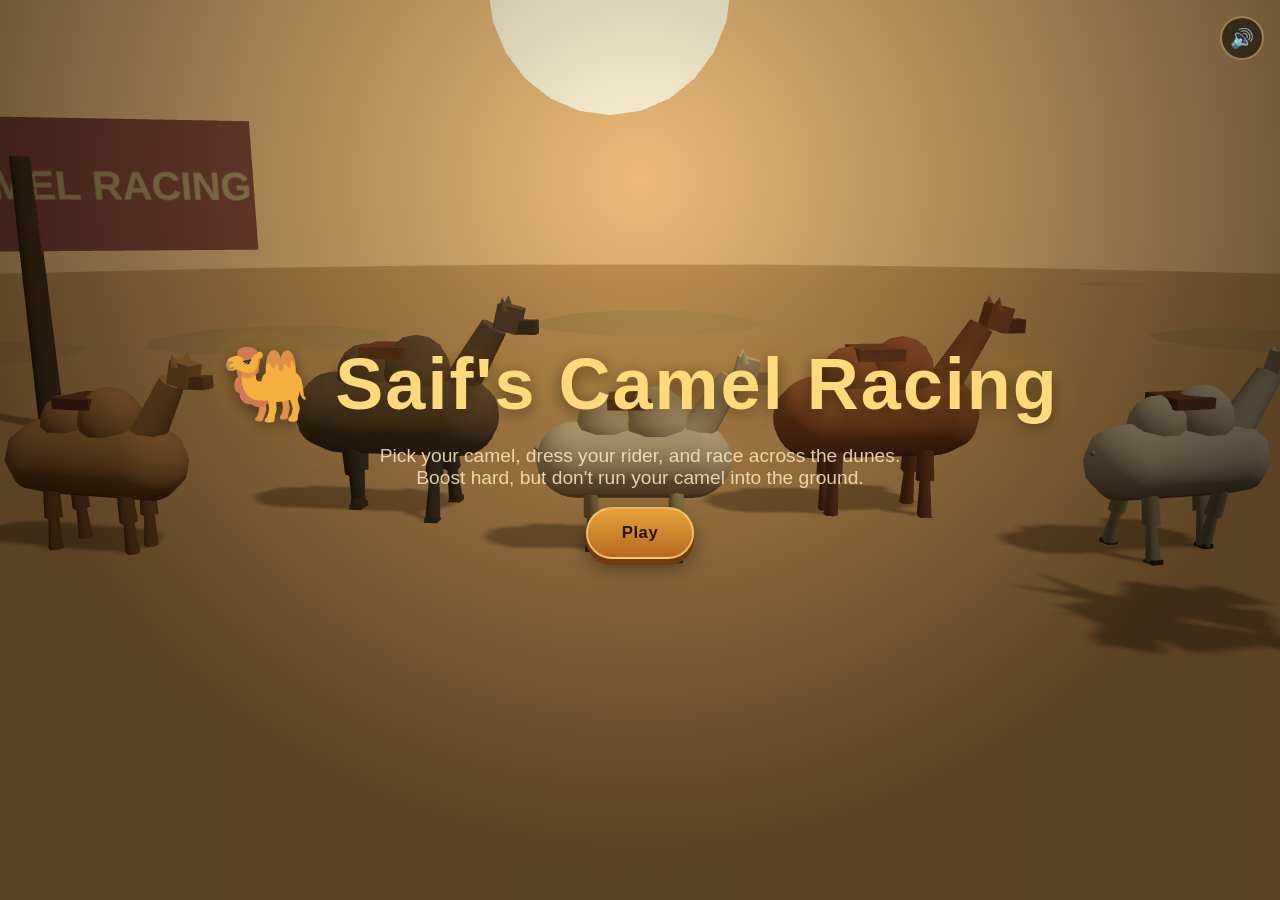
<file: app/src/main/assets/camel/index.html>
<!doctype html>
<html lang="en">
<head>
  <meta charset="UTF-8" />
  <meta name="viewport" content="width=device-width, initial-scale=1.0, maximum-scale=1.0, user-scalable=no, viewport-fit=cover" />
  <title>Saif's Camel Racing</title>

  <link rel="manifest" href="./manifest.webmanifest" />
  <meta name="theme-color" content="#b56a1f" />

  <link rel="icon" type="image/png" sizes="32x32" href="./icons/favicon-32.png" />
  <link rel="icon" type="image/png" sizes="16x16" href="./icons/favicon-16.png" />
  <link rel="apple-touch-icon" href="./icons/apple-touch-icon.png" />

  <meta name="apple-mobile-web-app-capable" content="yes" />
  <meta name="mobile-web-app-capable" content="yes" />
  <meta name="apple-mobile-web-app-status-bar-style" content="black-translucent" />
  <meta name="apple-mobile-web-app-title" content="Saif's Camel Racing" />

  <script type="module" src="./assets/index-Dft3Lb-g.js"></script>
  <link rel="stylesheet" href="./assets/index-CuxUI2_2.css">
</head>
<body>
  <div id="app">
    <canvas id="scene"></canvas>
    <div id="ui-root"></div>
    <button id="mute-btn" title="Mute sound">🔊</button>
  </div>
</body>
</html>
</file>
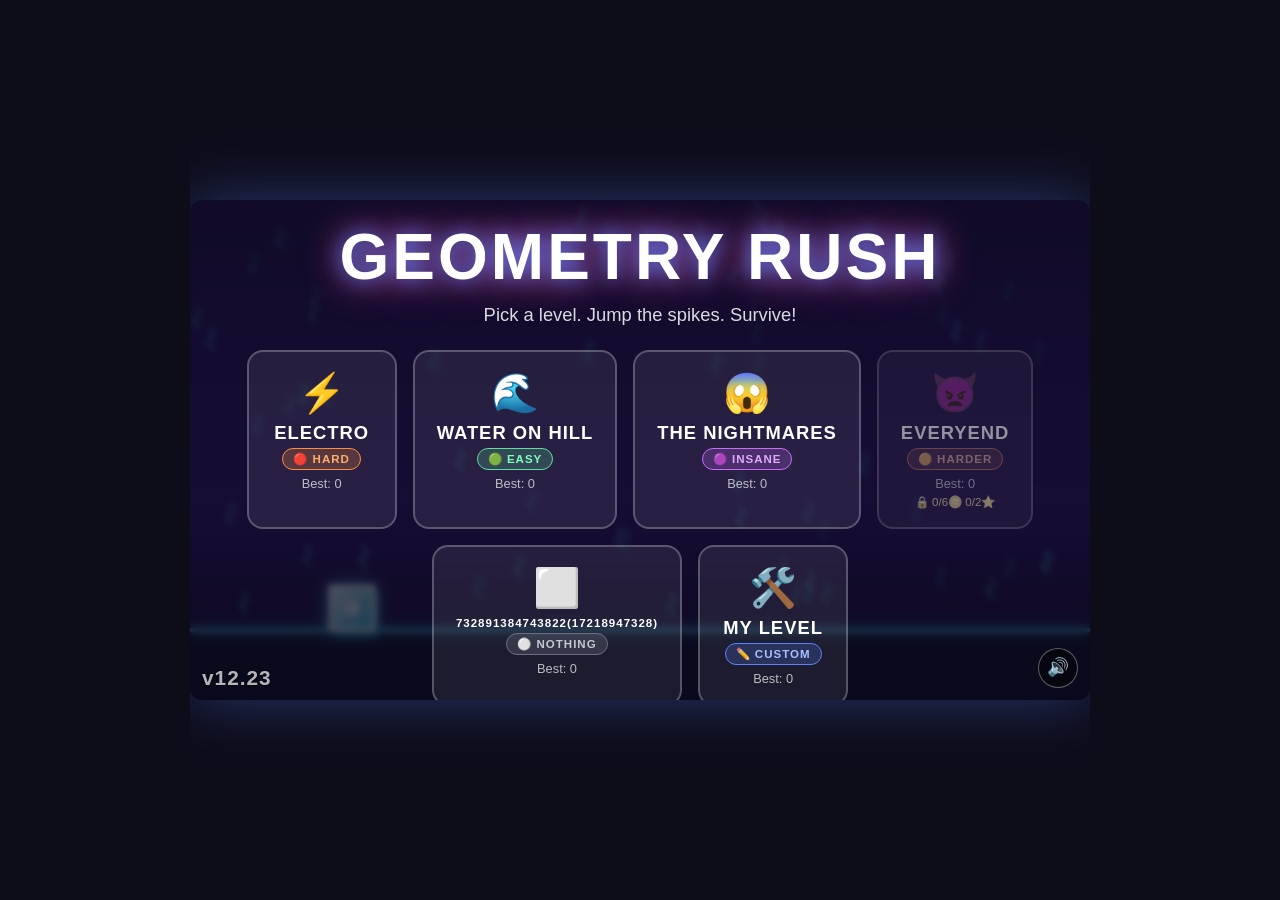
<file: app/src/main/assets/geometry/index.html>
<!DOCTYPE html>
<html lang="en">
<head>
<meta charset="UTF-8">
<meta name="viewport" content="width=device-width, initial-scale=1.0, maximum-scale=1.0, user-scalable=no, viewport-fit=cover">
<title>Geometry Rush</title>

<!-- PWA -->
<link rel="manifest" href="./manifest.webmanifest">
<meta name="theme-color" content="#0d0d1a">
<meta name="mobile-web-app-capable" content="yes">
<meta name="apple-mobile-web-app-capable" content="yes">
<meta name="apple-mobile-web-app-status-bar-style" content="black-translucent">
<meta name="apple-mobile-web-app-title" content="Geo Rush">
<link rel="icon" type="image/png" href="./icons/icon-192.png">
<link rel="apple-touch-icon" href="./icons/icon-192.png">
<style>
  * { margin: 0; padding: 0; box-sizing: border-box; }
  html, body {
    height: 100%;
    background: #0d0d1a;
    overflow: hidden;
    font-family: 'Segoe UI', 'Trebuchet MS', sans-serif;
    display: flex;
    align-items: center;
    justify-content: center;
    user-select: none;
    -webkit-user-select: none;
    touch-action: manipulation;      /* no pinch-zoom / double-tap zoom */
    overscroll-behavior: none;
  }
  #wrap {
    position: relative;
    width: 100%;
    max-width: 900px;
    aspect-ratio: 9 / 5;
    box-shadow: 0 0 60px rgba(90, 130, 255, 0.35);
    border-radius: 12px;
    overflow: hidden;
  }
  canvas { display: block; width: 100%; height: 100%; }

  /* On phones in landscape, fill the whole screen edge-to-edge */
  @media (max-width: 950px) and (orientation: landscape) {
    #wrap {
      max-width: 100vw; width: 100vw; height: 100vh; height: 100dvh;
      aspect-ratio: auto; border-radius: 0; box-shadow: none;
    }
  }

  /* Ask the player to rotate when the phone is held in portrait */
  #rotateNotice { display: none; }
  @media (orientation: portrait) and (max-width: 950px) {
    #wrap { display: none; }
    #rotateNotice {
      display: flex; position: fixed; inset: 0; z-index: 9999;
      background: #0d0d1a; color: #fff; text-align: center;
      align-items: center; justify-content: center; padding: 24px;
    }
    #rotateNotice .rot-emoji { font-size: 4rem; animation: rot 1.6s ease-in-out infinite; }
    #rotateNotice h2 { font-size: 1.6rem; margin: 12px 0 6px; letter-spacing: 1px; }
    #rotateNotice p { opacity: .7; }
  }
  @keyframes rot { 0%,100% { transform: rotate(-12deg); } 50% { transform: rotate(78deg); } }

  /* Compact the menus on short (phone-landscape) screens */
  @media (max-height: 520px) {
    .overlay h1 { font-size: 1.7rem; margin-bottom: 2px; }
    .overlay p { font-size: .8rem; margin: 2px 0; }
    .levels { gap: 8px; margin-top: 8px; }
    .level-card { padding: 8px 12px; min-width: 108px; }
    .level-card .lv-icon { font-size: 1.5rem; }
    .level-card .lv-name { font-size: .85rem; margin: 3px 0 1px; }
    .level-card .lv-best, .level-card .lv-req { font-size: .65rem; }
    .lv-diff { font-size: .6rem; padding: 2px 8px; margin: 1px 0 3px; }
    .wallet { margin-top: 8px; padding: 5px 12px; font-size: .95rem; }
    .skins-wrap { margin-top: 10px; }
    .skins-wrap .lbl { font-size: .65rem; margin-bottom: 5px; }
    .skin { width: 38px; height: 38px; }
    .hint { margin-top: 8px; font-size: .72rem; }
  }

  .overlay {
    position: absolute;
    inset: 0;
    display: flex;
    flex-direction: column;
    align-items: center;
    justify-content: safe center;   /* never clip content that overflows */
    text-align: center;
    color: #fff;
    background: rgba(10, 10, 30, 0.72);
    backdrop-filter: blur(3px);
    transition: opacity .25s ease;
    padding: 20px;
    overflow-y: auto;               /* scroll when content is taller than the frame */
  }
  .overlay.hidden { opacity: 0; pointer-events: none; }
  .overlay h1 {
    font-size: clamp(2rem, 7vw, 4rem);
    letter-spacing: 3px;
    text-shadow: 0 0 20px #5a82ff, 0 0 40px #ff4d9d;
    margin-bottom: 6px;
  }
  .overlay p { font-size: clamp(.9rem, 2.5vw, 1.15rem); opacity: .85; margin: 4px 0; }
  .big-score { font-size: clamp(1.4rem, 5vw, 2.4rem); font-weight: 800; color: #ffd84d; margin: 10px 0; }
  .btn {
    margin-top: 18px;
    background: linear-gradient(135deg, #5a82ff, #ff4d9d);
    color: #fff;
    border: none;
    padding: 14px 36px;
    font-size: 1.1rem;
    font-weight: 700;
    letter-spacing: 1px;
    border-radius: 30px;
    cursor: pointer;
    box-shadow: 0 6px 20px rgba(90,130,255,.5);
    transition: transform .12s ease;
  }
  .btn:hover { transform: scale(1.06); }
  .hint { margin-top: 14px; font-size: .85rem; opacity: .6; }

  .levels { display: flex; gap: 16px; flex-wrap: wrap; justify-content: center; margin-top: 20px; }
  .level-card {
    background: rgba(255,255,255,0.08);
    border: 2px solid rgba(255,255,255,0.25);
    border-radius: 16px;
    padding: 18px 22px;
    cursor: pointer;
    min-width: 150px;
    transition: transform .12s ease, border-color .12s ease, background .12s ease;
  }
  .level-card:hover { transform: translateY(-4px) scale(1.03); background: rgba(255,255,255,0.14); }
  .level-card .lv-icon { font-size: 2.4rem; }
  .level-card .lv-name { font-weight: 800; letter-spacing: 1px; margin: 6px 0 2px; font-size: 1.15rem; }
  .level-card .lv-best { font-size: .8rem; opacity: .7; }
  .lv-diff {
    display: inline-block; font-size: .72rem; font-weight: 800; letter-spacing: 1px;
    padding: 3px 10px; border-radius: 20px; margin: 2px 0 6px;
  }
  .diff-easy   { background: rgba(90,223,158,0.22);  color: #7dffc0; border: 1px solid #5adf9e; }
  .diff-hard   { background: rgba(255,140,60,0.22);  color: #ffb066; border: 1px solid #ff8c3c; }
  .diff-harder { background: rgba(255,90,60,0.22);   color: #ff9d7a; border: 1px solid #ff5a3c; }
  .diff-insane { background: rgba(199,107,255,0.22); color: #e0aaff; border: 1px solid #c86bff; }
  .diff-demon  { background: rgba(255,61,61,0.22);   color: #ff8a8a; border: 1px solid #ff3d3d; }
  .diff-none   { background: rgba(150,155,170,0.2);  color: #c4c8d4; border: 1px solid #6a6f80; }
  .diff-custom { background: rgba(90,130,255,0.22);  color: #a9c2ff; border: 1px solid #5a82ff; }
  .level-card.electro:hover { border-color: #4de0ff; box-shadow: 0 0 22px rgba(77,224,255,.5); }
  .level-card.water:hover   { border-color: #4dd0ff; box-shadow: 0 0 22px rgba(77,208,255,.5); }
  .level-card.toxic:hover   { border-color: #b6ff2b; box-shadow: 0 0 22px rgba(182,255,43,.5); }
  .level-card.demon:hover   { border-color: #ff3d3d; box-shadow: 0 0 22px rgba(255,61,61,.55); }
  .level-card.nothing:hover { border-color: #9aa0b0; box-shadow: 0 0 22px rgba(154,160,176,.4); }
  .level-card.custom:hover  { border-color: #5a82ff; box-shadow: 0 0 22px rgba(90,130,255,.5); }

  /* Level editor toolbar */
  #editorBar {
    position: absolute; top: 8px; left: 50%; transform: translateX(-50%);
    z-index: 30; display: flex; gap: 6px; align-items: center;
    background: rgba(10,10,30,0.85); border: 1px solid rgba(255,255,255,0.25);
    padding: 6px 8px; border-radius: 30px; max-width: 96%; flex-wrap: wrap;
    justify-content: center;
  }
  #editorBar.hidden { display: none; }
  #editorBar button {
    background: rgba(255,255,255,0.1); color: #fff; border: 1px solid rgba(255,255,255,0.25);
    border-radius: 18px; padding: 6px 10px; font-size: .95rem; font-weight: 700; cursor: pointer;
    transition: transform .1s ease;
  }
  #editorBar button:hover { transform: scale(1.08); }
  #editorBar .ed-tool.selected { background: linear-gradient(135deg,#5a82ff,#ff4d9d); border-color:#fff; }
  #editorBar #edTest { background: #5adf9e; color: #06331f; }
  #editorBar #edBack { background: #ffd84d; color: #3a2b00; }
  #editorBar .ed-sep { width: 1px; height: 22px; background: rgba(255,255,255,0.3); margin: 0 2px; }
  .level-card.locked { opacity: .55; cursor: not-allowed; filter: grayscale(.6); }
  .level-card.locked:hover { transform: none; background: rgba(255,255,255,0.08); box-shadow: none; }
  .level-card .lv-req { font-size: .72rem; margin-top: 4px; color: #ffd84d; }

  /* Skin picker */
  .skins-wrap { margin-top: 22px; }
  .skins-wrap .lbl { font-size: .8rem; letter-spacing: 2px; opacity: .7; margin-bottom: 8px; }
  .skins { display: flex; gap: 12px; flex-wrap: wrap; justify-content: center; }
  .skin {
    width: 46px; height: 46px;
    cursor: pointer; position: relative;
    display: flex; align-items: center; justify-content: center;
    transition: transform .12s ease;
  }
  .skin:hover { transform: scale(1.12); }
  .skin-fill { position: absolute; inset: 0; border-radius: 8px; }
  .skin.selected .skin-fill { filter: drop-shadow(0 0 5px #fff) drop-shadow(0 0 2px #fff); }
  .skin.selected::after {
    content: ""; position: absolute; inset: -5px; border-radius: 10px;
    border: 2px solid #fff;
  }
  .skin .tip {
    position: absolute; bottom: 120%; left: 50%; transform: translateX(-50%);
    background: #000; color: #fff; font-size: .7rem; padding: 4px 8px;
    border-radius: 6px; white-space: nowrap; opacity: 0; pointer-events: none;
    transition: opacity .12s ease; z-index: 2;
  }
  .skin:hover .tip { opacity: .95; }
  .skin.shop-chip {
    background: rgba(255,255,255,0.12);
    border: 2px dashed rgba(255,255,255,0.4);
    border-radius: 10px;
    font-size: 1.4rem;
  }
  .unlock-msg { margin-top: 10px; color: #ffd84d; font-weight: 700; min-height: 1.2em; }

  .mini-btn {
    margin-top: 14px; background: rgba(255,255,255,0.12);
    border: 1px solid rgba(255,255,255,0.3); color: #fff;
    padding: 8px 18px; border-radius: 24px; font-weight: 700; cursor: pointer;
    font-size: .85rem; transition: transform .12s ease;
  }
  .mini-btn:hover { transform: scale(1.05); }
  .overlay textarea {
    width: min(92%, 380px); height: 62px; resize: none; margin-top: 8px;
    text-align: center; word-break: break-all;
    background: rgba(0,0,0,0.4); color: #fff;
    border: 2px solid rgba(255,255,255,0.35); border-radius: 12px;
    padding: 10px 8px; font-family: monospace; font-weight: 800;
    font-size: 1.05rem; letter-spacing: 1px; line-height: 1.4;
  }
  .overlay textarea:focus { outline: none; border-color: #5a82ff; }

  .wallet {
    margin-top: 16px; font-weight: 800; font-size: 1.1rem;
    background: rgba(0,0,0,0.3); border: 1px solid rgba(255,255,255,0.25);
    padding: 8px 18px; border-radius: 30px;
  }

  /* Shop */
  .shop-grid {
    display: grid; grid-template-columns: repeat(auto-fill, minmax(120px, 1fr));
    gap: 14px; margin: 18px 0 6px;
    width: min(92%, 560px); max-height: 46vh; overflow-y: auto;
    padding: 4px;
  }
  .shop-item {
    background: rgba(255,255,255,0.08);
    border: 2px solid rgba(255,255,255,0.2);
    border-radius: 14px; padding: 12px 10px; text-align: center;
  }
  .shop-item.equipped { border-color: #5adf9e; box-shadow: 0 0 14px rgba(90,223,158,.5); }
  .shop-swatch {
    width: 54px; height: 54px; border-radius: 12px; margin: 0 auto 8px;
    border: 3px solid rgba(255,255,255,0.35);
  }
  .shop-name { font-weight: 700; margin-bottom: 8px; }
  .shop-price { font-size: .8rem; opacity: .85; margin-bottom: 6px; }
  .shop-buyrow { display: flex; gap: 6px; justify-content: center; }
  .shop-buy {
    background: linear-gradient(135deg, #5a82ff, #ff4d9d); color: #fff;
    border: none; padding: 7px 12px; border-radius: 20px;
    font-weight: 700; cursor: pointer; font-size: .85rem;
    transition: transform .1s ease;
  }
  .shop-buy.equip { background: rgba(255,255,255,0.2); }
  .shop-buy:hover { transform: scale(1.07); }
  .shop-tag { font-weight: 700; font-size: .85rem; padding: 6px 0; }
  .equipped-tag { color: #5adf9e; }
  .shop-tabs { display: flex; gap: 10px; justify-content: center; margin-top: 12px; }
  .shop-tab {
    background: rgba(255,255,255,0.1); color: #fff;
    border: 2px solid rgba(255,255,255,0.25); border-radius: 22px;
    padding: 7px 18px; font-weight: 800; letter-spacing: 1px; cursor: pointer;
    transition: all .12s ease;
  }
  .shop-tab.active { background: linear-gradient(135deg, #5a82ff, #ff4d9d); border-color: #fff; }
  .shop-tab:hover { transform: scale(1.05); }
  .ship-swatch { display: flex; align-items: center; justify-content: center; font-size: 2rem; }

  #hud {
    position: absolute;
    top: 14px; left: 16px; right: 16px;
    display: flex;
    justify-content: space-between;
    color: #fff;
    font-weight: 800;
    font-size: clamp(1rem, 3vw, 1.5rem);
    text-shadow: 0 2px 6px rgba(0,0,0,.6);
    pointer-events: none;
    z-index: 5;
  }
  #hud .label { font-size: .6em; opacity: .7; display: block; font-weight: 600; }

  #progressWrap {
    position: absolute;
    top: 62px; left: 50%; transform: translateX(-50%);
    width: 60%; max-width: 460px; height: 12px;
    background: rgba(0,0,0,0.35);
    border: 1px solid rgba(255,255,255,0.4);
    border-radius: 10px;
    z-index: 5;
    pointer-events: none;
  }
  #progressBar {
    height: 100%; width: 0%;
    background: linear-gradient(90deg, #ffd84d, #5adf9e);
    border-radius: 10px;
    transition: width .1s linear;
  }
  #progressFlag {
    position: absolute; top: -6px; right: -10px; font-size: 1.1rem;
  }
  /* HUD + progress only visible once a level is running */
  #hud, #progressWrap { transition: opacity .25s ease; }
  #wrap:not(.in-game) #hud,
  #wrap:not(.in-game) #progressWrap { opacity: 0; }

  /* Boss HP bar */
  #bossWrap {
    position: absolute; top: 54px; left: 50%; transform: translateX(-50%);
    width: 66%; max-width: 500px; z-index: 5; text-align: center;
  }
  #bossWrap.hidden { display: none; }
  .boss-label {
    color: #ff6b6b; font-weight: 800; font-size: .8rem; letter-spacing: 2px;
    text-shadow: 0 2px 6px rgba(0,0,0,.7); margin-bottom: 3px;
  }
  #bossHpTrack {
    height: 16px; background: rgba(0,0,0,0.45);
    border: 2px solid #ff3d3d; border-radius: 10px; overflow: hidden;
    box-shadow: 0 0 16px rgba(255,61,61,.6);
  }
  #bossHp {
    height: 100%; width: 100%;
    background: linear-gradient(90deg, #ff3d3d, #ff7a1a);
    transition: width .1s linear;
  }

  #muteBtn {
    position: absolute; bottom: 12px; right: 12px;
    z-index: 6;
    background: rgba(0,0,0,0.4);
    border: 1px solid rgba(255,255,255,0.35);
    color: #fff; font-size: 1.1rem;
    width: 40px; height: 40px; border-radius: 50%;
    cursor: pointer; line-height: 1;
    transition: transform .12s ease;
  }
  #muteBtn:hover { transform: scale(1.1); }

  #pauseBtn {
    position: absolute; bottom: 12px; right: 60px;
    z-index: 6;
    background: rgba(0,0,0,0.4);
    border: 1px solid rgba(255,255,255,0.35);
    color: #fff; font-size: 1rem;
    width: 40px; height: 40px; border-radius: 50%;
    cursor: pointer; line-height: 1;
    transition: transform .12s ease, opacity .2s ease;
  }
  #pauseBtn:hover { transform: scale(1.1); }
  /* only show the pause button while a level is running */
  #wrap:not(.in-game) #pauseBtn { opacity: 0; pointer-events: none; }

  #versionTag {
    position: absolute; bottom: 10px; left: 12px;
    z-index: 6;
    color: rgba(255,255,255,0.7);
    font-size: 1.3rem; font-weight: 800; letter-spacing: 1px;
    text-shadow: 0 1px 3px rgba(0,0,0,.6);
    pointer-events: none; user-select: none;
  }
</style>
</head>
<body>
<div id="wrap">
  <canvas id="game"></canvas>

  <div id="hud">
    <div><span class="label">SCORE</span><span id="score">0</span> / <span id="goal">1000</span></div>
    <div style="text-align:center"><span class="label">COLLECTED</span>🪙 <span id="coins">0</span>&nbsp;&nbsp;⭐ <span id="starsC">0</span></div>
    <div style="text-align:right"><span class="label">BEST</span><span id="best">0</span></div>
  </div>
  <div id="progressWrap"><div id="progressBar"></div><div id="progressFlag">🏁</div></div>
  <div id="bossWrap" class="hidden"><div class="boss-label">👿 DEMON BOSS</div><div id="bossHpTrack"><div id="bossHp"></div></div></div>
  <button id="muteBtn" title="Mute / unmute music">🔊</button>
  <button id="pauseBtn" title="Pause">⏸</button>
  <div id="versionTag">v12.23</div>

  <div class="overlay" id="startScreen">
    <h1>GEOMETRY RUSH</h1>
    <p>Pick a level. Jump the spikes. Survive!</p>
    <div class="levels">
      <div class="level-card electro" data-level="electro">
        <div class="lv-icon">⚡</div>
        <div class="lv-name">ELECTRO</div>
        <div class="lv-diff diff-hard">🔴 HARD</div>
        <div class="lv-best">Best: <span id="best-electro">0</span></div>
      </div>
      <div class="level-card water" data-level="water">
        <div class="lv-icon">🌊</div>
        <div class="lv-name">WATER ON HILL</div>
        <div class="lv-diff diff-easy">🟢 EASY</div>
        <div class="lv-best">Best: <span id="best-water">0</span></div>
      </div>
      <div class="level-card toxic" data-level="toxic">
        <div class="lv-icon">😱</div>
        <div class="lv-name">THE NIGHTMARES</div>
        <div class="lv-diff diff-insane">🟣 INSANE</div>
        <div class="lv-best">Best: <span id="best-toxic">0</span></div>
      </div>
      <div class="level-card demon" data-level="demon">
        <div class="lv-icon">👿</div>
        <div class="lv-name">EVERYEND</div>
        <div class="lv-diff diff-harder">🟠 HARDER</div>
        <div class="lv-best">Best: <span id="best-demon">0</span></div>
        <div class="lv-req" id="demonReq">🔒 Needs 6🪙 &amp; 2⭐</div>
      </div>
      <div class="level-card nothing" data-level="nothing">
        <div class="lv-icon">⬜</div>
        <div class="lv-name" style="font-size:.72rem;word-break:break-all">732891384743822(17218947328)</div>
        <div class="lv-diff diff-none">⚪ NOTHING</div>
        <div class="lv-best">Best: <span id="best-nothing">0</span></div>
      </div>
      <div class="level-card custom" data-level="custom">
        <div class="lv-icon">🛠️</div>
        <div class="lv-name">MY LEVEL</div>
        <div class="lv-diff diff-custom">✏️ CUSTOM</div>
        <div class="lv-best">Best: <span id="best-custom">0</span></div>
      </div>
    </div>

    <div class="wallet">💰 <span class="wallet-coins">0</span> 🪙&nbsp;&nbsp;<span class="wallet-stars">0</span> ⭐</div>

    <div class="skins-wrap">
      <div class="lbl">PLAYER ICON — tap to equip, 🛒 to buy more</div>
      <div class="skins" id="skinRow"></div>
    </div>

    <button class="mini-btn" id="transferBtn">📤 Transfer Data</button>
    <button class="mini-btn" id="creatorBtn">🛠️ Create Level</button>

    <p class="hint">SPACE / CLICK / TAP to jump · <b>hold</b> to fly in 🚀 ship · 🔃 flips gravity · P to pause</p>
  </div>

  <div class="overlay hidden" id="deathScreen">
    <h1 style="color:#ff4d6d;text-shadow:0 0 20px #ff4d6d">GAME OVER</h1>
    <div class="big-score">Score: <span id="finalScore">0</span></div>
    <p id="deathMsg">Nice run!</p>
    <button class="btn" id="retryBtn">↻ RETRY</button>
    <button class="btn" id="levelsBtn" style="background:rgba(255,255,255,0.15);box-shadow:none;">☰ LEVELS</button>
    <p class="hint">SPACE / CLICK / TAP to jump again</p>
  </div>

  <div class="overlay hidden" id="pauseScreen">
    <h1>PAUSED</h1>
    <button class="btn" id="resumeBtn">▶ RESUME</button>
    <button class="btn" id="pauseMenuBtn" style="background:rgba(255,255,255,0.15);box-shadow:none;">☰ MAIN MENU</button>
  </div>

  <div class="overlay hidden" id="winScreen">
    <h1 id="winTitle" style="color:#5adf9e;text-shadow:0 0 20px #5adf9e">LEVEL COMPLETE!</h1>
    <div class="big-score" id="winBig">🏁 You reached the finish!</div>
    <p id="winStats">🪙 0 coins · ⭐ 0 stars</p>
    <p class="unlock-msg" id="unlockMsg"></p>
    <button class="btn" id="nextBtn">↻ PLAY AGAIN</button>
    <button class="btn" id="winLevelsBtn" style="background:rgba(255,255,255,0.15);box-shadow:none;">☰ LEVELS</button>
  </div>

  <div class="overlay hidden" id="shopScreen">
    <h1 style="font-size:clamp(1.6rem,5vw,2.6rem)">🛒 SHOP</h1>
    <div class="wallet">💰 <span class="wallet-coins">0</span> 🪙&nbsp;&nbsp;<span class="wallet-stars">0</span> ⭐</div>
    <div class="shop-tabs">
      <button class="shop-tab active" id="tabIcons">🟦 ICONS</button>
      <button class="shop-tab" id="tabShips">🚀 SHIPS</button>
      <button class="shop-tab" id="tabSongs">🎵 SONGS</button>
    </div>
    <p class="hint" style="margin-top:4px">Each item costs <b>10 🪙</b> or <b>1 ⭐</b>. Collect them by playing!</p>
    <div class="shop-grid" id="shopGrid"></div>
    <p class="unlock-msg" id="shopMsg"></p>
    <button class="btn" id="shopCloseBtn" style="background:rgba(255,255,255,0.15);box-shadow:none;">← BACK</button>
  </div>

  <div class="overlay hidden" id="transferScreen">
    <h1 style="font-size:clamp(1.4rem,5vw,2.2rem)">📤 TRANSFER DATA</h1>
    <p class="hint">This code is an exact copy of your whole save. Enter it on another device to clone everything — levels, best scores, unlocks, icons/ships/songs &amp; coins.</p>
    <textarea id="transferCode" readonly inputmode="numeric"></textarea>
    <button class="btn" id="copyBtn">📋 Copy Code</button>
    <p class="hint" style="margin-top:14px">Paste a code and import it (this replaces this device's data):</p>
    <textarea id="transferInput" inputmode="numeric" placeholder="paste code…"></textarea>
    <button class="btn" id="importBtn">📥 Import</button>
    <p class="unlock-msg" id="transferMsg"></p>
    <button class="btn" id="transferCloseBtn" style="background:rgba(255,255,255,0.15);box-shadow:none;">← BACK</button>
  </div>

  <div id="editorBar" class="hidden">
    <button class="ed-tool selected" data-tool="spike" title="Spike">🔺</button>
    <button class="ed-tool" data-tool="block" title="Block">🟦</button>
    <button class="ed-tool" data-tool="coin" title="Coin">🪙</button>
    <button class="ed-tool" data-tool="erase" title="Erase">🧽</button>
    <span class="ed-sep"></span>
    <button id="edLeft" title="Scroll left">◀</button>
    <button id="edRight" title="Scroll right">▶</button>
    <button id="edClear" title="Clear all">🗑️</button>
    <button id="edTest">▶ TEST</button>
    <button id="edBack">✔ SAVE &amp; EXIT</button>
  </div>
</div>

<div id="rotateNotice">
  <div>
    <div class="rot-emoji">📱</div>
    <h2>Rotate your device</h2>
    <p>Geometry Rush plays in landscape mode</p>
  </div>
</div>

<script>
const canvas = document.getElementById('game');
const ctx = canvas.getContext('2d');

// Android WebView: every draw with a non-zero shadowBlur adds a full blur pass, which drops the
// canvas well below 60fps on the kiosk. Neutralize shadows there (visual glow only, no gameplay).
if (/Android/i.test(navigator.userAgent)) {
  const desc = Object.getOwnPropertyDescriptor(CanvasRenderingContext2D.prototype, 'shadowBlur');
  if (desc && desc.set) {
    Object.defineProperty(CanvasRenderingContext2D.prototype, 'shadowBlur', {
      get: desc.get,
      set(v) { desc.set.call(this, 0); },
    });
  }
}

// Logical resolution
const W = 900, H = 500;
canvas.width = W; canvas.height = H;

const GROUND_Y = H - 70;
const GOAL = 1000;   // reach this score to finish the level

// Demon boss fight
const BOSS_SCORE = 780;      // demon: boss flies in at this score instead of a distance finish
const BOSS_DURATION = 1350;  // frames of survival to defeat it (~22s)
const BLINKY_SCORE = 30;     // The Nightmares: Blinky appears almost immediately
const BLINKY_DURATION = 1400;// ~23s survival

// per-boss config
const BOSSES = {
  demon:  { name: 'DEMON BOSS',  emoji: '👿', duration: BOSS_DURATION,   verb: 'slayed the Demon Boss' },
  blinky: { name: 'BLINKY',      emoji: '👻', duration: BLINKY_DURATION, verb: 'busted the ghost Blinky' }
};

// ship mode tuning
const SHIP_TOP = 24;
const SHIP_GRAV = 0.5;
const SHIP_THRUST = 1.15;
const SHIP_MAXV = 8.5;

// ceiling the cube rests on when gravity is flipped
const CEIL_Y = 24;

// ---- Game state ----
let state = 'start'; // start | playing | dead | paused | won
// ---- Levels ----
// Each level defines its own theme, speed and background flavour.
const LEVELS = {
  electro: {
    name: 'ELECTRO',
    diff: { label: 'HARD', cls: 'hard' },
    baseSpeed: 8.6,          // HARD — fast & frantic
    spawnGap: 0.82,          // obstacles come tighter
    sky: ['#241046', '#3a1670', '#0a0518'],
    accent: '#4de0ff',        // grid / ground glow
    spike: '#c86bff', spikeStroke: '#e9c9ff',
    block: '#4de0ff', blockStroke: '#d6f7ff',
    player: ['#eaffff', '#4de0ff'], trail: '#c86bff',
    bg: 'bolts',
    music: {
      bpm: 140, wave: 'square', bassWave: 'sawtooth', vol: 0.5,
      bass: ['E2','','E2','','B2','','E2','','G2','','G2','','D3','','B2',''],
      lead: ['E4','B4','G4','B4','E5','','B4','','D5','B4','G4','','A4','','B4',''],
      drums:[1,0,0,0,1,0,0,0,1,0,0,0,1,0,1,0]
    }
  },
  water: {
    name: 'WATER ON HILL',
    diff: { label: 'EASY', cls: 'easy' },
    baseSpeed: 4.8,          // EASY — calm & forgiving
    spawnGap: 1.35,          // lots of room between obstacles
    sky: ['#7ad0ff', '#4a9fe0', '#1e3a6b'],
    accent: '#2ec4ff',
    spike: '#1f8fff', spikeStroke: '#bfe9ff',
    block: '#5adf9e', blockStroke: '#d6fff0',   // grassy rocks on the hill
    player: ['#ffffff', '#2ec4ff'], trail: '#7ad0ff',
    bg: 'bubbles',
    music: {
      bpm: 100, wave: 'triangle', bassWave: 'triangle', vol: 0.45,
      bass: ['A2','','E3','','A2','','E3','','F2','','C3','','G2','','D3',''],
      lead: ['A4','','C5','E5','','C5','B4','','A4','','E4','','F4','A4','',''],
      drums:[1,0,0,0,0,0,1,0,1,0,0,0,0,0,0,0]
    }
  },
  toxic: {
    name: 'THE NIGHTMARES',
    diff: { label: 'INSANE', cls: 'insane' },
    baseSpeed: 9.6,          // INSANE — harder than Electro, short of Demon
    spawnGap: 0.74,          // tighter than Electro
    sky: ['#183a1a', '#0f2a12', '#04100a'],
    accent: '#b6ff2b',        // acid green glow
    spike: '#8ee800', spikeStroke: '#e6ffb0',
    block: '#3ad67a', blockStroke: '#d6ffe0',
    player: ['#eaffb0', '#8ee800'], trail: '#b6ff2b',
    bg: 'bolts',
    music: {
      bpm: 156, wave: 'sawtooth', bassWave: 'sawtooth', vol: 0.5,
      bass: ['C2','','C2','G2','A#1','','A#1','F2','G1','','G1','D2','A1','','A1','E2'],
      lead: ['C5','','D#5','F5','G5','F5','D#5','C5','A#4','','C5','D#5','F5','','D#5',''],
      drums:[1,0,1,0,1,0,1,0,1,0,1,0,1,0,1,1]
    }
  },
  demon: {
    name: 'EVERYEND',
    diff: { label: 'HARDER', cls: 'harder' },
    baseSpeed: 10.8,         // super-fast the whole way through
    spawnGap: 0.66,          // relentless, tightly-packed obstacles
    sky: ['#3a0000', '#1a0008', '#000000'],
    accent: '#ff3d3d',
    spike: '#ff2d55', spikeStroke: '#ffd0d8',
    block: '#ff7a1a', blockStroke: '#ffe0b0',
    player: ['#ffd08a', '#ff3d3d'], trail: '#ff7a1a',
    bg: 'bolts',
    locked: true,            // unlocked by collecting coins & stars
    reqCoins: 6, reqStars: 2,
    // fast, dark, driving — the "cool" demon track
    music: {
      bpm: 178, wave: 'sawtooth', bassWave: 'sawtooth', vol: 0.5,
      bass: ['D2','D2','','D2','A#1','','D2','','D2','D2','','C2','A1','','A#1',''],
      lead: ['D5','','F5','','A5','G5','F5','','E5','','D5','','A4','C5','D5','A5'],
      drums:[1,0,1,0,1,0,1,0,1,0,1,0,1,1,1,1]
    }
  },
  nothing: {
    name: '732891384743822(17218947328)',
    diff: { label: 'NOTHING', cls: 'none' },
    baseSpeed: 5.5,
    spawnGap: 1,
    empty: true,             // no obstacles, portals, coins or boss — literally nothing
    sky: ['#22242c', '#15161c', '#0a0a0d'],
    accent: '#6a6f80',
    spike: '#6a6f80', spikeStroke: '#aab',
    block: '#6a6f80', blockStroke: '#aab',
    player: ['#e8e8f0', '#9aa0b0'], trail: '#6a6f80',
    bg: 'bolts',
    music: {
      bpm: 80, wave: 'triangle', bassWave: 'triangle', vol: 0.35,
      bass: ['A2','','','','E2','','','','F2','','','','C2','','',''],
      lead: ['','','','','','','A4','','','','','','','','',''],
      drums:[0,0,0,0,0,0,0,0,0,0,0,0,0,0,0,0]
    }
  },
  custom: {
    name: 'MY LEVEL',
    diff: { label: 'CUSTOM', cls: 'custom' },
    baseSpeed: 6.5,
    spawnGap: 1,
    isCustom: true,          // obstacles come from the level editor, not random spawns
    sky: ['#0f1830', '#122046', '#05060f'],
    accent: '#5a82ff',
    spike: '#ff4d6d', spikeStroke: '#ffd0d8',
    block: '#5a82ff', blockStroke: '#d6e2ff',
    player: ['#eaffff', '#5a82ff'], trail: '#ff4d9d',
    bg: 'bolts',
    music: {
      bpm: 130, wave: 'square', bassWave: 'sawtooth', vol: 0.5,
      bass: ['A2','','E3','','C3','','G2','','A2','','E3','','D3','','G2',''],
      lead: ['A4','C5','E5','','G4','B4','D5','','A4','C5','E5','G5','E5','','C5',''],
      drums:[1,0,0,0,1,0,0,0,1,0,0,0,1,0,1,0]
    }
  }
};

// ---- Player icons (shape + colors). Two are free; the rest are bought. ----
const ICON_COST_COINS = 10;   // price of any shop icon in coins...
const ICON_COST_STARS = 1;    // ...or in stars
const SKINS = [
  { id:'classic', name:'Cube',    shape:'square',   colors:['#eaffff','#4de0ff'], glow:'#4de0ff', free:true },
  { id:'rose',    name:'Orb',     shape:'circle',   colors:['#ffd1e8','#ff4d9d'], glow:'#ff4d9d', free:true },
  { id:'volt',    name:'Dart',    shape:'triangle', colors:['#eaffef','#5adf9e'], glow:'#5adf9e' },
  { id:'aqua',    name:'Gem',     shape:'diamond',  colors:['#dff6ff','#1f8fff'], glow:'#1f8fff' },
  { id:'gold',    name:'Star',    shape:'star',     colors:['#fff3c4','#ffb300'], glow:'#ffd84d' },
  { id:'inferno', name:'Hex',     shape:'hexagon',  colors:['#ffe08a','#ff3d3d'], glow:'#ff5a3d' },
  { id:'shadow',  name:'Penta',   shape:'pentagon', colors:['#8a8a9e','#2a2a3a'], glow:'#b0b0d0' },
  { id:'toxic',   name:'Octo',    shape:'octagon',  colors:['#eaffb0','#8ee800'], glow:'#b6ff2b' }
];
// CSS clip-paths for the little shop/menu previews (square = none)
const SHAPE_CLIP = {
  square:   'none',
  circle:   'circle(50%)',
  triangle: 'polygon(50% 2%, 98% 98%, 2% 98%)',
  diamond:  'polygon(50% 0, 100% 50%, 50% 100%, 0 50%)',
  star:     'polygon(50% 0%, 61% 35%, 98% 35%, 68% 57%, 79% 91%, 50% 70%, 21% 91%, 32% 57%, 2% 35%, 39% 35%)',
  hexagon:  'polygon(25% 3%, 75% 3%, 100% 50%, 75% 97%, 25% 97%, 0 50%)',
  pentagon: 'polygon(50% 0%, 100% 38%, 82% 100%, 18% 100%, 0% 38%)',
  octagon:  'polygon(30% 0, 70% 0, 100% 30%, 100% 70%, 70% 100%, 30% 100%, 0 70%, 0 30%)'
};
// finishing a level grants its themed icon for free
const COMPLETION_REWARD = { electro:'volt', water:'aqua', toxic:'toxic', demon:'inferno' };

// ---- Ship skins (different shapes for ship mode) — bought in the shop ----
const SHIPS = [
  { id:'rocket', name:'Rocket', shape:'rocket', emoji:'🚀', colors:['#dfefff','#4de0ff'], glow:'#4de0ff', free:true },
  { id:'jet',    name:'Jet',    shape:'jet',    emoji:'✈️', colors:['#ffe1b0','#ff8c3c'], glow:'#ff8c3c' },
  { id:'ufo',    name:'UFO',    shape:'ufo',    emoji:'🛸', colors:['#d6ffe0','#5adf9e'], glow:'#5adf9e' },
  { id:'glider', name:'Glider', shape:'glider', emoji:'🪂', colors:['#ffd6f0','#ff4d9d'], glow:'#ff4d9d' }
];

// ---- Soundtracks — buy alternate music in the shop ----
const SONGS = [
  { id:'default', name:'Level Theme', emoji:'🎵', colors:['#cfe0ff','#5a82ff'], free:true, track:null },
  { id:'hyper',   name:'Hyperdrive',  emoji:'⚡', colors:['#eaffef','#5adf9e'], track:{
      bpm:168, wave:'sawtooth', bassWave:'sawtooth', vol:0.5,
      bass:['E2','E2','E2','E2','C2','C2','C2','C2','D2','D2','D2','D2','G2','G2','G2','G2'],
      lead:['E5','','E5','G5','A5','','G5','E5','D5','','E5','','B4','','','' ],
      drums:[1,0,1,1,1,0,1,1,1,0,1,1,1,0,1,1] } },
  { id:'chill',   name:'Moonlight',    emoji:'🌙', colors:['#dff6ff','#2ec4ff'], track:{
      bpm:92, wave:'triangle', bassWave:'triangle', vol:0.45,
      bass:['C3','','G2','','A2','','E3','','F2','','C3','','G2','','B2',''],
      lead:['E4','','G4','','C5','','B4','','A4','','G4','','E4','','',''],
      drums:[1,0,0,0,0,0,1,0,1,0,0,0,0,0,0,0] } },
  { id:'epic',    name:'★ Anthem (BEST)', emoji:'👑', colors:['#fff3c4','#ffb300'], costCoins:30, costStars:3, track:{
      bpm:150, wave:'square', bassWave:'sawtooth', vol:0.55,
      bass:['A2','','A2','','F2','','F2','','C3','','C3','','G2','','G2',''],
      lead:['A4','C5','E5','C5','F4','A4','C5','A4','C5','E5','G5','E5','G4','B4','D5','B4'],
      drums:[1,0,1,0,1,0,1,0,1,0,1,0,1,0,1,1] } }
];

function isFree(id) { const s = SKINS.find(x => x.id === id); return !!(s && s.free); }
function owns(id) { return isFree(id) || progress.owned.indexOf(id) !== -1; }
function isFreeShip(id) { const s = SHIPS.find(x => x.id === id); return !!(s && s.free); }
function ownsShip(id) { return isFreeShip(id) || progress.ownedShips.indexOf(id) !== -1; }
function isFreeSong(id) { const s = SONGS.find(x => x.id === id); return !!(s && s.free); }
function ownsSong(id) { return isFreeSong(id) || progress.ownedSongs.indexOf(id) !== -1; }
function itemCost(it, cur) {
  return cur === 'coins' ? (it.costCoins || ICON_COST_COINS) : (it.costStars || ICON_COST_STARS);
}

// ---- Persistent progression (single JSON blob; file:// safe) ----
const DEFAULT_PROGRESS = {
  best: { electro:0, water:0, toxic:0, demon:0, nothing:0, custom:0 },
  completed: { electro:false, water:false, toxic:false, demon:false, nothing:false, custom:false },
  wallet: { coins: 0, stars: 0 },    // spendable balance
  owned: ['classic', 'rose'],        // owned icon ids
  ownedShips: ['rocket'],            // owned ship ids
  ownedSongs: ['default'],           // owned song ids
  demonUnlocked: false,              // latches true, so spending never re-locks it
  skin: 'classic',                   // equipped icon
  ship: 'rocket',                    // equipped ship
  song: 'default'                    // equipped soundtrack
};
let progress = structuredCloneSafe(DEFAULT_PROGRESS);

function structuredCloneSafe(o) { return JSON.parse(JSON.stringify(o)); }

function loadProgress() {
  try {
    const raw = localStorage.getItem('geoRushSave');
    if (raw) {
      const p = JSON.parse(raw);
      progress = Object.assign(structuredCloneSafe(DEFAULT_PROGRESS), p);
      progress.best = Object.assign({electro:0,water:0,toxic:0,demon:0,nothing:0,custom:0}, p.best || {});
      progress.completed = Object.assign({electro:false,water:false,toxic:false,demon:false,nothing:false,custom:false}, p.completed || {});
      // migrate old saves (totalCoins/totalStars -> wallet)
      progress.wallet = Object.assign({coins:0, stars:0}, p.wallet ||
        { coins: p.totalCoins || 0, stars: p.totalStars || 0 });
      progress.owned = Array.isArray(p.owned) ? p.owned.slice() : ['classic','rose'];
      // grant completion-reward icons for levels already beaten (preserves old unlocks)
      for (const lvl in COMPLETION_REWARD) {
        if (progress.completed[lvl] && progress.owned.indexOf(COMPLETION_REWARD[lvl]) === -1)
          progress.owned.push(COMPLETION_REWARD[lvl]);
      }
      if (progress.owned.indexOf('classic') === -1) progress.owned.push('classic');
      if (progress.owned.indexOf('rose') === -1) progress.owned.push('rose');
      // ships
      progress.ownedShips = Array.isArray(p.ownedShips) ? p.ownedShips.slice() : ['rocket'];
      if (progress.ownedShips.indexOf('rocket') === -1) progress.ownedShips.push('rocket');
      if (!progress.ship) progress.ship = 'rocket';
      // songs
      progress.ownedSongs = Array.isArray(p.ownedSongs) ? p.ownedSongs.slice() : ['default'];
      if (progress.ownedSongs.indexOf('default') === -1) progress.ownedSongs.push('default');
      if (!progress.song) progress.song = 'default';
      // never leave an un-owned item equipped
      if (!owns(progress.skin)) progress.skin = 'classic';
      if (!ownsShip(progress.ship)) progress.ship = 'rocket';
      if (!ownsSong(progress.song)) progress.song = 'default';
    }
  } catch (e) { /* keep defaults */ }
}
function saveProgress() {
  try { localStorage.setItem('geoRushSave', JSON.stringify(progress)); } catch (e) { /* ignore */ }
}
loadProgress();

// Demon unlocks once you've banked 6 coins & 2 stars — then latches on forever.
function checkDemonUnlock() {
  if (!progress.demonUnlocked &&
      progress.wallet.coins >= LEVELS.demon.reqCoins &&
      progress.wallet.stars >= LEVELS.demon.reqStars) {
    progress.demonUnlocked = true;
  }
  return progress.demonUnlocked;
}
function demonUnlocked() { return checkDemonUnlock(); }

let currentLevel = 'electro';   // set when a level is chosen
let theme = LEVELS.electro;     // active theme, drives all drawing
let currentSkin = SKINS.find(s => s.id === progress.skin) || SKINS[0];
let currentShip = SHIPS.find(s => s.id === progress.ship) || SHIPS[0];
let score = 0;
let best = 0;
let speed = 6;
let baseSpeed = 6;
let frame = 0;
let coins = 0;            // coins collected this run
let starsCollected = 0;   // stars collected this run
let collectibles = [];    // coins & stars floating in the world
let collectTimer = 0;

// Update every wallet readout on screen.
function refreshWallet() {
  document.querySelectorAll('.wallet-coins').forEach(e => e.textContent = progress.wallet.coins);
  document.querySelectorAll('.wallet-stars').forEach(e => e.textContent = progress.wallet.stars);
}

// Render the whole start menu: bests, demon lock, owned-icon swatches, wallet.
function refreshMenu() {
  refreshWallet();
  // per-level bests
  for (const key in LEVELS) {
    const el = document.getElementById('best-' + key);
    if (el) el.textContent = progress.best[key] || 0;
  }
  // demon lock state
  const demonCard = document.querySelector('.level-card.demon');
  const req = document.getElementById('demonReq');
  if (demonCard) {
    if (demonUnlocked()) {
      demonCard.classList.remove('locked');
      req.textContent = '🔥 Unlocked!';
      req.style.color = '#5adf9e';
    } else {
      demonCard.classList.add('locked');
      req.textContent = `🔒 ${progress.wallet.coins}/6🪙  ${progress.wallet.stars}/2⭐`;
      req.style.color = '#ffd84d';
    }
  }
  // owned-icon swatches (click to equip) + a shop shortcut
  const row = document.getElementById('skinRow');
  if (row) {
    row.innerHTML = '';
    SKINS.filter(sk => owns(sk.id)).forEach(sk => {
      const div = document.createElement('div');
      div.className = 'skin' + (currentSkin.id === sk.id ? ' selected' : '');
      div.innerHTML =
        `<div class="skin-fill" style="background:linear-gradient(135deg, ${sk.colors[0]}, ${sk.colors[1]});clip-path:${SHAPE_CLIP[sk.shape] || 'none'}"></div>` +
        `<div class="tip">${sk.name}</div>`;
      div.addEventListener('click', () => selectSkin(sk.id));
      row.appendChild(div);
    });
    const shopChip = document.createElement('div');
    shopChip.className = 'skin shop-chip';
    shopChip.innerHTML = `🛒<div class="tip">Open shop</div>`;
    shopChip.addEventListener('click', openShop);
    row.appendChild(shopChip);
  }
}

function selectSkin(id) {
  if (!owns(id)) return;
  currentSkin = SKINS.find(s => s.id === id) || SKINS[0];
  progress.skin = currentSkin.id;
  saveProgress();
  refreshMenu();
}

function selectShip(id) {
  if (!ownsShip(id)) return;
  currentShip = SHIPS.find(s => s.id === id) || SHIPS[0];
  progress.ship = currentShip.id;
  saveProgress();
}
function selectSong(id) {
  if (!ownsSong(id)) return;
  progress.song = id;
  saveProgress();
  if (state === 'playing') startMusic();   // swap the track live
}

// ---- Shop (Icons / Ships / Songs tabs) ----
let shopTab = 'icons';
function shopList() { return shopTab === 'ships' ? SHIPS : shopTab === 'songs' ? SONGS : SKINS; }
function shopOwns(id) { return shopTab === 'ships' ? ownsShip(id) : shopTab === 'songs' ? ownsSong(id) : owns(id); }
function shopEquipped(id) {
  return shopTab === 'ships' ? currentShip.id === id : shopTab === 'songs' ? progress.song === id : currentSkin.id === id;
}
function openShop() {
  renderShop();
  document.getElementById('shopScreen').classList.remove('hidden');
}
function closeShop() {
  document.getElementById('shopScreen').classList.add('hidden');
}

// ---- Transfer data: a random-looking code that is an EXACT copy of your save ----
// The full save (levels, unlocks, owned icons/ships/songs, equipped items, coins,
// stars AND best scores) is packed mixed-radix (BigInt), given a checksum, then
// scrambled by a reversible modular multiply so it reads like a random number.
// Import REPLACES this device's data, so it becomes an identical clone.
const TX_LEVELS = ['electro', 'water', 'toxic', 'demon', 'nothing'];
const TX_ICONS  = ['volt', 'aqua', 'gold', 'inferno', 'shadow', 'toxic'];
const TX_SHIPS  = ['jet', 'ufo', 'glider'];
const TX_SONGS  = ['hyper', 'chill', 'epic'];
const TX_COIN_CAP = 1000000, TX_STAR_CAP = 100000, TX_BEST_CAP = 2000;
const TX_CHK = 997n;               // checksum — rejects mistyped/random codes (~0.1% slip-through)
const TX_MOD = 10n ** 40n;         // plenty of room for the whole save
const TX_KEY = 39916800583201n;    // coprime to 10^40 (odd, not /5) → a bijection mod 10^40
function txModInverse(a, m) {       // extended Euclid
  let [old_r, r] = [((a % m) + m) % m, m];
  let [old_s, s] = [1n, 0n];
  while (r !== 0n) { const q = old_r / r; [old_r, r] = [r, old_r - q * r]; [old_s, s] = [s, old_s - q * s]; }
  return ((old_s % m) + m) % m;
}
const TX_KINV = txModInverse(TX_KEY, TX_MOD);
const TX_DIGITS = 40;

function encodeSave() {
  let n = 0n, mul = 1n;
  const put = (val, range) => { n += BigInt(((val % range) + range) % range) * mul; mul *= BigInt(range); };
  TX_LEVELS.forEach(k => put(progress.completed[k] ? 1 : 0, 2));
  put(progress.demonUnlocked ? 1 : 0, 2);
  TX_ICONS.forEach(id => put(progress.owned.indexOf(id) !== -1 ? 1 : 0, 2));
  TX_SHIPS.forEach(id => put(progress.ownedShips.indexOf(id) !== -1 ? 1 : 0, 2));
  TX_SONGS.forEach(id => put(progress.ownedSongs.indexOf(id) !== -1 ? 1 : 0, 2));
  put(Math.max(0, SKINS.findIndex(s => s.id === progress.skin)), SKINS.length);
  put(Math.max(0, SHIPS.findIndex(s => s.id === progress.ship)), SHIPS.length);
  put(Math.max(0, SONGS.findIndex(s => s.id === progress.song)), SONGS.length);
  put(Math.min(progress.wallet.coins | 0, TX_COIN_CAP - 1), TX_COIN_CAP);
  put(Math.min(progress.wallet.stars | 0, TX_STAR_CAP - 1), TX_STAR_CAP);
  TX_LEVELS.forEach(k => put(Math.min(progress.best[k] | 0, TX_BEST_CAP - 1), TX_BEST_CAP));
  const combined = n * TX_CHK + (n % TX_CHK);          // append checksum
  const scrambled = (combined * TX_KEY) % TX_MOD;      // → random-looking number
  return scrambled.toString().padStart(TX_DIGITS, '0');
}
function applyCode(code) {
  const digits = code.replace(/\D/g, '');
  if (!digits.length || !/^\d+$/.test(digits)) throw new Error('bad');
  const combined = ((BigInt(digits) % TX_MOD) * TX_KINV) % TX_MOD;   // un-scramble
  let n = combined / TX_CHK;
  if (n % TX_CHK !== combined % TX_CHK) throw new Error('bad');       // checksum mismatch
  const take = (range) => { const r = BigInt(range); const v = Number(n % r); n /= r; return v; };
  // unpack fully into locals, then validate before applying
  const comp = {}; TX_LEVELS.forEach(k => { comp[k] = !!take(2); });
  const demon = !!take(2);
  const owned = ['classic', 'rose']; TX_ICONS.forEach(id => { if (take(2)) owned.push(id); });
  const ships = ['rocket'];          TX_SHIPS.forEach(id => { if (take(2)) ships.push(id); });
  const songs = ['default'];         TX_SONGS.forEach(id => { if (take(2)) songs.push(id); });
  const si = take(SKINS.length), shi = take(SHIPS.length), soi = take(SONGS.length);
  const coins = take(TX_COIN_CAP), stars = take(TX_STAR_CAP);
  const best = {}; TX_LEVELS.forEach(k => { best[k] = take(TX_BEST_CAP); });
  if (n !== 0n) throw new Error('bad');   // leftover must be zero for a genuine code
  // REPLACE — this device becomes an exact clone of the code
  progress.completed = comp;
  progress.demonUnlocked = demon;
  progress.owned = owned;
  progress.ownedShips = ships;
  progress.ownedSongs = songs;
  progress.skin = SKINS[si] ? SKINS[si].id : 'classic';
  progress.ship = SHIPS[shi] ? SHIPS[shi].id : 'rocket';
  progress.song = SONGS[soi] ? SONGS[soi].id : 'default';
  progress.wallet = { coins, stars };
  progress.best = best;
}

function openTransfer() {
  let code = '';
  try { code = encodeSave(); } catch (e) { code = ''; }
  document.getElementById('transferCode').value = code;
  document.getElementById('transferInput').value = '';
  document.getElementById('transferMsg').textContent = '';
  document.getElementById('transferScreen').classList.remove('hidden');
}
function closeTransfer() {
  document.getElementById('transferScreen').classList.add('hidden');
}
// ---- Level editor ----
function openEditor() {
  loadCustom();
  state = 'editor';
  editorScroll = 0;
  stopMusic();
  document.getElementById('wrap').classList.remove('in-game');
  hideAllScreens();
  document.getElementById('editorBar').classList.remove('hidden');
}
function closeEditor() {
  saveCustom();
  document.getElementById('editorBar').classList.add('hidden');
  showLevelSelect();
}
function selectTool(t) {
  editorTool = t;
  document.querySelectorAll('.ed-tool').forEach(b => b.classList.toggle('selected', b.dataset.tool === t));
}
function editorPlace(sx, sy) {
  if (state !== 'editor') return;
  const gx = Math.round((sx + editorScroll) / ED_CELL) * ED_CELL;
  if (gx < 40 || gx > CUSTOM_LEN) return;
  if (editorTool === 'erase') {
    // remove any item within about one cell of the tap
    editorItems = editorItems.filter(it => !(Math.abs(it.gx - gx) <= ED_CELL * 0.6 &&
      (it.kind !== 'coin' || Math.abs(it.gy - sy) <= ED_CELL)));
    return;
  }
  // avoid stacking duplicates in the same column for ground items
  if (editorTool !== 'coin') editorItems = editorItems.filter(it => !(it.gx === gx && it.kind !== 'coin'));
  if (editorTool === 'spike') editorItems.push({ kind: 'spike', gx, gy: 0 });
  else if (editorTool === 'block') editorItems.push({ kind: 'block', gx, gy: 0 });
  else if (editorTool === 'coin') editorItems.push({ kind: 'coin', gx, gy: Math.max(SHIP_TOP + 20, Math.min(GROUND_Y - 20, sy)) });
}
function editorScrollBy(d) {
  editorScroll = Math.max(0, Math.min(CUSTOM_LEN - W + 80, editorScroll + d));
}
function copyTransfer() {
  const t = document.getElementById('transferCode');
  const msg = document.getElementById('transferMsg');
  t.select(); t.setSelectionRange(0, 99999);
  try {
    if (navigator.clipboard && navigator.clipboard.writeText) navigator.clipboard.writeText(t.value);
    else document.execCommand('copy');
    msg.textContent = 'Copied to clipboard! 📋';
  } catch (e) { msg.textContent = 'Select the code and copy it manually.'; }
}
function importTransfer() {
  const msg = document.getElementById('transferMsg');
  const raw = document.getElementById('transferInput').value.trim();
  if (!raw) { msg.textContent = 'Enter a 15-digit code first.'; return; }
  try {
    applyCode(raw);                 // merges unlocks/equipped/wallet into your progress
    currentSkin = SKINS.find(s => s.id === progress.skin) || SKINS[0];
    currentShip = SHIPS.find(s => s.id === progress.ship) || SHIPS[0];
    saveProgress();
    refreshMenu();
    msg.textContent = 'Imported! ✅ Progress loaded.';
  } catch (e) {
    msg.textContent = '❌ Invalid code — enter the 15-digit number.';
  }
}
function setShopTab(tab) {
  shopTab = tab;
  document.getElementById('tabIcons').classList.toggle('active', tab === 'icons');
  document.getElementById('tabShips').classList.toggle('active', tab === 'ships');
  document.getElementById('tabSongs').classList.toggle('active', tab === 'songs');
  document.getElementById('shopMsg').textContent = '';
  renderShop();
}
function renderShop() {
  refreshWallet();
  const grid = document.getElementById('shopGrid');
  grid.innerHTML = '';
  const songs = shopTab === 'songs';
  shopList().forEach(it => {
    const owned = shopOwns(it.id);
    const equipped = shopEquipped(it.id);
    const card = document.createElement('div');
    card.className = 'shop-item' + (equipped ? ' equipped' : '');
    let action;
    if (equipped) {
      action = `<div class="shop-tag equipped-tag">✓ ${songs ? 'Playing' : 'Equipped'}</div>`;
    } else if (owned) {
      action = `<button class="shop-buy equip" data-equip="${it.id}">${songs ? 'Play' : 'Equip'}</button>`;
    } else {
      action = `<div class="shop-price">${itemCost(it,'coins')}🪙 or ${itemCost(it,'stars')}⭐</div>
                <div class="shop-buyrow">
                  <button class="shop-buy" data-buy="${it.id}" data-cur="coins">Buy 🪙</button>
                  <button class="shop-buy" data-buy="${it.id}" data-cur="stars">Buy ⭐</button>
                </div>`;
    }
    let swatch;
    if (shopTab === 'ships' || songs)
      swatch = `<div class="shop-swatch ship-swatch" style="background:linear-gradient(135deg, ${it.colors[0]}, ${it.colors[1]})">${it.emoji}</div>`;
    else
      swatch = `<div class="shop-swatch" style="background:linear-gradient(135deg, ${it.colors[0]}, ${it.colors[1]});clip-path:${SHAPE_CLIP[it.shape] || 'none'}"></div>`;
    card.innerHTML = `${swatch}<div class="shop-name">${it.name}</div>${action}`;
    grid.appendChild(card);
  });
  grid.querySelectorAll('[data-buy]').forEach(b =>
    b.addEventListener('click', () => buyItem(b.dataset.buy, b.dataset.cur)));
  grid.querySelectorAll('[data-equip]').forEach(b =>
    b.addEventListener('click', () => {
      if (shopTab === 'ships') selectShip(b.dataset.equip);
      else if (shopTab === 'songs') selectSong(b.dataset.equip);
      else selectSkin(b.dataset.equip);
      renderShop(); refreshMenu();
    }));
}
function buyItem(id, cur) {
  if (shopOwns(id)) return;
  const item = shopList().find(s => s.id === id);
  const cost = itemCost(item, cur);
  const msg = document.getElementById('shopMsg');
  if (cur === 'coins') {
    if (progress.wallet.coins < cost) { msg.textContent = `Need ${cost} 🪙 — collect more!`; return; }
    progress.wallet.coins -= cost;
  } else {
    if (progress.wallet.stars < cost) { msg.textContent = `Need ${cost} ⭐ — collect more!`; return; }
    progress.wallet.stars -= cost;
  }
  if (shopTab === 'ships') { progress.ownedShips.push(id); progress.ship = id; currentShip = item; }
  else if (shopTab === 'songs') { progress.ownedSongs.push(id); progress.song = id; }
  else { progress.owned.push(id); progress.skin = id; currentSkin = item; }
  saveProgress();
  msg.textContent = `Bought ${item.name}! 🎉`;
  renderShop();
  refreshMenu();
}
refreshMenu();

// ---- Player ----
const player = {
  x: 140, y: GROUND_Y - 44,
  size: 44,
  vy: 0,
  onGround: true,
  jumps: 0,
  rot: 0,
  mode: 'cube',       // 'cube' | 'ship'
  gravityDir: 1,      // 1 = normal (floor), -1 = flipped (ceiling)
  trail: []
};

const GRAVITY = 0.9;
const JUMP_V = -15;
const MAX_JUMPS = 1;   // single jump only (no mid-air double jump)

// ---- World objects ----
let obstacles = [];
let particles = [];
let stars = [];
let spawnTimer = 0;
let portalTimer = 0;
let gravTimer = 0;
let sectionMode = 'cube';   // which mode we're currently spawning for
let sectionGravity = 1;      // gravity obstacles are being spawned for (1 floor / -1 ceiling)
let holding = false;         // is jump/thrust being held?

// boss fight state
let bossActive = false;
let bossProjectiles = [];
let bossType = 'demon';
let worldHidden = false;   // Blinky's nightmare: everything goes invisible on a cycle
const boss = { x: 0, y: 0, baseY: 130, hp: 0, maxHp: BOSS_DURATION, t: 0, atkTimer: 0, pattern: 0, flash: 0, intro: 0 };

// ---- Level editor / custom level ----
const CUSTOM_LEN = 4200;   // length of a custom level in world px
const ED_CELL = 42;        // placement grid size
let editorItems = [];      // [{kind:'spike'|'block'|'coin', gx, gy}]
let editorScroll = 0;
let editorTool = 'spike';
let customIndex = 0;        // next custom item to spawn during play
let customDist = 0;         // distance scrolled during custom play
function loadCustom() {
  try { const r = localStorage.getItem('geoRushCustom'); editorItems = r ? JSON.parse(r) : []; }
  catch (e) { editorItems = []; }
  if (!Array.isArray(editorItems)) editorItems = [];
}
function saveCustom() {
  try { localStorage.setItem('geoRushCustom', JSON.stringify(editorItems)); } catch (e) {}
}
loadCustom();

// ============ AUDIO / MUSIC ENGINE (procedural chiptune) ============
let actx = null, masterGain = null, musicTimer = null, musicStep = 0;
let muted = false;
try { muted = localStorage.getItem('geoRushMuted') === '1'; } catch (e) {}

const A4 = 440;
const SEMI = {C:-9,'C#':-8,D:-7,'D#':-6,E:-5,F:-4,'F#':-3,G:-2,'G#':-1,A:0,'A#':1,B:2};
function nf(note) {                       // note name -> frequency
  if (!note) return 0;
  const m = /^([A-G]#?)(\d)$/.exec(note);
  if (!m) return 0;
  return A4 * Math.pow(2, (SEMI[m[1]] + (parseInt(m[2]) - 4) * 12) / 12);
}
function initAudio() {
  if (!actx) {
    try {
      actx = new (window.AudioContext || window.webkitAudioContext)();
      masterGain = actx.createGain();
      masterGain.gain.value = muted ? 0 : 0.5;
      masterGain.connect(actx.destination);
    } catch (e) { actx = null; }
  }
  if (actx && actx.state === 'suspended') actx.resume();
}
function tone(freq, t, dur, type, vol) {
  if (!actx || !freq) return;
  const o = actx.createOscillator(), g = actx.createGain();
  o.type = type; o.frequency.value = freq;
  g.gain.setValueAtTime(0.0001, t);
  g.gain.linearRampToValueAtTime(vol, t + 0.008);
  g.gain.exponentialRampToValueAtTime(0.0001, t + dur);
  o.connect(g).connect(masterGain);
  o.start(t); o.stop(t + dur + 0.02);
}
function kick(t) {
  if (!actx) return;
  const o = actx.createOscillator(), g = actx.createGain();
  o.type = 'sine';
  o.frequency.setValueAtTime(160, t);
  o.frequency.exponentialRampToValueAtTime(45, t + 0.12);
  g.gain.setValueAtTime(0.4, t);
  g.gain.exponentialRampToValueAtTime(0.0001, t + 0.16);
  o.connect(g).connect(masterGain);
  o.start(t); o.stop(t + 0.18);
}
// ---- Pickup SFX (routed through masterGain, so mute silences them too) ----
function sfxCoin() {
  if (!actx) return;
  const t = actx.currentTime;
  tone(nf('B5'), t, 0.07, 'square', 0.4);          // classic two-note "coin" blip
  tone(nf('E6'), t + 0.06, 0.12, 'square', 0.4);
}
function sfxStar() {
  if (!actx) return;
  const t = actx.currentTime;
  ['C6', 'E6', 'G6', 'C7'].forEach((n, i) =>      // bright rising sparkle
    tone(nf(n), t + i * 0.05, 0.16, 'triangle', 0.38));
}
function startMusic() {
  initAudio();
  if (!actx) return;
  stopMusic();
  musicStep = 0;
  // use the equipped shop soundtrack if any, else the level's own theme
  const song = SONGS.find(s => s.id === progress.song);
  const m = (song && song.track && ownsSong(song.id)) ? song.track : LEVELS[currentLevel].music;
  const stepDur = 60 / m.bpm / 4;        // 16th-note length (seconds)
  musicTimer = setInterval(() => {
    if (state !== 'playing') return;      // silence while paused/dead
    const t = actx.currentTime + 0.02;
    const i = musicStep % 16;
    if (m.bass[i]) tone(nf(m.bass[i]), t, stepDur * 3.6, m.bassWave, m.vol * 0.4);
    if (m.lead[i]) tone(nf(m.lead[i]), t, stepDur * 1.9, m.wave, m.vol * 0.28);
    if (m.drums[i]) kick(t);
    musicStep++;
  }, stepDur * 1000);
}
function stopMusic() { if (musicTimer) { clearInterval(musicTimer); musicTimer = null; } }
function toggleMute() {
  muted = !muted;
  if (masterGain) masterGain.gain.value = muted ? 0 : 0.5;
  try { localStorage.setItem('geoRushMuted', muted ? '1' : '0'); } catch (e) {}
  const b = document.getElementById('muteBtn');
  if (b) b.textContent = muted ? '🔇' : '🔊';
}

// background stars
for (let i = 0; i < 60; i++) {
  stars.push({
    x: Math.random() * W,
    y: Math.random() * (GROUND_Y - 20),
    r: Math.random() * 1.8 + 0.3,
    s: Math.random() * 0.5 + 0.15
  });
}

function reset() {
  score = 0;
  speed = baseSpeed;
  frame = 0;
  obstacles = [];
  particles = [];
  collectibles = [];
  coins = 0;
  starsCollected = 0;
  spawnTimer = 0;
  collectTimer = 40;
  portalTimer = 480;       // first portal well into the run
  gravTimer = 300;         // first gravity flip
  sectionMode = 'cube';
  sectionGravity = 1;
  bossActive = false;
  worldHidden = false;
  bossProjectiles = [];
  customIndex = 0;
  customDist = 0;
  if (currentLevel === 'custom') editorItems.sort((a, b) => a.gx - b.gx);
  player.y = GROUND_Y - player.size;
  player.vy = 0;
  player.onGround = true;
  player.jumps = 0;
  player.rot = 0;
  player.mode = 'cube';
  player.gravityDir = 1;
  player.trail = [];
  document.getElementById('goal').textContent = GOAL;
  document.getElementById('coins').textContent = 0;
  document.getElementById('starsC').textContent = 0;
  document.getElementById('progressBar').style.width = '0%';
  document.getElementById('bossWrap').classList.add('hidden');
  document.getElementById('progressWrap').classList.remove('hidden');
  document.getElementById('pauseBtn').textContent = '⏸';
}

// ---- Input ----
function jump() {
  if (state !== 'playing') return;
  if (player.jumps < MAX_JUMPS) {
    player.vy = JUMP_V * player.gravityDir;   // jump away from the current surface
    player.onGround = false;
    player.jumps++;
    // jump particles kick out from the surface the player launched off
    const fromY = player.gravityDir === 1 ? player.y + player.size : player.y;
    for (let i = 0; i < 8; i++) {
      particles.push({
        x: player.x + player.size / 2,
        y: fromY,
        vx: (Math.random() - 0.5) * 4,
        vy: (Math.random() * 3 + 1) * player.gravityDir,
        life: 20, color: theme.trail, size: Math.random() * 3 + 1
      });
    }
  }
}

function handleAction() {
  // On the start screen the player must pick a level first (no auto-start).
  if (state === 'playing') { if (player.mode === 'cube') jump(); }   // ship uses hold, not tap
  else if (state === 'dead' || state === 'won') startGame(currentLevel);   // replay same level
}

// press = start holding (ship thrust) + trigger the discrete action (cube jump / restart)
function pressDown() { holding = true; handleAction(); }
function pressUp() { holding = false; }

// map a client point to logical canvas coordinates
function canvasXY(cx, cy) {
  const r = canvas.getBoundingClientRect();
  return [(cx - r.left) / r.width * W, (cy - r.top) / r.height * H];
}

window.addEventListener('keydown', e => {
  if (e.code === 'Space' || e.code === 'ArrowUp') {
    e.preventDefault();
    holding = true;
    if (!e.repeat) handleAction();
  }
  if (e.key === 'p' || e.key === 'P') togglePause();
});
window.addEventListener('keyup', e => {
  if (e.code === 'Space' || e.code === 'ArrowUp') holding = false;
});
canvas.addEventListener('mousedown', e => {
  if (state === 'editor') { const [x, y] = canvasXY(e.clientX, e.clientY); editorPlace(x, y); }
  else pressDown();
});
window.addEventListener('mouseup', pressUp);
window.addEventListener('touchstart', e => {
  // ignore taps on UI controls (buttons, cards, shop, editor bar) so they work / scroll normally
  if (e.target.closest('.btn, .level-card, .skin, .shop-item, .shop-tab, #pauseBtn, #muteBtn, #editorBar')) return;
  if (state === 'editor') {
    e.preventDefault();
    const t = e.touches[0]; const [x, y] = canvasXY(t.clientX, t.clientY); editorPlace(x, y);
    return;
  }
  if (state === 'playing') {
    e.preventDefault();   // block scroll only while playing, so the tap = jump/thrust
    pressDown();
  } else if (state === 'dead' || state === 'won') {
    pressDown();          // tap anywhere to restart
  }
  // on menu / shop / pause screens: do nothing, let the page scroll
}, { passive: false });
window.addEventListener('touchend', pressUp);

// level cards on the start screen
document.querySelectorAll('.level-card').forEach(card => {
  card.addEventListener('click', () => startGame(card.dataset.level));
});
document.getElementById('retryBtn').onclick = () => startGame(currentLevel);
document.getElementById('levelsBtn').onclick = showLevelSelect;
document.getElementById('resumeBtn').onclick = togglePause;
document.getElementById('pauseMenuBtn').onclick = showLevelSelect;
document.getElementById('nextBtn').onclick = () => startGame(currentLevel);
document.getElementById('winLevelsBtn').onclick = showLevelSelect;
document.getElementById('shopCloseBtn').onclick = closeShop;
document.getElementById('tabIcons').onclick = () => setShopTab('icons');
document.getElementById('tabShips').onclick = () => setShopTab('ships');
document.getElementById('tabSongs').onclick = () => setShopTab('songs');
const muteBtn = document.getElementById('muteBtn');
muteBtn.textContent = muted ? '🔇' : '🔊';
muteBtn.onclick = (e) => { e.stopPropagation(); initAudio(); toggleMute(); };
document.getElementById('pauseBtn').onclick = (e) => { e.stopPropagation(); togglePause(); };
document.getElementById('transferBtn').onclick = openTransfer;
document.getElementById('copyBtn').onclick = copyTransfer;
document.getElementById('importBtn').onclick = importTransfer;
document.getElementById('transferCloseBtn').onclick = closeTransfer;
document.getElementById('creatorBtn').onclick = openEditor;
document.querySelectorAll('.ed-tool').forEach(b => b.onclick = () => selectTool(b.dataset.tool));
document.getElementById('edLeft').onclick = () => editorScrollBy(-ED_CELL * 5);
document.getElementById('edRight').onclick = () => editorScrollBy(ED_CELL * 5);
document.getElementById('edClear').onclick = () => { editorItems = []; saveCustom(); };
document.getElementById('edTest').onclick = () => { saveCustom(); document.getElementById('editorBar').classList.add('hidden'); startGame('custom'); };
document.getElementById('edBack').onclick = closeEditor;

function hideAllScreens() {
  document.getElementById('startScreen').classList.add('hidden');
  document.getElementById('deathScreen').classList.add('hidden');
  document.getElementById('pauseScreen').classList.add('hidden');
  document.getElementById('winScreen').classList.add('hidden');
  document.getElementById('shopScreen').classList.add('hidden');
  document.getElementById('transferScreen').classList.add('hidden');
  document.getElementById('editorBar').classList.add('hidden');
}

function startGame(levelKey) {
  const key = LEVELS[levelKey] ? levelKey : 'electro';
  // Demon is gated behind coins & stars.
  if (key === 'demon' && !demonUnlocked()) {
    refreshMenu();   // flash the updated requirement
    return;
  }
  currentLevel = key;
  theme = LEVELS[currentLevel];
  baseSpeed = theme.baseSpeed;
  best = progress.best[currentLevel] || 0;
  document.getElementById('best').textContent = best;
  reset();
  state = 'playing';
  document.getElementById('wrap').classList.add('in-game');
  hideAllScreens();
  startMusic();
  tryLockLandscape();
}

// Best-effort: ask the browser to lock landscape (works on installed PWA / fullscreen Android)
function tryLockLandscape() {
  try {
    if (screen.orientation && screen.orientation.lock) screen.orientation.lock('landscape').catch(() => {});
  } catch (e) { /* not supported — the rotate overlay handles it */ }
}

function showLevelSelect() {
  state = 'start';
  stopMusic();
  refreshMenu();
  document.getElementById('wrap').classList.remove('in-game');
  hideAllScreens();
  document.getElementById('startScreen').classList.remove('hidden');
}

function togglePause() {
  if (state === 'playing') {
    state = 'paused';
    stopMusic();
    document.getElementById('pauseBtn').textContent = '▶';
    document.getElementById('pauseScreen').classList.remove('hidden');
  } else if (state === 'paused') {
    state = 'playing';
    startMusic();
    document.getElementById('pauseBtn').textContent = '⏸';
    document.getElementById('pauseScreen').classList.add('hidden');
  }
}

function die() {
  state = 'dead';
  stopMusic();
  bossActive = false;
  worldHidden = false;
  document.getElementById('bossWrap').classList.add('hidden');
  // explosion
  for (let i = 0; i < 40; i++) {
    particles.push({
      x: player.x + player.size / 2,
      y: player.y + player.size / 2,
      vx: (Math.random() - 0.5) * 12,
      vy: (Math.random() - 0.5) * 12,
      life: 45,
      color: ['#ff4d6d', '#ffd84d', '#5a82ff'][Math.floor(Math.random()*3)],
      size: Math.random() * 5 + 2
    });
  }
  // you keep the coins & stars you grabbed, even on a failed run
  progress.wallet.coins += coins;
  progress.wallet.stars += starsCollected;
  const wasDemon = demonUnlocked();
  checkDemonUnlock();
  if (score > best) { best = score; progress.best[currentLevel] = best; document.getElementById('best').textContent = best; }
  saveProgress();
  refreshMenu();

  const msgs = ['So close!', 'Try again!', 'Getting better!', 'Almost had it!', 'Keep going!'];
  document.getElementById('finalScore').textContent = score;
  let note = score >= best && score > 0 ? '🏆 New best score!' : msgs[Math.floor(Math.random()*msgs.length)];
  if (coins || starsCollected) note += `  ·  banked 🪙${coins} ⭐${starsCollected}`;
  if (!wasDemon && demonUnlocked()) note += '  ·  👿 EVERYEND unlocked!';
  document.getElementById('deathMsg').textContent = note;
  document.getElementById('deathScreen').classList.remove('hidden');
}

function win(bossKill) {
  state = 'won';
  stopMusic();
  bossActive = false;
  worldHidden = false;
  document.getElementById('bossWrap').classList.add('hidden');
  const bcfg = BOSSES[bossType];
  document.getElementById('winTitle').textContent = bossKill ? `${bcfg.emoji} BOSS DEFEATED!` : 'LEVEL COMPLETE!';
  document.getElementById('winBig').textContent = bossKill ? `${bcfg.emoji} You ${bcfg.verb}!` : '🏁 You reached the finish!';
  // celebratory confetti burst
  for (let i = 0; i < 60; i++) {
    particles.push({
      x: player.x + player.size / 2,
      y: player.y,
      vx: (Math.random() - 0.5) * 10,
      vy: -Math.random() * 10 - 2,
      life: 60,
      color: ['#ffd84d', '#5adf9e', theme.accent, '#ff7ad0'][Math.floor(Math.random()*4)],
      size: Math.random() * 5 + 2
    });
  }
  const wasDemon = demonUnlocked();

  // bank the run's coins & stars into the spendable wallet
  progress.wallet.coins += coins;
  progress.wallet.stars += starsCollected;
  progress.completed[currentLevel] = true;
  if (score > best) { best = score; document.getElementById('best').textContent = best; }
  progress.best[currentLevel] = Math.max(progress.best[currentLevel] || 0, score);

  // finishing a level grants its themed icon for free
  const unlocks = [];
  const reward = COMPLETION_REWARD[currentLevel];
  if (reward && !owns(reward)) {
    progress.owned.push(reward);
    unlocks.push('🎨 ' + SKINS.find(s => s.id === reward).name + ' icon');
  }
  if (!wasDemon && checkDemonUnlock()) unlocks.push('👿 EVERYEND level');
  saveProgress();

  document.getElementById('winStats').textContent =
    `🪙 ${coins} coins · ⭐ ${starsCollected} stars  (spend them in the 🛒 shop!)`;
  document.getElementById('unlockMsg').textContent =
    unlocks.length ? 'Unlocked: ' + unlocks.join('  ·  ') : '';

  refreshMenu();  // keep the start screen in sync for next time
  document.getElementById('winScreen').classList.remove('hidden');
}

// ---- Boss fights ----
function startBoss(type) {
  bossType = BOSSES[type] ? type : 'demon';
  const cfg = BOSSES[bossType];
  bossActive = true;
  obstacles = [];
  collectibles = [];
  bossProjectiles = [];
  sectionMode = 'cube';
  sectionGravity = 1;
  player.mode = 'cube';
  player.gravityDir = 1;
  player.y = GROUND_Y - player.size; player.vy = 0; player.jumps = 0; player.rot = 0;
  boss.x = W - 95; boss.baseY = 130; boss.y = 130;
  boss.maxHp = cfg.duration; boss.hp = cfg.duration;
  boss.t = 0; boss.atkTimer = 0; boss.pattern = 0; boss.flash = 0;
  boss.intro = 100;   // brief warning before it attacks
  document.querySelector('#bossWrap .boss-label').textContent = cfg.emoji + ' ' + cfg.name;
  document.getElementById('progressWrap').classList.add('hidden');
  document.getElementById('bossWrap').classList.remove('hidden');
}

function doBossAttack(kind) {
  boss.flash = 8;
  if (kind === 0) {
    // low fireballs rolling along the ground — JUMP over them
    for (let i = 0; i < 2; i++)
      bossProjectiles.push({ x: boss.x - 40, y: GROUND_Y - 22 - i * 30, vx: -(speed + 2.5), vy: 0, r: 15 });
  } else if (kind === 1) {
    // a wave of ground spikes marching in — JUMP over them
    for (let i = 0; i < 3; i++) obstacles.push({ kind: 'spike', x: W + i * 40, w: 34, h: 44 });
  } else {
    // a HIGH fireball at head height — do NOT jump, stay grounded
    bossProjectiles.push({ x: boss.x - 40, y: GROUND_Y - 118, vx: -(speed + 2), vy: 0, r: 16, high: true });
  }
}

function updateBoss() {
  boss.t++;
  boss.y = boss.baseY + Math.sin(boss.t * 0.045) * 42;
  if (boss.flash > 0) boss.flash--;

  // Blinky nightmare: 7s visible, then 5s pitch-black (dodge blind), repeating
  if (bossType === 'blinky' && boss.intro <= 0) {
    worldHidden = (boss.t % 720) >= 420;   // 60fps: 420=7s visible, 300=5s hidden
  } else {
    worldHidden = false;
  }

  if (boss.intro > 0) {
    boss.intro--;
  } else {
    boss.hp--;                                   // HP drains only once the fight is on
    boss.atkTimer--;
    if (boss.atkTimer <= 0) {
      doBossAttack(boss.pattern % 3);
      boss.pattern++;
      boss.atkTimer = 68 + Math.random() * 42;   // pace between attacks
    }
  }
  document.getElementById('bossHp').style.width = Math.max(0, boss.hp / boss.maxHp * 100) + '%';

  // move & collide boss projectiles
  const px = player.x, py = player.y, ps = player.size;
  const pcx = px + ps / 2, pcy = py + ps / 2;
  for (const p of bossProjectiles) {
    p.x += p.vx; p.y += p.vy;
    const dx = pcx - p.x, dy = pcy - p.y, rr = ps / 2 + p.r - 6;
    if (dx * dx + dy * dy < rr * rr) { die(); return; }
  }
  bossProjectiles = bossProjectiles.filter(p => p.x + p.r > -10);

  if (boss.hp <= 0) win(true);
}

// ---- Spawning ----
function spawnObstacle() {
  // when gravity is flipped, obstacles hang from the ceiling (spikes only, for fairness)
  if (sectionGravity === -1) {
    const count = 1 + Math.floor(Math.random() * 3);
    for (let i = 0; i < count; i++) {
      obstacles.push({ kind: 'spike', x: W + i * 34, w: 34, h: 40, flip: true });
    }
    return;
  }
  const type = Math.random();
  if (type < 0.62) {
    // spike(s) - 1 to 3 in a row
    const count = 1 + Math.floor(Math.random() * 3);
    for (let i = 0; i < count; i++) {
      obstacles.push({ kind: 'spike', x: W + i * 34, w: 34, h: 40 });
    }
  } else if (type < 0.85) {
    // block to land on / jump over
    const h = 40 + Math.floor(Math.random() * 60);
    obstacles.push({ kind: 'block', x: W, w: 50, h: h });
  } else {
    // a pair of spikes — clear both with one well-timed jump
    obstacles.push({ kind: 'spike', x: W, w: 34, h: 40 });
    obstacles.push({ kind: 'spike', x: W + 34, w: 34, h: 40 });
  }
}

// Ship section: pillars rise from the FLOOR that you fly OVER.
// The ceiling is always safe (no hanging blocks), so flying up never kills you.
function spawnShipGate() {
  const floor = GROUND_Y;
  const usable = floor - SHIP_TOP;
  const maxH = usable * 0.68;              // always leaves a safe corridor near the ceiling
  const w = 46;
  const h = 70 + Math.random() * (maxH - 70);
  obstacles.push({ kind: 'bar', x: W, w, y: floor - h, h });
  // sometimes a second, staggered pillar for rhythm
  if (Math.random() < 0.4) {
    const h2 = 70 + Math.random() * (maxH - 70);
    obstacles.push({ kind: 'bar', x: W + w + 70, w, y: floor - h2, h: h2 });
  }
}

// Spawn coins (common) or a star (rare) at reachable heights.
function spawnCollectible() {
  const isStar = Math.random() < 0.18;
  if (isStar) {
    // a single high-value star near jump apex
    collectibles.push({
      kind: 'star', x: W + 20,
      y: GROUND_Y - (110 + Math.random() * 40),
      r: 15, collected: false, spin: 0
    });
  } else {
    // an arc of 3-5 coins following a jump trajectory
    const n = 3 + Math.floor(Math.random() * 3);
    const gap = 46;
    const peak = 70 + Math.random() * 60;
    for (let i = 0; i < n; i++) {
      const t = i / (n - 1);                 // 0..1 across the arc
      const arc = Math.sin(t * Math.PI);     // 0 at ends, 1 in middle
      collectibles.push({
        kind: 'coin', x: W + 20 + i * gap,
        y: GROUND_Y - 40 - arc * peak,
        r: 11, collected: false, spin: 0
      });
    }
  }
}

// ---- Collision ----
function collide(px, py, pw, ph, ox, oy, ow, oh) {
  return px < ox + ow && px + pw > ox && py < oy + oh && py + ph > oy;
}

// ---- Update ----
function update() {
  if (state !== 'playing') return;
  frame++;
  score = Math.floor(frame / 6);
  document.getElementById('score').textContent = score;
  document.getElementById('progressBar').style.width =
    Math.min(100, (score / GOAL) * 100) + '%';

  // demon: a boss flies in near the end instead of a plain distance finish
  if (currentLevel === 'demon' && !bossActive && score >= BOSS_SCORE) startBoss('demon');
  if (currentLevel === 'toxic' && !bossActive && score >= BLINKY_SCORE) startBoss('blinky');

  // speed: steady for custom levels, gently ramping otherwise
  speed = theme.isCustom ? baseSpeed : baseSpeed + Math.min(frame, 900) / 900;

  if (theme.isCustom) {
    // custom level: scroll a fixed distance, spawning the editor's placed items
    customDist += speed;
    document.getElementById('progressBar').style.width = Math.min(100, customDist / CUSTOM_LEN * 100) + '%';
    if (customDist >= CUSTOM_LEN + 100) { win(); return; }
    while (customIndex < editorItems.length && (editorItems[customIndex].gx - customDist) <= W) {
      const it = editorItems[customIndex++], sx = it.gx - customDist;
      if (it.kind === 'spike') obstacles.push({ kind: 'spike', x: sx, w: 34, h: 40 });
      else if (it.kind === 'block') obstacles.push({ kind: 'block', x: sx, w: 50, h: 70 });
      else collectibles.push({ kind: 'coin', x: sx, y: it.gy, r: 11, collected: false, spin: 0 });
    }
  } else if (!bossActive && score >= GOAL) {
    win(); return;   // reached the finish line
  }

  // no normal (random) spawns for custom/empty levels, the final stretch, or a boss fight
  const spawning = score < GOAL - 8 && !bossActive && !theme.empty && !theme.isCustom;

  // player physics
  if (player.mode === 'ship') {
    // fly: gravity pulls down, holding thrusts up
    player.vy += SHIP_GRAV;
    if (holding) player.vy -= SHIP_THRUST;
    player.vy = Math.max(-SHIP_MAXV, Math.min(SHIP_MAXV, player.vy));
    player.y += player.vy;
    player.rot = Math.max(-0.5, Math.min(0.5, player.vy * 0.05));
    player.onGround = false;
    // clamp to ceiling & floor (no death, you just bump)
    if (player.y < SHIP_TOP) { player.y = SHIP_TOP; player.vy = 0; }
    if (player.y + player.size >= GROUND_Y) { player.y = GROUND_Y - player.size; player.vy = 0; }
    // thrust flame
    if (holding && frame % 2 === 0) {
      particles.push({
        x: player.x, y: player.y + player.size / 2,
        vx: -Math.random() * 4 - 2, vy: (Math.random() - 0.5) * 2,
        life: 16, color: theme.accent, size: Math.random() * 3 + 1
      });
    }
  } else {
    // cube: gravity + jumps (gravityDir flips it to run on the ceiling)
    const gd = player.gravityDir;
    player.vy += GRAVITY * gd;
    player.y += player.vy;
    player.rot += (player.onGround ? 0 : 0.18 * gd);
    // BOTH boundaries are solid walls — you rest on the one gravity pulls you to,
    // and the opposite one just blocks you (prevents sinking through after a flip).
    const land = () => {
      if (!player.onGround) player.rot = Math.round(player.rot / (Math.PI/2)) * (Math.PI/2);
      player.onGround = true;
      player.jumps = 0;
    };
    if (player.y + player.size >= GROUND_Y) {      // hit the floor
      player.y = GROUND_Y - player.size;
      if (player.vy > 0) player.vy = 0;
      if (gd === 1) land();
    }
    if (player.y <= CEIL_Y) {                       // hit the ceiling
      player.y = CEIL_Y;
      if (player.vy < 0) player.vy = 0;
      if (gd === -1) land();
    }
  }

  // trail
  player.trail.push({ x: player.x, y: player.y, rot: player.rot });
  if (player.trail.length > 6) player.trail.shift();

  // spawn a mode portal every so often (toggles cube <-> ship section)
  portalTimer--;
  if (spawning && portalTimer <= 0) {
    sectionMode = (sectionMode === 'cube') ? 'ship' : 'cube';
    sectionGravity = 1;                    // reset gravity when the mode changes
    obstacles.push({ kind: 'portal', to: sectionMode, x: W + 40, w: 40, used: false });
    spawnTimer = 60;                       // brief breather right after a portal
    portalTimer = 360 + Math.random() * 200;
    gravTimer = 220 + Math.random() * 160;
  }

  // gravity-flip portal — only during cube sections
  gravTimer--;
  if (spawning && sectionMode === 'cube' && gravTimer <= 0) {
    sectionGravity = -sectionGravity;
    obstacles.push({ kind: 'portal', to: 'flip', x: W + 40, w: 40, used: false });
    spawnTimer = Math.max(spawnTimer, 55);   // small breather so you can react
    gravTimer = 260 + Math.random() * 180;
  }

  // spawn obstacles (shape depends on the current section)
  const gap = theme.spawnGap || 1;   // per-level difficulty spacing
  spawnTimer--;
  if (spawning && spawnTimer <= 0) {
    if (sectionMode === 'ship') {
      spawnShipGate();
      spawnTimer = (Math.max(50, 80 - frame / 50) + Math.random() * 30) * gap;
    } else {
      spawnObstacle();
      spawnTimer = (Math.max(45, 90 - frame / 40) + Math.random() * 40) * gap;
    }
  }

  // spawn collectibles (coins & stars)
  collectTimer--;
  if (spawning && collectTimer <= 0) {
    spawnCollectible();
    collectTimer = 120 + Math.random() * 90;
  }

  // move obstacles
  const px = player.x, py = player.y, ps = player.size;
  for (let o of obstacles) {
    o.x -= speed;
    const ox = o.x, ow = o.w;

    // portal: crossing it switches mode or flips gravity
    if (o.kind === 'portal') {
      if (!o.used && ox <= px + ps / 2) {
        o.used = true;
        if (o.to === 'flip') {
          player.gravityDir = -player.gravityDir;   // flip gravity, keep mode
        } else {
          player.mode = o.to;
          player.gravityDir = 1;                     // mode change resets gravity
        }
        player.vy = 0; player.rot = 0;
        const col = o.to === 'ship' ? '#5adf9e' : o.to === 'flip' ? '#c86bff' : '#ffb300';
        for (let i = 0; i < 22; i++) {
          particles.push({
            x: px + ps / 2, y: py + ps / 2,
            vx: (Math.random() - 0.5) * 9, vy: (Math.random() - 0.5) * 9,
            life: 30, color: col, size: Math.random() * 4 + 2
          });
        }
      }
      continue;   // portals never kill
    }

    const pad = 6;

    // ground block: allow landing on top (cube only)
    if (o.kind === 'block') {
      const topY = GROUND_Y - o.h;
      if (px + ps > ox + 4 && px < ox + ow - 4 && player.vy >= 0 &&
          py + ps <= topY + 18 && py + ps + player.vy >= topY) {
        player.y = topY - ps;
        player.vy = 0;
        player.onGround = true;
        player.jumps = 0;
        player.rot = Math.round(player.rot / (Math.PI/2)) * (Math.PI/2);
        continue;
      }
      if (collide(px+pad, py+pad, ps-pad*2, ps-pad*2, ox, GROUND_Y - o.h, ow, o.h)) { die(); return; }
    }
    else if (o.kind === 'spike') {
      // floor spike points up from GROUND_Y; ceiling spike points down from CEIL_Y
      const box = o.flip
        ? [ox+6, CEIL_Y, ow-12, o.h-10]
        : [ox+6, GROUND_Y - o.h + 10, ow-12, o.h-10];
      if (collide(px+pad, py+pad, ps-pad*2, ps-pad*2, box[0], box[1], box[2], box[3])) { die(); return; }
    }
    else if (o.kind === 'bar') {
      // ship gate — solid rectangle, touching = death
      if (collide(px+pad, py+pad, ps-pad*2, ps-pad*2, ox, o.y, ow, o.h)) { die(); return; }
    }
  }
  obstacles = obstacles.filter(o => o.x + o.w > -10);

  // boss fight logic (attacks, projectiles, HP drain, win/lose)
  if (bossActive) { updateBoss(); if (state !== 'playing') return; }

  // collectibles: move, spin, and check pickup
  const pcx = px + ps / 2, pcy = py + ps / 2;
  for (let c of collectibles) {
    c.x -= speed;
    c.spin += 0.15;
    if (!c.collected) {
      const dx = pcx - c.x, dy = pcy - c.y;
      if (dx * dx + dy * dy < (ps / 2 + c.r) * (ps / 2 + c.r)) {
        c.collected = true;
        if (c.kind === 'star') { starsCollected++; document.getElementById('starsC').textContent = starsCollected; sfxStar(); }
        else { coins++; document.getElementById('coins').textContent = coins; sfxCoin(); }
        // sparkle burst
        const col = c.kind === 'star' ? '#ffd84d' : '#ffcf3f';
        for (let i = 0; i < 12; i++) {
          particles.push({
            x: c.x, y: c.y,
            vx: (Math.random() - 0.5) * 6, vy: (Math.random() - 0.5) * 6,
            life: 25, color: col, size: Math.random() * 3 + 1
          });
        }
      }
    }
  }
  collectibles = collectibles.filter(c => !c.collected && c.x + c.r > -10);

  // particles
  for (let p of particles) {
    p.x += p.vx; p.y += p.vy; p.vy += 0.2; p.life--;
  }
  particles = particles.filter(p => p.life > 0);

  // background elements: bubbles rise, bolts drift left
  for (let s of stars) {
    if (theme.bg === 'bubbles') {
      s.y -= (s.s + 0.4) * 2;
      s.x += Math.sin((frame + s.y) * 0.05) * 0.4;   // gentle wobble
      if (s.y < 0) { s.y = GROUND_Y - 10; s.x = Math.random() * W; }
    } else {
      s.x -= s.s * (speed / baseSpeed) * 2;
      if (s.x < 0) { s.x = W; s.y = Math.random() * (GROUND_Y - 40); }
    }
  }
}

// ---- Draw ----
function drawBackground() {
  // gradient sky from the active theme
  const g = ctx.createLinearGradient(0, 0, 0, H);
  g.addColorStop(0, theme.sky[0]);
  g.addColorStop(0.6, theme.sky[1]);
  g.addColorStop(1, theme.sky[2]);
  ctx.fillStyle = g;
  ctx.fillRect(0, 0, W, H);

  if (theme.bg === 'bubbles') drawHills();

  if (theme.bg === 'bolts') {
    // flickering electric bolts in the sky
    for (let s of stars) {
      ctx.globalAlpha = 0.4 + Math.abs(Math.sin((frame + s.x) * 0.1)) * 0.5;
      ctx.strokeStyle = theme.accent;
      ctx.lineWidth = 1.4;
      ctx.beginPath();
      ctx.moveTo(s.x, s.y);
      ctx.lineTo(s.x + 5, s.y + 8);
      ctx.lineTo(s.x - 3, s.y + 14);
      ctx.lineTo(s.x + 4, s.y + 22);
      ctx.stroke();
    }
  } else {
    // rising bubbles for the water level
    ctx.strokeStyle = 'rgba(255,255,255,0.5)';
    ctx.lineWidth = 1;
    for (let s of stars) {
      ctx.globalAlpha = 0.35 + s.s;
      ctx.beginPath();
      ctx.arc(s.x, s.y, s.r + 1.5, 0, Math.PI * 2);
      ctx.stroke();
    }
  }
  ctx.globalAlpha = 1;

  // moving perspective grid on the ground
  ctx.strokeStyle = theme.accent + '2b';   // ~17% alpha
  ctx.lineWidth = 1;
  const off = (frame * speed) % 60;
  for (let x = -off; x < W; x += 60) {
    ctx.beginPath(); ctx.moveTo(x, GROUND_Y); ctx.lineTo(x - 40, H); ctx.stroke();
  }
}

// rolling parallax hills behind the water level
function drawHills() {
  const layers = [
    { c: 'rgba(40,120,90,0.45)', amp: 40, baseY: GROUND_Y - 60, sp: 0.3, len: 260 },
    { c: 'rgba(60,160,110,0.55)', amp: 30, baseY: GROUND_Y - 20, sp: 0.6, len: 200 }
  ];
  for (const L of layers) {
    const shift = (frame * speed * L.sp) % L.len;
    ctx.fillStyle = L.c;
    ctx.beginPath();
    ctx.moveTo(0, H);
    for (let x = -shift; x <= W + L.len; x += 6) {
      const y = L.baseY + Math.sin(x / L.len * Math.PI * 2) * L.amp;
      ctx.lineTo(x, y);
    }
    ctx.lineTo(W, H);
    ctx.closePath();
    ctx.fill();
  }
}

function drawGround() {
  if (theme.bg === 'bubbles') {
    // translucent water body with a shimmering surface line
    ctx.fillStyle = 'rgba(20, 90, 150, 0.85)';
    ctx.fillRect(0, GROUND_Y, W, H - GROUND_Y);
    ctx.strokeStyle = '#bfefff';
    ctx.lineWidth = 3;
    ctx.shadowColor = theme.accent;
    ctx.shadowBlur = 15;
    ctx.beginPath();
    ctx.moveTo(0, GROUND_Y);
    for (let x = 0; x <= W; x += 10) {
      ctx.lineTo(x, GROUND_Y + Math.sin((x + frame * speed) * 0.05) * 3);
    }
    ctx.stroke();
    ctx.shadowBlur = 0;
    return;
  }
  // default (electro) neon floor
  ctx.fillStyle = '#0b0b1e';
  ctx.fillRect(0, GROUND_Y, W, H - GROUND_Y);
  ctx.strokeStyle = theme.accent;
  ctx.lineWidth = 3;
  ctx.shadowColor = theme.accent;
  ctx.shadowBlur = 15;
  ctx.beginPath();
  ctx.moveTo(0, GROUND_Y); ctx.lineTo(W, GROUND_Y); ctx.stroke();
  ctx.shadowBlur = 0;
}

// Lighten (amt>0) or darken (amt<0) a #rrggbb color; returns an rgb() string.
function shade(hex, amt) {
  const h = hex.replace('#', '');
  const r = parseInt(h.substr(0, 2), 16), g = parseInt(h.substr(2, 2), 16), b = parseInt(h.substr(4, 2), 16);
  const f = (c) => Math.max(0, Math.min(255, Math.round(amt >= 0 ? c + (255 - c) * amt : c * (1 + amt))));
  return `rgb(${f(r)},${f(g)},${f(b)})`;
}

// Build a centered path for the given icon shape with "radius" r.
function traceShape(shape, r) {
  ctx.beginPath();
  if (shape === 'circle') { ctx.arc(0, 0, r, 0, Math.PI * 2); return; }
  if (shape === 'square') { ctx.rect(-r, -r, 2 * r, 2 * r); return; }
  if (shape === 'star') {
    for (let i = 0; i < 10; i++) {
      const a = -Math.PI / 2 + i * Math.PI / 5;
      const rr = i % 2 === 0 ? r : r * 0.45;
      const x = Math.cos(a) * rr, y = Math.sin(a) * rr;
      if (i) ctx.lineTo(x, y); else ctx.moveTo(x, y);
    }
    ctx.closePath(); return;
  }
  const n = { triangle: 3, diamond: 4, pentagon: 5, hexagon: 6, octagon: 8 }[shape] || 4;
  for (let i = 0; i < n; i++) {
    const a = -Math.PI / 2 + i * 2 * Math.PI / n;
    const x = Math.cos(a) * r, y = Math.sin(a) * r;
    if (i) ctx.lineTo(x, y); else ctx.moveTo(x, y);
  }
  ctx.closePath();
}

function drawPlayer() {
  const s = player.size, r = s / 2;
  const shape = currentSkin.shape || 'square';

  const ship = player.mode === 'ship';
  const trailColor = ship ? currentShip.colors[1] : currentSkin.colors[1];

  // trail — faint copies behind the player
  for (let i = 0; i < player.trail.length; i++) {
    const t = player.trail[i];
    ctx.save();
    ctx.globalAlpha = (i / player.trail.length) * 0.32;
    ctx.translate(t.x + r, t.y + r);
    ctx.rotate(t.rot || 0);
    ctx.fillStyle = trailColor;
    if (ship) ctx.fillRect(-r * 0.7, -r * 0.4, r * 1.4, r * 0.8);
    else traceShape(shape, r);
    ctx.fill();
    ctx.restore();
  }

  // 3D ground shadow beneath the player (depth cue)
  const surfY = player.gravityDir === 1 ? GROUND_Y - 2 : CEIL_Y + s + 2;
  ctx.save();
  ctx.globalAlpha = 0.28;
  ctx.fillStyle = '#000';
  ctx.beginPath();
  ctx.ellipse(player.x + r, surfY, r * 0.95, r * 0.3, 0, 0, Math.PI * 2);
  ctx.fill();
  ctx.restore();

  ctx.save();
  ctx.translate(player.x + r, player.y + r);
  ctx.rotate(player.rot);

  if (ship) {
    // draw the equipped ship
    drawShip(currentShip, s);
  } else {
    // 3D extrude — a darker copy offset down-right fakes thickness
    ctx.save();
    ctx.translate(5, 6);
    ctx.fillStyle = shade(currentSkin.colors[1], -0.45);
    traceShape(shape, r);
    ctx.fill();
    ctx.restore();
    // top face — the selected color gradient (lit from top-left)
    ctx.shadowColor = currentSkin.glow;
    ctx.shadowBlur = 18;
    const g = ctx.createLinearGradient(-r, -r, r, r);
    g.addColorStop(0, shade(currentSkin.colors[0], 0.25));
    g.addColorStop(1, shade(currentSkin.colors[1], -0.12));
    ctx.fillStyle = g;
    traceShape(shape, r);
    ctx.fill();
    ctx.shadowBlur = 0;
    // white border
    ctx.strokeStyle = '#fff';
    ctx.lineWidth = 3;
    ctx.lineJoin = 'round';
    traceShape(shape, r);
    ctx.stroke();
    // glossy highlight (upper-left)
    ctx.fillStyle = 'rgba(255,255,255,0.9)';
    traceShape(shape, r * 0.3);
    ctx.fill();
  }

  ctx.restore();
}

// Draw the equipped ship (centered at origin, facing right).
function drawShip(sh, s) {
  const r = s / 2;
  const g = ctx.createLinearGradient(-r, -r, r, r);
  g.addColorStop(0, sh.colors[0]); g.addColorStop(1, sh.colors[1]);
  ctx.fillStyle = g;
  ctx.strokeStyle = '#fff'; ctx.lineWidth = 2.5; ctx.lineJoin = 'round';
  ctx.shadowColor = sh.glow; ctx.shadowBlur = 18;

  if (sh.shape === 'rocket') {
    ctx.beginPath(); ctx.ellipse(0, 0, r * 0.95, r * 0.62, 0, 0, Math.PI * 2); ctx.fill(); ctx.stroke();
    ctx.shadowBlur = 0; ctx.fillStyle = sh.glow;
    ctx.beginPath(); ctx.moveTo(r * 0.6, -r * 0.42); ctx.lineTo(r * 1.25, 0); ctx.lineTo(r * 0.6, r * 0.42); ctx.closePath(); ctx.fill();
    ctx.beginPath(); ctx.moveTo(-r * 0.4, r * 0.35); ctx.lineTo(-r * 0.95, r * 0.95); ctx.lineTo(-r * 0.4, r * 0.1); ctx.closePath(); ctx.fill();
    ctx.beginPath(); ctx.moveTo(-r * 0.4, -r * 0.35); ctx.lineTo(-r * 0.95, -r * 0.95); ctx.lineTo(-r * 0.4, -r * 0.1); ctx.closePath(); ctx.fill();
    ctx.fillStyle = 'rgba(255,255,255,0.9)'; ctx.beginPath(); ctx.arc(r * 0.1, 0, r * 0.28, 0, Math.PI * 2); ctx.fill();
  } else if (sh.shape === 'jet') {
    ctx.beginPath(); ctx.moveTo(r * 1.15, 0); ctx.lineTo(-r * 0.55, -r * 0.42); ctx.lineTo(-r * 0.25, 0); ctx.lineTo(-r * 0.55, r * 0.42); ctx.closePath(); ctx.fill(); ctx.stroke();
    ctx.shadowBlur = 0; ctx.fillStyle = sh.colors[1];
    ctx.beginPath(); ctx.moveTo(-r * 0.05, -r * 0.1); ctx.lineTo(-r * 0.85, -r * 0.8); ctx.lineTo(-r * 0.5, -r * 0.02); ctx.closePath(); ctx.fill();
    ctx.beginPath(); ctx.moveTo(-r * 0.05, r * 0.1); ctx.lineTo(-r * 0.85, r * 0.8); ctx.lineTo(-r * 0.5, r * 0.02); ctx.closePath(); ctx.fill();
    ctx.fillStyle = 'rgba(255,255,255,0.9)'; ctx.beginPath(); ctx.arc(r * 0.25, 0, r * 0.16, 0, Math.PI * 2); ctx.fill();
  } else if (sh.shape === 'ufo') {
    ctx.beginPath(); ctx.ellipse(0, r * 0.18, r * 1.15, r * 0.5, 0, 0, Math.PI * 2); ctx.fill(); ctx.stroke();
    ctx.shadowBlur = 0;
    ctx.fillStyle = 'rgba(255,255,255,0.85)';
    ctx.beginPath(); ctx.ellipse(0, r * 0.05, r * 0.5, r * 0.55, 0, Math.PI, 0); ctx.fill();
    ctx.fillStyle = sh.glow;
    for (let i = -1; i <= 1; i++) { ctx.beginPath(); ctx.arc(i * r * 0.62, r * 0.32, r * 0.12, 0, Math.PI * 2); ctx.fill(); }
  } else { // glider
    ctx.beginPath(); ctx.moveTo(r * 1.05, 0); ctx.lineTo(-r * 0.7, -r * 0.85); ctx.lineTo(-r * 0.3, 0); ctx.lineTo(-r * 0.7, r * 0.85); ctx.closePath(); ctx.fill(); ctx.stroke();
    ctx.shadowBlur = 0;
    ctx.fillStyle = 'rgba(255,255,255,0.85)'; ctx.beginPath(); ctx.arc(0, 0, r * 0.22, 0, Math.PI * 2); ctx.fill();
  }
  ctx.shadowBlur = 0;
}

// A beveled/extruded 3D-looking block.
function draw3DBlock(x, y, w, h) {
  const bevel = Math.min(8, w * 0.22, h * 0.22);
  ctx.shadowColor = theme.block; ctx.shadowBlur = 12;
  const g = ctx.createLinearGradient(x, y, x, y + h);
  g.addColorStop(0, shade(theme.block, 0.22));
  g.addColorStop(1, shade(theme.block, -0.32));
  ctx.fillStyle = g;
  ctx.fillRect(x, y, w, h);
  ctx.shadowBlur = 0;
  ctx.fillStyle = shade(theme.block, 0.5);   // lit top face
  ctx.fillRect(x, y, w, bevel);
  ctx.fillStyle = shade(theme.block, 0.12);  // lit left face
  ctx.fillRect(x, y, bevel, h);
  ctx.fillStyle = shade(theme.block, -0.45); // shaded right + bottom
  ctx.fillRect(x + w - bevel, y, bevel, h);
  ctx.fillRect(x, y + h - bevel, w, bevel);
  ctx.strokeStyle = theme.blockStroke; ctx.lineWidth = 2;
  ctx.strokeRect(x, y, w, h);
}

function drawObstacles() {
  for (let o of obstacles) {
    if (o.kind === 'spike') {
      // floor spike points up from GROUND_Y; flipped spike points down from CEIL_Y
      const baseY = o.flip ? CEIL_Y : GROUND_Y;
      const tipY = o.flip ? CEIL_Y + o.h : GROUND_Y - o.h;
      // 3D: dark right face first, then a lit left face
      ctx.shadowColor = theme.spike; ctx.shadowBlur = 12;
      ctx.fillStyle = shade(theme.spike, -0.35);
      ctx.beginPath();
      ctx.moveTo(o.x + o.w/2, baseY); ctx.lineTo(o.x + o.w/2, tipY); ctx.lineTo(o.x + o.w, baseY);
      ctx.closePath(); ctx.fill();
      ctx.shadowBlur = 0;
      ctx.fillStyle = shade(theme.spike, 0.12);
      ctx.beginPath();
      ctx.moveTo(o.x, baseY); ctx.lineTo(o.x + o.w/2, tipY); ctx.lineTo(o.x + o.w/2, baseY);
      ctx.closePath(); ctx.fill();
      ctx.strokeStyle = theme.spikeStroke; ctx.lineWidth = 1.5;
      ctx.beginPath();
      ctx.moveTo(o.x, baseY); ctx.lineTo(o.x + o.w/2, tipY); ctx.lineTo(o.x + o.w, baseY);
      ctx.stroke();
    } else if (o.kind === 'block') {
      draw3DBlock(o.x, GROUND_Y - o.h, o.w, o.h);
    } else if (o.kind === 'bar') {
      draw3DBlock(o.x, o.y, o.w, o.h);   // ship-gate bar (absolute y/h)
    } else if (o.kind === 'portal') {
      // glowing oval gate: green -> ship, orange -> cube, purple -> gravity flip
      const col = o.to === 'ship' ? '#5adf9e' : o.to === 'flip' ? '#c86bff' : '#ffb300';
      const cx = o.x + o.w / 2, cyc = (SHIP_TOP + GROUND_Y) / 2, rh = (GROUND_Y - SHIP_TOP) / 2;
      ctx.save();
      ctx.globalAlpha = 0.85;
      ctx.strokeStyle = col;
      ctx.shadowColor = col;
      ctx.shadowBlur = 22;
      ctx.lineWidth = 6;
      ctx.beginPath();
      ctx.ellipse(cx, cyc, o.w / 2, rh, 0, 0, Math.PI * 2);
      ctx.stroke();
      ctx.globalAlpha = 0.18;
      ctx.fillStyle = col;
      ctx.fill();
      ctx.restore();
      // icon
      ctx.globalAlpha = 1;
      ctx.font = '22px Segoe UI';
      ctx.textAlign = 'center';
      ctx.textBaseline = 'middle';
      ctx.fillText(o.to === 'ship' ? '🚀' : o.to === 'flip' ? '🔃' : '🟦', cx, cyc);
    }
  }
}

function drawCollectibles() {
  for (let c of collectibles) {
    ctx.save();
    ctx.translate(c.x, c.y);
    if (c.kind === 'coin') {
      // spinning gold coin (width oscillates to fake 3D spin)
      const w = Math.abs(Math.cos(c.spin)) * c.r + 2;
      ctx.shadowColor = '#ffcf3f';
      ctx.shadowBlur = 12;
      ctx.fillStyle = '#ffcf3f';
      ctx.beginPath();
      ctx.ellipse(0, 0, w, c.r, 0, 0, Math.PI * 2);
      ctx.fill();
      ctx.shadowBlur = 0;
      ctx.strokeStyle = '#b8860b';
      ctx.lineWidth = 2;
      ctx.stroke();
      ctx.fillStyle = '#fff3c4';
      ctx.font = 'bold 12px Segoe UI';
      ctx.textAlign = 'center';
      ctx.textBaseline = 'middle';
      if (w > 5) ctx.fillText('$', 0, 1);
    } else {
      // 5-point golden star
      ctx.rotate(c.spin * 0.3);
      ctx.shadowColor = '#ffd84d';
      ctx.shadowBlur = 16;
      ctx.fillStyle = '#ffd84d';
      ctx.beginPath();
      for (let i = 0; i < 10; i++) {
        const ang = (Math.PI / 5) * i - Math.PI / 2;
        const rad = i % 2 === 0 ? c.r : c.r / 2.3;
        ctx.lineTo(Math.cos(ang) * rad, Math.sin(ang) * rad);
      }
      ctx.closePath();
      ctx.fill();
      ctx.shadowBlur = 0;
      ctx.strokeStyle = '#fff';
      ctx.lineWidth = 1.5;
      ctx.stroke();
    }
    ctx.restore();
  }
}

function drawParticles() {
  for (let p of particles) {
    ctx.globalAlpha = Math.max(0, p.life / 45);
    ctx.fillStyle = p.color;
    ctx.fillRect(p.x, p.y, p.size, p.size);
  }
  ctx.globalAlpha = 1;
}

function drawBoss() {
  // fireball projectiles
  for (const p of bossProjectiles) {
    ctx.save();
    ctx.shadowColor = '#ff7a1a'; ctx.shadowBlur = 16;
    const grd = ctx.createRadialGradient(p.x, p.y, 2, p.x, p.y, p.r);
    grd.addColorStop(0, '#fff3c4'); grd.addColorStop(0.5, '#ffb300'); grd.addColorStop(1, '#ff3d3d');
    ctx.fillStyle = grd;
    ctx.beginPath(); ctx.arc(p.x, p.y, p.r, 0, Math.PI * 2); ctx.fill();
    ctx.restore();
  }
  if (!bossActive) return;

  ctx.save();
  ctx.translate(boss.x, boss.y);
  if (bossType === 'blinky') drawBlinkyBody(); else drawDemonBody();
  ctx.restore();

  // intro warning banner
  if (boss.intro > 0) {
    ctx.save();
    ctx.globalAlpha = 0.55 + 0.45 * Math.abs(Math.sin(boss.t * 0.25));
    ctx.fillStyle = bossType === 'blinky' ? '#ff5db1' : '#ff3d3d';
    ctx.font = 'bold 46px Segoe UI'; ctx.textAlign = 'center'; ctx.textBaseline = 'middle';
    ctx.shadowColor = '#ff0000'; ctx.shadowBlur = 22;
    ctx.fillText('⚠ BOSS FIGHT ⚠', W / 2, H / 2 - 40);
    ctx.restore();
  }
}

function drawDemonBody() {
  const R = 54;
  ctx.shadowColor = '#ff3d3d'; ctx.shadowBlur = 26;
  ctx.fillStyle = boss.flash > 0 ? '#ffffff' : '#8a0f1a';
  ctx.beginPath();
  for (let i = 0; i < 6; i++) { const a = -Math.PI/2 + i*Math.PI/3; const x=Math.cos(a)*R, y=Math.sin(a)*R; i?ctx.lineTo(x,y):ctx.moveTo(x,y); }
  ctx.closePath(); ctx.fill();
  ctx.shadowBlur = 0;
  ctx.fillStyle = '#5a0810';
  ctx.beginPath(); ctx.moveTo(-R*0.6,-R*0.45); ctx.lineTo(-R*0.95,-R*1.15); ctx.lineTo(-R*0.25,-R*0.6); ctx.closePath(); ctx.fill();
  ctx.beginPath(); ctx.moveTo(R*0.6,-R*0.45); ctx.lineTo(R*0.95,-R*1.15); ctx.lineTo(R*0.25,-R*0.6); ctx.closePath(); ctx.fill();
  ctx.fillStyle = '#ffe14d'; ctx.shadowColor = '#ffd84d'; ctx.shadowBlur = 12;
  ctx.beginPath(); ctx.arc(-18,-6,9,0,Math.PI*2); ctx.arc(18,-6,9,0,Math.PI*2); ctx.fill();
  ctx.shadowBlur = 0; ctx.fillStyle = '#000';
  ctx.beginPath(); ctx.arc(-16,-4,4,0,Math.PI*2); ctx.arc(20,-4,4,0,Math.PI*2); ctx.fill();
  ctx.fillStyle = '#2a0206';
  ctx.beginPath(); ctx.moveTo(-26,18);
  for (let i = 0; i <= 6; i++) ctx.lineTo(-26 + i*9, 18 + ((i%2)?11:0));
  ctx.lineTo(28,18); ctx.closePath(); ctx.fill();
}

// Blinky — the red Pac-Man ghost. Flickers ("blinks") and stares at the player.
function drawBlinkyBody() {
  const R = 48;
  // blink flicker (dims briefly on a cycle), overridden bright when just hit
  const blink = Math.sin(boss.t * 0.14);
  ctx.globalAlpha = boss.flash > 0 ? 1 : (blink < -0.8 ? 0.28 : 1);
  ctx.shadowColor = '#ff2d55'; ctx.shadowBlur = 26;
  ctx.fillStyle = boss.flash > 0 ? '#ffffff' : '#ff2d2d';
  // body: domed top + wavy skirt
  ctx.beginPath();
  ctx.arc(0, -R * 0.1, R, Math.PI, 0);          // dome
  ctx.lineTo(R, R * 0.75);
  const n = 4, step = (2 * R) / n;
  for (let i = 0; i < n; i++) {
    const x = R - i * step;
    ctx.lineTo(x - step / 2, R * 0.5);
    ctx.lineTo(x - step, R * 0.75);
  }
  ctx.closePath(); ctx.fill();
  ctx.shadowBlur = 0;
  // eyes (whites) — biased left, toward the player
  ctx.fillStyle = '#ffffff';
  ctx.beginPath(); ctx.ellipse(-R * 0.32, -R * 0.18, R * 0.26, R * 0.32, 0, 0, Math.PI * 2); ctx.fill();
  ctx.beginPath(); ctx.ellipse(R * 0.28, -R * 0.18, R * 0.26, R * 0.32, 0, 0, Math.PI * 2); ctx.fill();
  // pupils looking left
  ctx.fillStyle = '#1a3aff';
  ctx.beginPath(); ctx.arc(-R * 0.42, -R * 0.12, R * 0.13, 0, Math.PI * 2); ctx.fill();
  ctx.beginPath(); ctx.arc(R * 0.18, -R * 0.12, R * 0.13, 0, Math.PI * 2); ctx.fill();
  ctx.globalAlpha = 1;
}

function drawEditor() {
  // dark grid background
  const g = ctx.createLinearGradient(0, 0, 0, H);
  g.addColorStop(0, '#101830'); g.addColorStop(1, '#05060f');
  ctx.fillStyle = g; ctx.fillRect(0, 0, W, H);
  // vertical grid lines (scrolled)
  ctx.strokeStyle = 'rgba(255,255,255,0.08)'; ctx.lineWidth = 1;
  const off = editorScroll % ED_CELL;
  for (let x = -off; x < W; x += ED_CELL) { ctx.beginPath(); ctx.moveTo(x, 0); ctx.lineTo(x, GROUND_Y); ctx.stroke(); }
  // ground
  ctx.fillStyle = '#12122b'; ctx.fillRect(0, GROUND_Y, W, H - GROUND_Y);
  ctx.strokeStyle = '#5a82ff'; ctx.lineWidth = 3;
  ctx.beginPath(); ctx.moveTo(0, GROUND_Y); ctx.lineTo(W, GROUND_Y); ctx.stroke();
  // player start marker
  const sx0 = 140 - editorScroll;
  if (sx0 > -40 && sx0 < W) { ctx.fillStyle = 'rgba(90,223,158,0.5)'; ctx.fillRect(sx0, GROUND_Y - 44, 44, 44); }
  // placed items
  for (const it of editorItems) {
    const x = it.gx - editorScroll;
    if (x < -50 || x > W + 50) continue;
    if (it.kind === 'spike') {
      ctx.fillStyle = '#ff4d6d'; ctx.beginPath();
      ctx.moveTo(x - 17, GROUND_Y); ctx.lineTo(x, GROUND_Y - 40); ctx.lineTo(x + 17, GROUND_Y); ctx.closePath(); ctx.fill();
    } else if (it.kind === 'block') {
      ctx.fillStyle = '#5a82ff'; ctx.fillRect(x - 25, GROUND_Y - 70, 50, 70);
      ctx.strokeStyle = '#d6e2ff'; ctx.lineWidth = 2; ctx.strokeRect(x - 25, GROUND_Y - 70, 50, 70);
    } else {
      ctx.fillStyle = '#ffcf3f'; ctx.beginPath(); ctx.arc(x, it.gy, 11, 0, Math.PI * 2); ctx.fill();
    }
  }
  // header info
  ctx.fillStyle = 'rgba(255,255,255,0.6)'; ctx.font = 'bold 14px Segoe UI'; ctx.textAlign = 'left'; ctx.textBaseline = 'top';
  ctx.fillText(`Tap to place ${editorTool.toUpperCase()} · ${editorItems.length} items · ◀▶ to scroll`, 14, 46);
  ctx.textAlign = 'right';
  ctx.fillText(Math.round(editorScroll / (CUSTOM_LEN - W + 80) * 100) + '%', W - 14, 46);
}

// Fixed-timestep loop: all physics/speeds are tuned per-frame at 60fps, so when the WebView
// renders slower than that we run update() as many times as real elapsed time requires
// (capped at 3/frame) — game speed stays tied to the clock instead of the frame rate.
const STEP_MS = 1000 / 60;
let lastT = 0, accT = 0;
function loop(now) {
  requestAnimationFrame(loop);
  if (state === 'editor') { drawEditor(); return; }
  if (now === undefined) now = performance.now();
  if (!lastT) lastT = now;
  accT += Math.min(now - lastT, 100);   // clamp resume-from-background spikes
  lastT = now;
  let steps = 0;
  while (accT >= STEP_MS && steps < 3) { update(); accT -= STEP_MS; steps++; }
  if (accT >= STEP_MS) accT = 0;        // hopelessly behind — drop the backlog, don't spiral
  drawBackground();
  if (worldHidden) {
    // nightmare: everything vanishes — only Blinky's glowing eyes remain
    drawDarkness();
  } else {
    drawObstacles();
    drawCollectibles();
    drawGround();
    drawBoss();
    if (state !== 'dead') drawPlayer();
  }
  drawParticles();
}

function drawDarkness() {
  ctx.save();
  ctx.fillStyle = 'rgba(2,0,10,0.95)';
  ctx.fillRect(0, 0, W, H);
  // Blinky's two glowing eyes floating in the black
  ctx.shadowColor = '#ff2d55'; ctx.shadowBlur = 30;
  ctx.fillStyle = '#ff5db1';
  ctx.beginPath(); ctx.arc(boss.x - 15, boss.y - 6, 10, 0, Math.PI * 2);
  ctx.arc(boss.x + 21, boss.y - 6, 10, 0, Math.PI * 2); ctx.fill();
  ctx.shadowBlur = 0; ctx.fillStyle = '#1a3aff';
  ctx.beginPath(); ctx.arc(boss.x - 19, boss.y - 3, 4.5, 0, Math.PI * 2);
  ctx.arc(boss.x + 17, boss.y - 3, 4.5, 0, Math.PI * 2); ctx.fill();
  // taunt
  ctx.globalAlpha = 0.6 + 0.4 * Math.abs(Math.sin(boss.t * 0.2));
  ctx.fillStyle = '#ff5db1';
  ctx.font = 'bold 24px Segoe UI'; ctx.textAlign = 'center'; ctx.textBaseline = 'middle';
  ctx.fillText("👻 you can't see...", W / 2, 70);
  ctx.restore();
}
requestAnimationFrame(loop);

// Auto-pause if the phone is rotated to portrait mid-run (the rotate overlay covers the screen)
try {
  const portraitMQ = window.matchMedia('(orientation: portrait)');
  const onOrient = (e) => { if (e.matches && state === 'playing') togglePause(); };
  if (portraitMQ.addEventListener) portraitMQ.addEventListener('change', onOrient);
  else if (portraitMQ.addListener) portraitMQ.addListener(onOrient);
} catch (e) { /* ignore */ }

// ---- PWA: register the service worker (skips file:// where it isn't allowed) ----
if ('serviceWorker' in navigator && location.protocol.startsWith('http')) {
  window.addEventListener('load', () => {
    navigator.serviceWorker.register('./sw.js').catch((err) => {
      console.warn('SW registration failed:', err);
    });
  });
}
</script>
</body>
</html>
</file>
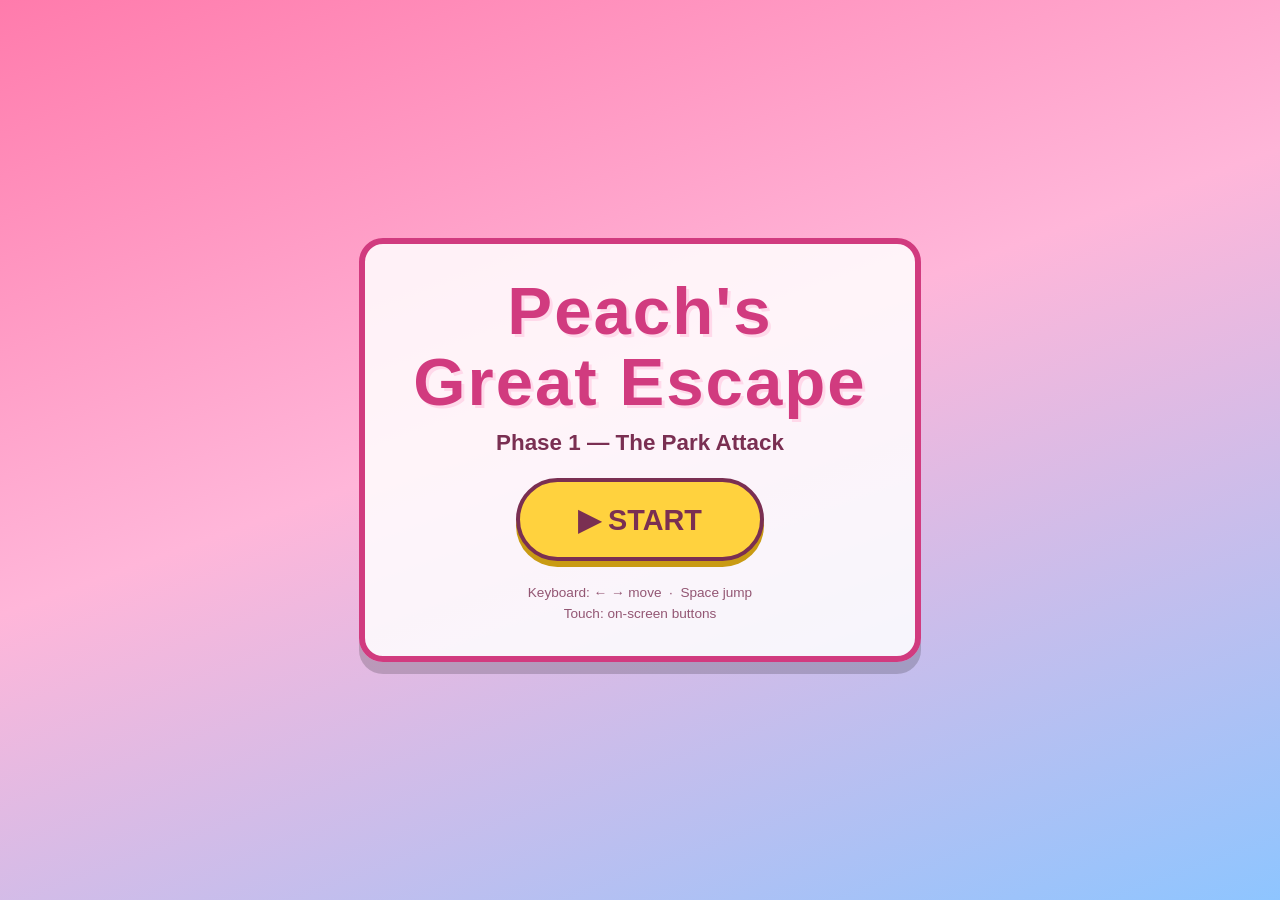
<file: app/src/main/assets/princess/index.html>
<!DOCTYPE html>
<html lang="en">
<head>
  <meta charset="UTF-8">
  <meta name="viewport" content="width=device-width, initial-scale=1.0, maximum-scale=1.0, user-scalable=no">
  <title>Peach's Great Escape</title>
  <meta name="description" content="A 3D/2D adventure: escape the giant scary monster and call for help!">
  <meta name="theme-color" content="#ff7bac">
  <link rel="manifest" href="manifest.webmanifest">
  <link rel="icon" href="icons/icon-192.png">
  <link rel="apple-touch-icon" href="icons/icon-192.png">
  <link rel="stylesheet" href="css/style.css">
  <script type="importmap">
  {
    "imports": {
      "three": "./js/vendor/three.module.js"
    }
  }
  </script>
</head>
<body>
  <!-- Title screen -->
  <div id="title-screen" class="screen">
    <div class="title-box">
      <h1>Peach's<br>Great Escape</h1>
      <p class="subtitle">Phase 1 &mdash; The Park Attack</p>
      <button id="start-btn" class="big-btn">▶ START</button>
      <p class="hint">Keyboard: ← → move &nbsp;·&nbsp; Space jump<br>Touch: on-screen buttons</p>
    </div>
  </div>

  <!-- 3D intro cutscene -->
  <div id="intro-screen" class="screen hidden">
    <canvas id="intro-canvas"></canvas>
    <div id="caption"></div>
    <button id="skip-btn">SKIP ▶▶</button>
  </div>

  <!-- 2D platformer -->
  <div id="game-screen" class="screen hidden">
    <canvas id="game-canvas"></canvas>
    <div id="hud">
      <span id="hud-warning"></span>
    </div>
    <div id="touch-controls">
      <div class="tc-left">
        <button class="tc-btn" id="tc-left">◀</button>
        <button class="tc-btn" id="tc-right">▶</button>
      </div>
      <div class="tc-right">
        <button class="tc-btn" id="tc-jump">⬆</button>
      </div>
    </div>
  </div>

  <!-- The End screen -->
  <div id="end-screen" class="screen hidden">
    <div class="title-box">
      <h1>⭐ THE END! ⭐</h1>
      <p class="subtitle">Mario saved Peach and Toad!<br><br>🎮 A game made by <strong>Almaha</strong> 🎮</p>
      <button id="replay-btn" class="big-btn">↻ PLAY AGAIN</button>
    </div>
  </div>

  <div id="fader"></div>

  <script type="module" src="js/main.js"></script>
</body>
</html>
</file>
<file: app/src/main/assets/camel/assets/index-CuxUI2_2.css>
*{margin:0;padding:0;box-sizing:border-box}html,body{width:100%;height:100%;overflow:hidden;background:#1a1208;font-family:Trebuchet MS,Segoe UI,sans-serif;color:#fff5e0;touch-action:none;-webkit-user-select:none;user-select:none;-webkit-touch-callout:none;-webkit-tap-highlight-color:transparent;overscroll-behavior:none}#app{position:relative;width:100vw;height:100dvh;height:100vh}#scene{position:absolute;top:0;right:0;bottom:0;left:0;width:100%;height:100%;display:block;touch-action:none}#ui-root{position:absolute;top:0;right:0;bottom:0;left:0;pointer-events:none}#ui-root>*{pointer-events:auto}#mute-btn{position:absolute;top:max(16px,env(safe-area-inset-top));right:max(16px,env(safe-area-inset-right));z-index:20;width:44px;height:44px;border-radius:50%;border:2px solid rgba(255,217,122,.5);background:#140f08a6;color:#fff5e0;font-size:1.2rem;cursor:pointer;display:flex;align-items:center;justify-content:center}#mute-btn:hover{border-color:#ffd97ae6}.screen{position:absolute;top:0;right:0;bottom:0;left:0;display:flex;flex-direction:column;align-items:center;justify-content:center;gap:18px;text-align:center;background:radial-gradient(circle at 50% 20%,#ffc87826,#0a08048c 70%)}.title{font-size:clamp(2.2rem,6vw,4.5rem);font-weight:800;letter-spacing:2px;color:#ffd97a;text-shadow:0 4px 18px rgba(0,0,0,.6),0 0 30px rgba(255,180,60,.4)}.subtitle{font-size:clamp(.9rem,2vw,1.2rem);color:#ffe9c2;opacity:.85;max-width:560px}.btn{font-family:inherit;font-size:1.05rem;font-weight:700;letter-spacing:.5px;padding:14px 34px;border-radius:999px;border:2px solid rgba(255,217,122,.7);background:linear-gradient(180deg,#e8a23b,#b56a1f);color:#241503;cursor:pointer;box-shadow:0 6px #6f3c0f,0 10px 20px #0006;transition:transform .08s ease}.btn:hover{filter:brightness(1.08)}.btn:active{transform:translateY(4px);box-shadow:0 2px #6f3c0f,0 4px 10px #0006}.btn.secondary{background:linear-gradient(180deg,#4a4038,#2b241f);border-color:#ffffff40;color:#fff5e0;box-shadow:0 6px #17130f,0 10px 20px #0006}.btn.secondary:active{box-shadow:0 2px #17130f,0 4px 10px #0006}.btn:disabled{opacity:.4;cursor:not-allowed;filter:grayscale(.4)}.row{display:flex;gap:14px;flex-wrap:wrap;justify-content:center}.col{display:flex;flex-direction:column;gap:10px}.difficulty-grid{display:flex;gap:22px;flex-wrap:wrap;justify-content:center;max-width:92vw}.difficulty-card{width:220px;padding:22px 18px;border-radius:16px;background:#1e160cbf;border:2px solid rgba(255,217,122,.25);cursor:pointer;transition:transform .15s ease,border-color .15s ease;text-align:center}.difficulty-card:hover{transform:translateY(-4px);border-color:#ffd97a99}.difficulty-card.selected{border-color:#ffd97a;box-shadow:0 0 24px #ffd97a73;background:#3c2a0ed9}.difficulty-icon{font-size:2.4rem;margin-bottom:6px}.difficulty-name{font-weight:800;font-size:1.15rem;color:#ffe9c2;margin-bottom:8px}.difficulty-desc{font-size:.8rem;opacity:.85;line-height:1.35}.difficulty-tag{margin-top:8px;font-size:.72rem;opacity:.8;letter-spacing:.5px;line-height:1.5}.camel-grid{display:flex;gap:22px;flex-wrap:wrap;justify-content:center;max-width:92vw}.camel-card{width:190px;padding:14px;border-radius:16px;background:#1e160cbf;border:2px solid rgba(255,217,122,.25);cursor:pointer;transition:transform .15s ease,border-color .15s ease}.camel-card:hover{transform:translateY(-4px);border-color:#ffd97a99}.camel-card.selected{border-color:#ffd97a;box-shadow:0 0 24px #ffd97a73;background:#3c2a0ed9}.camel-swatch{width:100%;height:54px;border-radius:10px;margin-bottom:10px;border:2px solid rgba(255,255,255,.15)}.camel-name{font-weight:700;font-size:1.05rem;margin-bottom:8px;color:#ffe9c2}.stat-bar-label{display:flex;justify-content:space-between;font-size:.72rem;opacity:.8;margin-top:6px}.stat-bar{height:7px;border-radius:6px;background:#ffffff26;overflow:hidden}.stat-bar>div{height:100%;border-radius:6px}.stat-bar.speed>div{background:#ff8f4d}.stat-bar.stamina>div{background:#6fd17a}.stat-bar.accel>div{background:#6fb8ff}.customize-panel{display:flex;gap:40px;align-items:center;background:#140f08b3;border-radius:20px;padding:30px 40px;border:1px solid rgba(255,217,122,.2)}.customize-controls{display:flex;flex-direction:column;gap:16px;width:300px;text-align:left}.field label{display:block;font-size:.85rem;margin-bottom:6px;opacity:.85}.field input[type=range]{width:100%}.swatch-row{display:flex;gap:8px;flex-wrap:wrap}.swatch{width:30px;height:30px;border-radius:50%;border:2px solid rgba(255,255,255,.3);cursor:pointer}.swatch.active{border-color:#ffd97a;box-shadow:0 0 10px #ffd97ab3}.style-row{display:flex;gap:8px}.style-btn{flex:1;padding:8px 4px;border-radius:8px;border:2px solid rgba(255,255,255,.2);background:#ffffff0d;color:#fff5e0;cursor:pointer;font-size:.8rem}.style-btn.active{border-color:#ffd97a;background:#ffd97a26}#preview-viewport{width:320px;height:380px;border-radius:16px;overflow:hidden;border:1px solid rgba(255,255,255,.15)}.hud{position:absolute;top:0;right:0;bottom:0;left:0;display:flex;flex-direction:column;justify-content:space-between;padding:18px;padding-top:max(18px,env(safe-area-inset-top));padding-bottom:max(18px,env(safe-area-inset-bottom));padding-left:max(18px,env(safe-area-inset-left));padding-right:max(18px,env(safe-area-inset-right))}.hud-top{display:flex;justify-content:space-between;align-items:flex-start;flex-wrap:wrap;gap:10px}.hud-top.mp{flex-direction:column;align-items:center}.mp-stamina-row{display:flex;justify-content:space-between;width:100%;gap:10px}.stamina-wrap{width:min(300px,42vw);background:#140f08a6;border-radius:12px;padding:10px 14px;border:1px solid rgba(255,217,122,.3)}.stamina-wrap.compact{width:min(220px,40vw)}.stamina-title{font-size:.75rem;opacity:.85;margin-bottom:4px;display:flex;justify-content:space-between}.stamina-track{height:14px;border-radius:8px;background:#0006;overflow:hidden;border:1px solid rgba(255,255,255,.15)}.stamina-fill{height:100%;background:linear-gradient(90deg,#6fd17a,#38b04a);transition:width .08s linear,background .2s}.stamina-fill.tired{background:linear-gradient(90deg,#ff5b5b,#b32323)}.race-timer{font-size:clamp(1.15rem,4vw,1.6rem);font-weight:800;color:#ffd97a;text-shadow:0 2px 8px rgba(0,0,0,.6)}.position-badge{font-size:clamp(.8rem,2.6vw,1rem);font-weight:700;background:#140f08a6;border-radius:10px;padding:6px 14px;border:1px solid rgba(255,217,122,.3);white-space:nowrap}.hud-bottom{display:flex;justify-content:center;padding-bottom:10px}.hud-bottom-mp{display:flex;justify-content:space-between;width:100%;padding:0 max(16px,4vw)}.boost-btn{width:clamp(96px,30vw,130px);height:clamp(96px,30vw,130px);border-radius:50%;font-size:clamp(.85rem,3.2vw,1.1rem);font-weight:800;background:radial-gradient(circle at 35% 30%,#ffcf6b,#b5641a);border:4px solid rgba(255,255,255,.5);color:#241503;box-shadow:0 8px #6f3c0f,0 14px 26px #00000080;-webkit-user-select:none;user-select:none;touch-action:none;-webkit-tap-highlight-color:transparent}.boost-btn:active,.boost-btn.pressed{transform:translateY(6px) scale(.97);box-shadow:0 2px #6f3c0f,0 6px 14px #00000080}.boost-btn.tired-btn{background:radial-gradient(circle at 35% 30%,#888,#444);border-color:#ff787880}.tired-flag{position:absolute;top:50%;left:50%;transform:translate(-50%,-60%);font-size:1.6rem;font-weight:800;color:#ff8080;text-shadow:0 2px 10px rgba(0,0,0,.7);opacity:0;transition:opacity .2s;pointer-events:none}.tired-flag.show{opacity:1}.checkpoint-flag{position:absolute;top:22%;left:50%;transform:translate(-50%,-50%);font-size:1.3rem;font-weight:800;color:#7be3b0;text-shadow:0 2px 10px rgba(0,0,0,.7);opacity:0;transition:opacity .3s;pointer-events:none;white-space:nowrap}.checkpoint-flag.show{opacity:1}.hint{font-size:.75rem;opacity:.7;text-align:center;margin-top:8px}.results-list{display:flex;flex-direction:column;gap:8px;width:320px}.results-row{display:flex;justify-content:space-between;padding:10px 16px;border-radius:10px;background:#ffffff0f;border:1px solid rgba(255,255,255,.1)}.results-row.you{border-color:#ffd97a;background:#ffd97a1f}.results-row .place{font-weight:800;width:30px}@media (max-width: 480px){.title{letter-spacing:1px}.difficulty-tag{font-size:.62rem;line-height:1.4}.stamina-title{font-size:.65rem}.hint{font-size:.68rem}.customize-panel{flex-direction:column;padding:18px 20px;gap:16px}.customize-controls{width:min(280px,82vw)}.camel-card,.difficulty-card{width:min(160px,40vw);padding:14px 10px}.difficulty-icon{font-size:2rem}}@media (max-width: 480px) and (orientation: portrait){.hud-bottom-mp{flex-direction:row;padding:0 8px;gap:8px}.boost-btn{width:84px;height:84px;font-size:.75rem}}
</file>
<file: app/src/main/assets/princess/css/style.css>
* { margin: 0; padding: 0; box-sizing: border-box; }

html, body {
  width: 100%;
  height: 100%;
  overflow: hidden;
  background: #000;
  font-family: 'Segoe UI', 'Trebuchet MS', sans-serif;
  -webkit-user-select: none;
  user-select: none;
  touch-action: none;
}

.screen {
  position: fixed;
  inset: 0;
  display: flex;
  align-items: center;
  justify-content: center;
}
.hidden { display: none !important; }

canvas { display: block; width: 100%; height: 100%; }

/* ---------- Title / End screens ---------- */
#title-screen, #end-screen {
  background: linear-gradient(160deg, #ff7bac 0%, #ffb6d9 45%, #8ec5ff 100%);
}
.title-box {
  text-align: center;
  padding: 2rem 3rem;
  background: rgba(255, 255, 255, 0.85);
  border: 6px solid #d13b7f;
  border-radius: 24px;
  box-shadow: 0 12px 0 rgba(0,0,0,.18);
  max-width: 90vw;
}
.title-box h1 {
  font-size: clamp(2.2rem, 7vw, 4.2rem);
  color: #d13b7f;
  text-shadow: 3px 3px 0 #ffd9ea;
  letter-spacing: 2px;
  line-height: 1.05;
}
.subtitle {
  margin: 0.8rem 0 1.4rem;
  font-size: clamp(1rem, 3vw, 1.4rem);
  color: #7a2f52;
  font-weight: 600;
}
.big-btn {
  font-size: clamp(1.2rem, 4vw, 1.8rem);
  font-weight: 800;
  padding: 0.7em 2em;
  border: 4px solid #7a2f52;
  border-radius: 999px;
  background: #ffd23e;
  color: #7a2f52;
  cursor: pointer;
  box-shadow: 0 6px 0 #c99b13;
  transition: transform .08s, box-shadow .08s;
}
.big-btn:active { transform: translateY(5px); box-shadow: 0 1px 0 #c99b13; }
.hint {
  margin-top: 1.4rem;
  font-size: .85rem;
  color: #7a2f52;
  opacity: .8;
  line-height: 1.5;
}

/* ---------- Intro ---------- */
#intro-screen { background: #000; }
#caption {
  position: absolute;
  bottom: 8%;
  left: 50%;
  transform: translateX(-50%);
  max-width: 85vw;
  padding: .6em 1.4em;
  background: rgba(0, 0, 0, 0.65);
  color: #fff;
  font-size: clamp(1rem, 3.4vw, 1.6rem);
  font-weight: 700;
  border-radius: 14px;
  text-align: center;
  letter-spacing: .5px;
  opacity: 0;
  transition: opacity .4s;
  pointer-events: none;
}
#caption.show { opacity: 1; }
#skip-btn {
  position: absolute;
  top: 14px;
  right: 14px;
  padding: .5em 1.2em;
  font-size: .95rem;
  font-weight: 700;
  background: rgba(0,0,0,.5);
  color: #fff;
  border: 2px solid rgba(255,255,255,.7);
  border-radius: 999px;
  cursor: pointer;
}
#skip-btn:hover { background: rgba(0,0,0,.75); }

/* ---------- Game ---------- */
#game-screen { background: #1a1023; }
#hud {
  position: absolute;
  top: 10px;
  left: 0;
  width: 100%;
  text-align: center;
  pointer-events: none;
}
#hud-warning {
  display: inline-block;
  padding: .3em 1em;
  border-radius: 10px;
  font-weight: 800;
  font-size: clamp(.9rem, 3vw, 1.3rem);
  color: #fff;
  background: rgba(200, 30, 30, .75);
  opacity: 0;
  transition: opacity .3s;
}
#hud-warning.show { opacity: 1; animation: pulse 0.6s infinite alternate; }
@keyframes pulse { from { transform: scale(1); } to { transform: scale(1.08); } }

/* ---------- Touch controls ---------- */
#touch-controls {
  position: absolute;
  bottom: 0;
  left: 0;
  width: 100%;
  display: none;
  justify-content: space-between;
  padding: 0 4vw 4vw;
  pointer-events: none;
}
body.touch #touch-controls { display: flex; }
.tc-left, .tc-right { display: flex; gap: 4vw; }
.tc-btn {
  width: clamp(58px, 16vw, 90px);
  height: clamp(58px, 16vw, 90px);
  border-radius: 50%;
  border: 3px solid rgba(255,255,255,.8);
  background: rgba(255,255,255,.18);
  color: #fff;
  font-size: clamp(1.4rem, 6vw, 2.2rem);
  pointer-events: auto;
  -webkit-tap-highlight-color: transparent;
}
.tc-btn:active { background: rgba(255,255,255,.45); }

/* ---------- Fader ---------- */
#fader {
  position: fixed;
  inset: 0;
  background: #000;
  opacity: 0;
  pointer-events: none;
  transition: opacity .6s;
  z-index: 50;
}
#fader.on { opacity: 1; }
</file>
